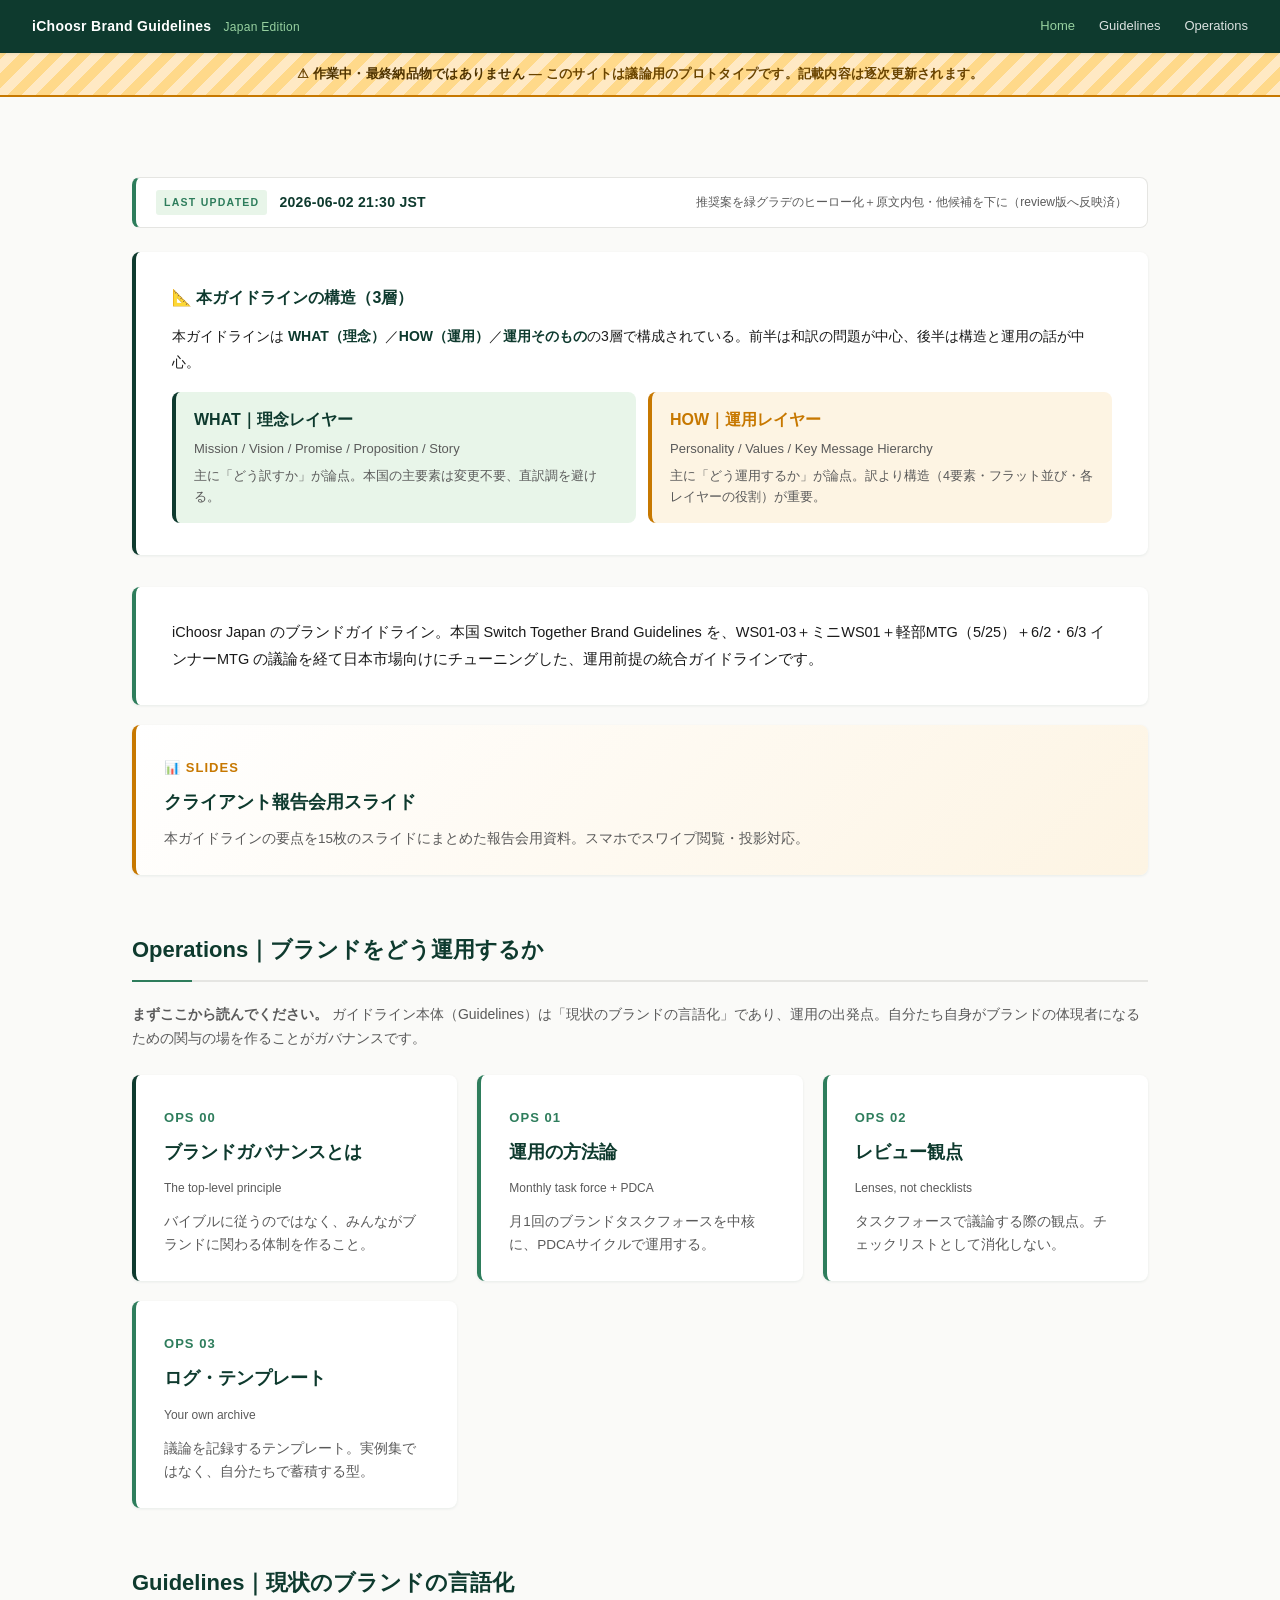
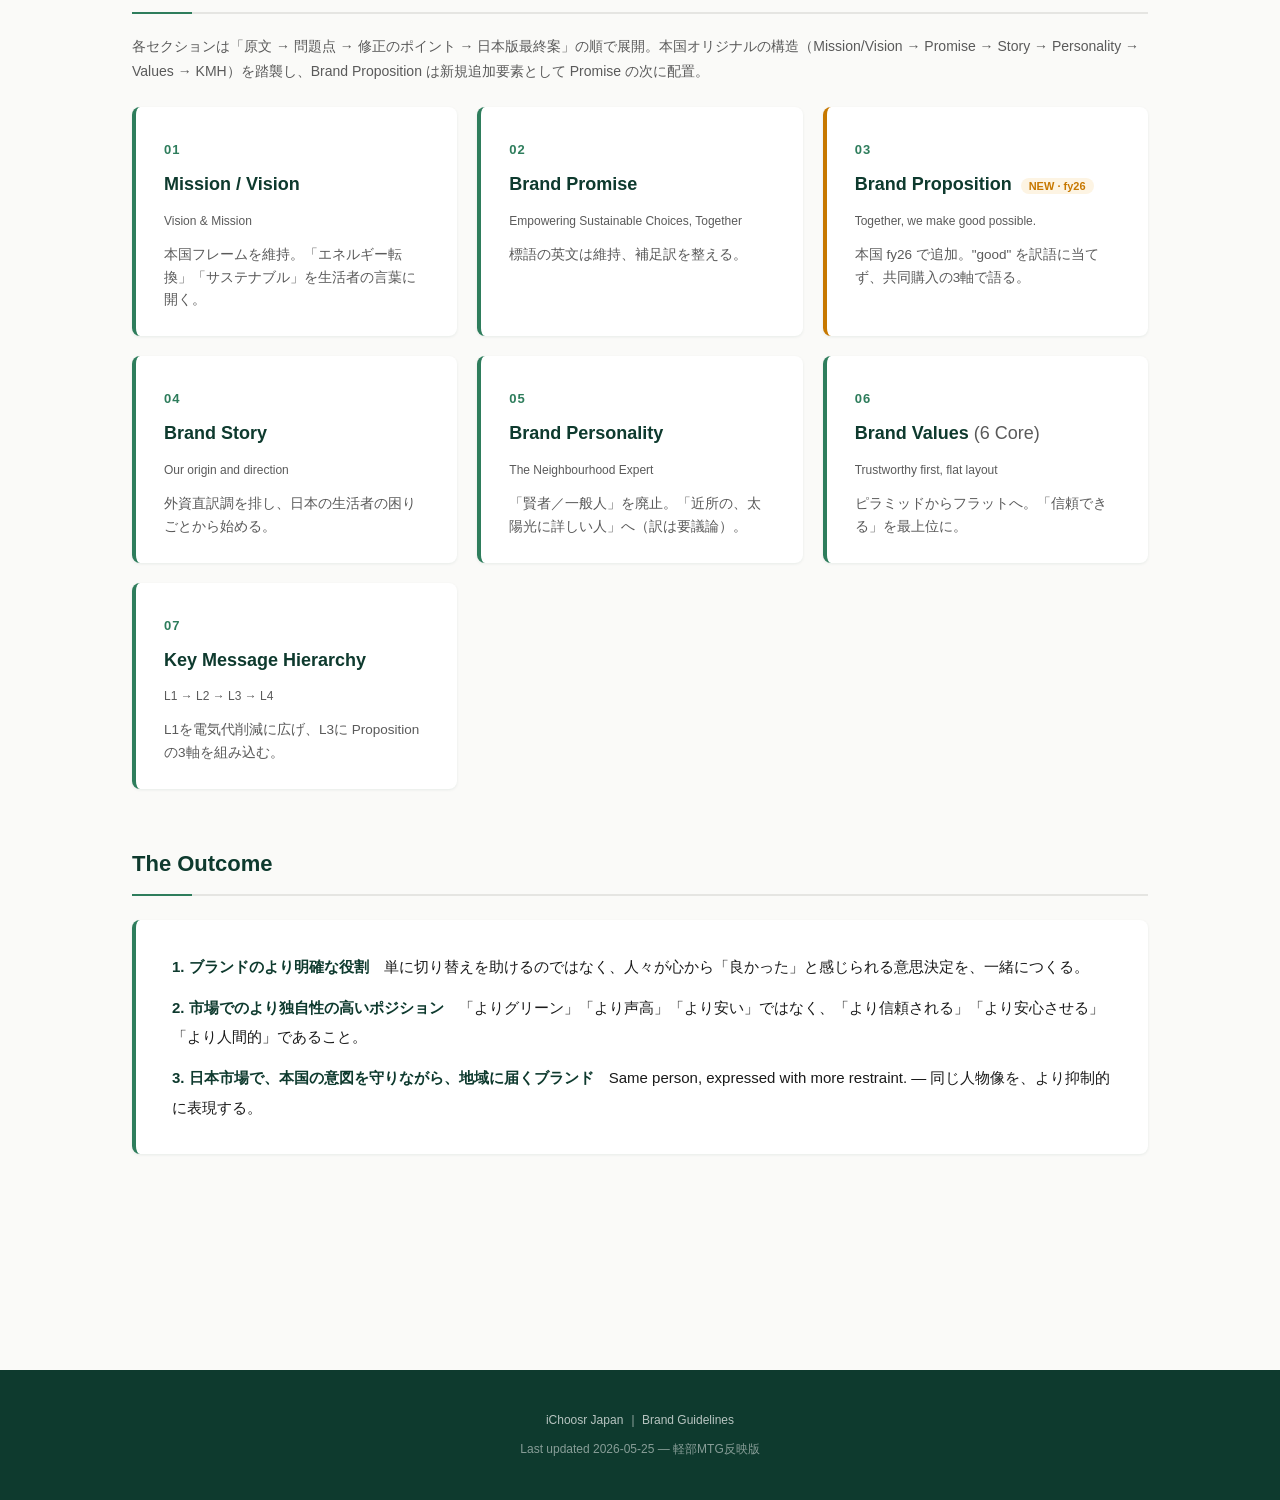
<file: index.html>
<!DOCTYPE html>
<html lang="ja">
<head>
<meta charset="UTF-8">
<meta name="viewport" content="width=device-width, initial-scale=1.0">
<title>iChoosr 日本版ブランドガイドライン</title>
<meta name="robots" content="noindex,nofollow">
<meta name="description" content="iChoosr 日本版ブランドガイドライン。本国 Switch Together Brand Guidelines を WS01-03＋ミニWS01 の議論を経て日本市場向けにチューニングした、運用前提の統合ガイドライン。">
<link rel="icon" type="image/svg+xml" href="favicon.svg">
<meta property="og:title" content="iChoosr 日本版ブランドガイドライン">
<meta property="og:description" content="運用前提の統合ブランドガイドライン。">
<meta property="og:type" content="website">
<meta property="og:image" content="og-image.svg">
<meta name="twitter:card" content="summary_large_image">
<link rel="stylesheet" href="assets/style.css">
</head>
<body>

<header class="site-header">
  <div class="brand">iChoosr Brand Guidelines <span>Japan Edition</span></div>
  <nav>
    <a href="index.html" class="active">Home</a>
    <a href="guidelines/01-mission-vision.html">Guidelines</a>
    <a href="operations/00-governance.html">Operations</a>
  </nav>
</header>

<div class="wip-banner">
  ⚠ <strong>作業中・最終納品物ではありません</strong> — このサイトは議論用のプロトタイプです。記載内容は逐次更新されます。
</div>

<main>
<div class="container">

  <div class="last-updated">
    <span class="lu-label">Last updated</span>
    <span class="lu-time">2026-06-02 21:30 JST</span>
    <span class="lu-note">推奨案を緑グラデのヒーロー化＋原文内包・他候補を下に（review版へ反映済）</span>
  </div>

  <section class="intro-block" style="margin: 24px 0 32px; border-left-color: var(--deep);">
    <h3 style="font-size: 16px; color: var(--deep); margin-bottom: 12px;">📐 本ガイドラインの構造（3層）</h3>
    <p style="font-size: 14px; line-height: 1.85;">本ガイドラインは <strong>WHAT（理念）</strong>／<strong>HOW（運用）</strong>／<strong>運用そのもの</strong>の3層で構成されている。前半は和訳の問題が中心、後半は構造と運用の話が中心。</p>
    <div style="display: grid; grid-template-columns: repeat(auto-fit, minmax(250px, 1fr)); gap: 12px; margin-top: 16px;">
      <div style="padding: 14px 18px; background: var(--tint); border-radius: 8px; border-left: 4px solid var(--deep);">
        <strong style="color: var(--deep);">WHAT｜理念レイヤー</strong><br>
        <span style="font-size: 13px; color: var(--gray);">Mission / Vision / Promise / Proposition / Story</span><br>
        <span style="font-size: 12.5px; color: var(--gray); margin-top: 4px; display: block;">主に「どう訳すか」が論点。本国の主要素は変更不要、直訳調を避ける。</span>
      </div>
      <div style="padding: 14px 18px; background: var(--amber-soft); border-radius: 8px; border-left: 4px solid var(--amber);">
        <strong style="color: var(--amber);">HOW｜運用レイヤー</strong><br>
        <span style="font-size: 13px; color: var(--gray);">Personality / Values / Key Message Hierarchy</span><br>
        <span style="font-size: 12.5px; color: var(--gray); margin-top: 4px; display: block;">主に「どう運用するか」が論点。訳より構造（4要素・フラット並び・各レイヤーの役割）が重要。</span>
      </div>
    </div>
  </section>

  <section class="intro-block" style="margin: 24px 0 0;">
    <p style="font-size: 14.5px; line-height: 1.85; color: var(--ink);">iChoosr Japan のブランドガイドライン。本国 Switch Together Brand Guidelines を、WS01-03＋ミニWS01＋軽部MTG（5/25）＋6/2・6/3 インナーMTG の議論を経て日本市場向けにチューニングした、運用前提の統合ガイドラインです。</p>
  </section>

  <a href="slides.html" class="section-card" style="display:block; margin-top:20px; border-left-color: var(--amber); background: linear-gradient(135deg, var(--paper) 0%, var(--amber-soft) 100%);">
    <span class="num" style="color: var(--amber);">📊 SLIDES</span>
    <h3>クライアント報告会用スライド</h3>
    <p class="desc">本ガイドラインの要点を15枚のスライドにまとめた報告会用資料。スマホでスワイプ閲覧・投影対応。</p>
  </a>

  <h2 class="section-h">Operations｜ブランドをどう運用するか</h2>
  <p style="color: var(--gray); margin-bottom: 8px; font-size: 14px;"><strong>まずここから読んでください。</strong> ガイドライン本体（Guidelines）は「現状のブランドの言語化」であり、運用の出発点。自分たち自身がブランドの体現者になるための関与の場を作ることがガバナンスです。</p>
  <div class="section-grid">
    <a href="operations/00-governance.html" class="section-card" style="border-left-color: var(--deep);">
      <span class="num">OPS 00</span>
      <h3>ブランドガバナンスとは</h3>
      <p class="en">The top-level principle</p>
      <p class="desc">バイブルに従うのではなく、みんながブランドに関わる体制を作ること。</p>
    </a>
    <a href="operations/01-methodology.html" class="section-card">
      <span class="num">OPS 01</span>
      <h3>運用の方法論</h3>
      <p class="en">Monthly task force + PDCA</p>
      <p class="desc">月1回のブランドタスクフォースを中核に、PDCAサイクルで運用する。</p>
    </a>
    <a href="operations/02-checklist.html" class="section-card">
      <span class="num">OPS 02</span>
      <h3>レビュー観点</h3>
      <p class="en">Lenses, not checklists</p>
      <p class="desc">タスクフォースで議論する際の観点。チェックリストとして消化しない。</p>
    </a>
    <a href="operations/03-templates.html" class="section-card">
      <span class="num">OPS 03</span>
      <h3>ログ・テンプレート</h3>
      <p class="en">Your own archive</p>
      <p class="desc">議論を記録するテンプレート。実例集ではなく、自分たちで蓄積する型。</p>
    </a>
  </div>

  <h2 class="section-h">Guidelines｜現状のブランドの言語化</h2>
  <p style="color: var(--gray); margin-bottom: 8px; font-size: 14px;">各セクションは「原文 → 問題点 → 修正のポイント → 日本版最終案」の順で展開。本国オリジナルの構造（Mission/Vision → Promise → Story → Personality → Values → KMH）を踏襲し、Brand Proposition は新規追加要素として Promise の次に配置。</p>
  <div class="section-grid">
    <a href="guidelines/01-mission-vision.html" class="section-card">
      <span class="num">01</span>
      <h3>Mission / Vision</h3>
      <p class="en">Vision &amp; Mission</p>
      <p class="desc">本国フレームを維持。「エネルギー転換」「サステナブル」を生活者の言葉に開く。</p>
    </a>
    <a href="guidelines/02-brand-promise.html" class="section-card">
      <span class="num">02</span>
      <h3>Brand Promise</h3>
      <p class="en">Empowering Sustainable Choices, Together</p>
      <p class="desc">標語の英文は維持、補足訳を整える。</p>
    </a>
    <a href="guidelines/03-brand-proposition.html" class="section-card" style="border-left-color: var(--amber);">
      <span class="num">03</span>
      <h3>Brand Proposition <span style="font-size: 11px; color: var(--amber); background: var(--amber-soft); padding: 2px 8px; border-radius: 999px; margin-left: 4px;">NEW · fy26</span></h3>
      <p class="en">Together, we make good possible.</p>
      <p class="desc">本国 fy26 で追加。"good" を訳語に当てず、共同購入の3軸で語る。</p>
    </a>
    <a href="guidelines/04-brand-story.html" class="section-card">
      <span class="num">04</span>
      <h3>Brand Story</h3>
      <p class="en">Our origin and direction</p>
      <p class="desc">外資直訳調を排し、日本の生活者の困りごとから始める。</p>
    </a>
    <a href="guidelines/05-brand-personality.html" class="section-card">
      <span class="num">05</span>
      <h3>Brand Personality</h3>
      <p class="en">The Neighbourhood Expert</p>
      <p class="desc">「賢者／一般人」を廃止。「近所の、太陽光に詳しい人」へ（訳は要議論）。</p>
    </a>
    <a href="guidelines/06-brand-values.html" class="section-card">
      <span class="num">06</span>
      <h3>Brand Values <span style="color: var(--gray); font-weight: 400;">(6 Core)</span></h3>
      <p class="en">Trustworthy first, flat layout</p>
      <p class="desc">ピラミッドからフラットへ。「信頼できる」を最上位に。</p>
    </a>
    <a href="guidelines/07-key-message-hierarchy.html" class="section-card">
      <span class="num">07</span>
      <h3>Key Message Hierarchy</h3>
      <p class="en">L1 → L2 → L3 → L4</p>
      <p class="desc">L1を電気代削減に広げ、L3に Proposition の3軸を組み込む。</p>
    </a>
  </div>

  <h2 class="section-h">The Outcome</h2>
  <div class="intro-block">
    <p><strong>1. ブランドのより明確な役割</strong>　単に切り替えを助けるのではなく、人々が心から「良かった」と感じられる意思決定を、一緒につくる。</p>
    <p><strong>2. 市場でのより独自性の高いポジション</strong>　「よりグリーン」「より声高」「より安い」ではなく、「より信頼される」「より安心させる」「より人間的」であること。</p>
    <p><strong>3. 日本市場で、本国の意図を守りながら、地域に届くブランド</strong>　Same person, expressed with more restraint. — 同じ人物像を、より抑制的に表現する。</p>
  </div>

</div>
</main>

<footer>
  <div>iChoosr Japan ｜ Brand Guidelines</div>
  <div class="meta">Last updated 2026-05-25 — 軽部MTG反映版</div>
</footer>

</body>
</html>
</file>
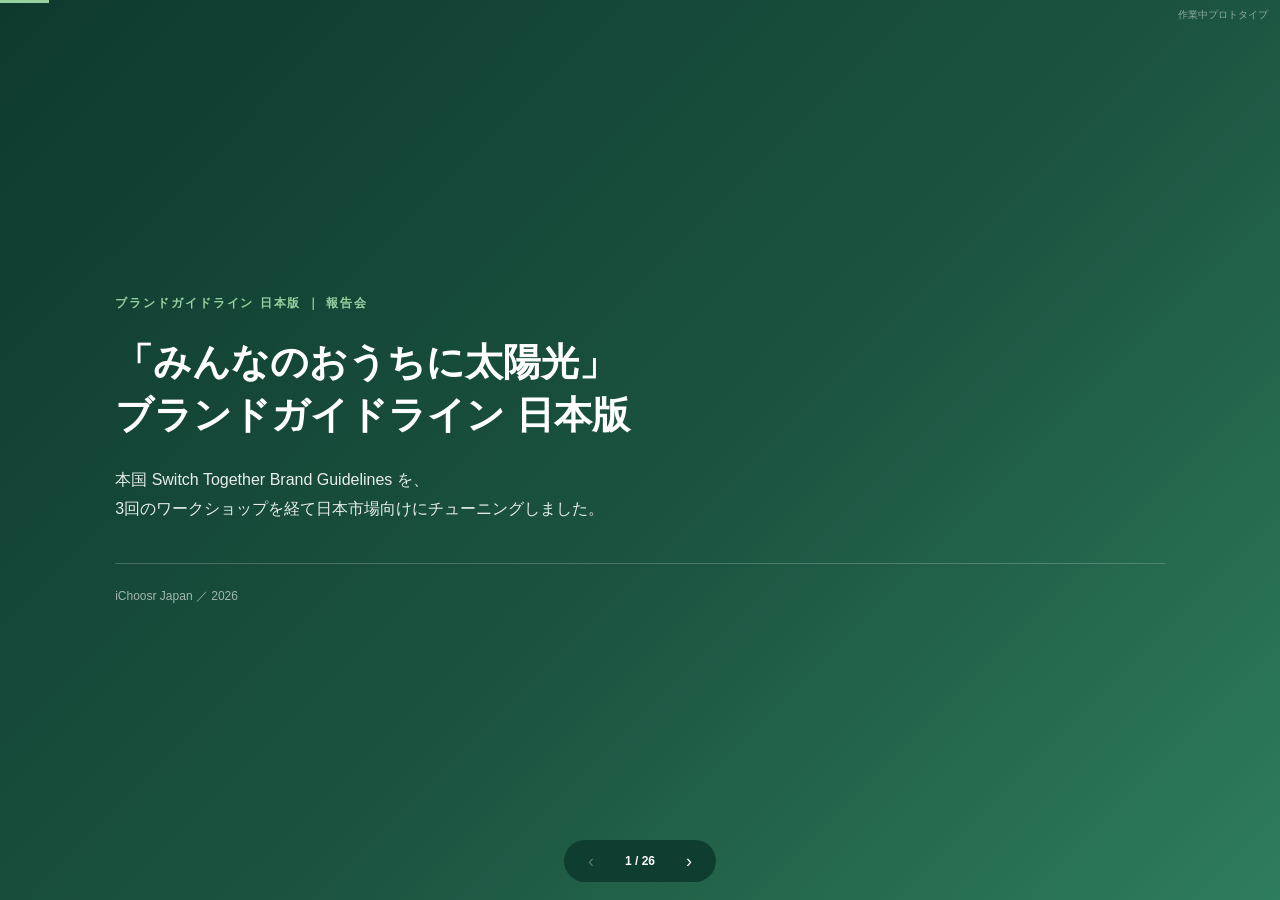
<file: slides.html>
<!DOCTYPE html>
<html lang="ja">
<head>
<meta charset="UTF-8">
<meta name="viewport" content="width=device-width, initial-scale=1.0, maximum-scale=1.0, user-scalable=no">
<title>iChoosr ブランドガイドライン 日本版 ｜ 報告会</title>
<meta name="robots" content="noindex,nofollow">
<link rel="icon" type="image/svg+xml" href="favicon.svg">
<style>
:root {
  --deep:#0E3A2E; --mid:#2E7D5C; --soft:#5BA68A; --pale:#97D1A0;
  --tint:#E8F5E9; --bg:#FAFAF8; --paper:#FFF; --ink:#1A1A1A;
  --gray:#5A5A5A; --line:#E5E5E2; --amber:#C77800; --amber-soft:#FDF4E3;
  --ng:#B0413E; --ng-soft:#FBEEEE;
  --font:"Hiragino Kaku Gothic ProN","Yu Gothic","Noto Sans JP",sans-serif;
  --font-en:"Inter","Helvetica Neue",Arial,sans-serif;
}
* { box-sizing:border-box; margin:0; padding:0; -webkit-tap-highlight-color:transparent; }
html,body { height:100%; }
body { font-family:var(--font); color:var(--ink); background:var(--deep); overflow:hidden; }

.deck {
  display:flex; flex-direction:row;
  width:100%; height:100vh; height:100dvh;
  overflow-x:auto; overflow-y:hidden;
  scroll-snap-type:x mandatory; scroll-behavior:smooth;
  -webkit-overflow-scrolling:touch;
}
.deck::-webkit-scrollbar { display:none; }
.slide {
  flex:0 0 100%; width:100vw; height:100vh; height:100dvh;
  scroll-snap-align:center; scroll-snap-stop:always;
  display:flex; align-items:center; justify-content:center;
  padding:0; background:var(--bg);
}
.slide-inner {
  width:100%; max-width:1000px; height:100%;
  padding:44px 56px; overflow-y:auto;
  display:flex; flex-direction:column; justify-content:center;
}
@media (max-width:680px) {
  .slide-inner { padding:58px 20px 40px; justify-content:flex-start; max-width:none; }
}

/* 見出し */
.s-head { margin-bottom:20px; border-left:5px solid var(--deep); padding-left:16px; }
.s-num { font-family:var(--font-en); font-size:13px; font-weight:700; color:var(--mid); letter-spacing:.1em; }
.s-cat { font-size:12px; font-weight:700; color:var(--amber); margin-left:10px; letter-spacing:.04em; }
.s-head h2 { font-size:28px; font-weight:800; color:var(--deep); line-height:1.3; margin-top:6px; }
@media (max-width:680px) { .s-head h2 { font-size:21px; } }
.lead { font-size:14.5px; line-height:1.8; color:var(--ink); margin-bottom:20px; }
.note-line { font-size:12px; color:var(--gray); margin-top:18px; line-height:1.7; }

/* 表紙 */
.s-cover, .s-closing {
  width:100%; min-height:100%; padding:64px 9vw;
  display:flex; flex-direction:column; justify-content:center;
  background:linear-gradient(135deg,var(--deep) 0%,#1B5340 55%,var(--mid) 100%);
  color:#fff;
}
.slide.is-cover { padding:0; }
.slide.is-cover .slide-inner { max-width:none; width:100%; padding:0; height:100%; }
.cover-label { font-family:var(--font-en); font-size:12px; font-weight:700; letter-spacing:.16em; color:var(--pale); margin-bottom:24px; }
.s-cover h1, .s-closing h1 { font-size:38px; font-weight:800; line-height:1.4; margin-bottom:24px; }
@media (max-width:680px) { .s-cover h1, .s-closing h1 { font-size:26px; } }
.cover-sub { font-size:16px; line-height:1.8; color:rgba(255,255,255,.9); margin-bottom:40px; }
@media (max-width:680px) { .cover-sub { font-size:14px; } }
.cover-foot { font-family:var(--font-en); font-size:12px; color:rgba(255,255,255,.6); padding-top:24px; border-top:1px solid rgba(255,255,255,.2); }

/* ゴール（バグ修正：本文を専用ラッパに） */
.goal-grid { display:flex; flex-direction:column; gap:14px; }
.goal-card { background:var(--paper); border-radius:10px; padding:18px 24px; border-left:4px solid var(--mid); box-shadow:0 1px 3px rgba(14,58,46,.08); display:flex; gap:18px; align-items:flex-start; }
.gnum { flex:0 0 auto; font-family:var(--font-en); font-size:26px; font-weight:800; color:var(--mid); line-height:1.1; width:34px; }
.gc-body { flex:1; min-width:0; }
.goal-card h3 { font-size:16px; color:var(--deep); margin-bottom:5px; }
.goal-card p { font-size:13.5px; line-height:1.7; color:var(--gray); }

/* フロー */
.flow-steps { display:flex; align-items:stretch; gap:8px; flex-wrap:wrap; }
.fstep { flex:1; min-width:140px; background:var(--paper); border-radius:10px; padding:18px; box-shadow:0 1px 3px rgba(14,58,46,.08); }
.fstep.accent { background:var(--deep); color:#fff; }
.fstep.accent h3, .fstep.accent .ft-tag { color:#fff; }
.fstep.accent p { color:rgba(255,255,255,.85); }
.ft-tag { font-family:var(--font-en); font-size:10px; font-weight:700; letter-spacing:.1em; color:var(--mid); display:block; margin-bottom:8px; }
.fstep h3 { font-size:15px; color:var(--deep); margin-bottom:6px; }
.fstep p { font-size:12px; line-height:1.6; color:var(--gray); }
.farrow { align-self:center; color:var(--gray); font-size:18px; }
@media (max-width:680px) { .farrow { display:none; } .flow-steps { flex-direction:column; } }

/* 基本方針 */
.principle-grid { display:flex; gap:16px; flex-wrap:wrap; }
.p-card { flex:1; min-width:200px; background:var(--paper); border-radius:10px; padding:24px 26px; border-top:4px solid var(--mid); box-shadow:0 1px 3px rgba(14,58,46,.08); }
.pk { font-family:var(--font-en); font-size:12px; font-weight:700; color:var(--mid); letter-spacing:.08em; margin-bottom:10px; }
.p-card h3 { font-size:19px; color:var(--deep); line-height:1.45; margin-bottom:12px; }
.p-card p { font-size:13.5px; line-height:1.75; color:var(--gray); }

/* 全体構造 */
.layer-grid { display:flex; flex-direction:column; gap:12px; }
.layer-box { border-radius:10px; padding:18px 24px; }
.layer-box.what { background:var(--tint); border-left:4px solid var(--deep); }
.layer-box.how { background:var(--amber-soft); border-left:4px solid var(--amber); }
.layer-box.ops { background:#EEF2F0; border-left:4px solid var(--soft); }
.lb-tag { font-family:var(--font-en); font-size:12px; font-weight:700; letter-spacing:.08em; display:block; margin-bottom:8px; }
.layer-box.what .lb-tag { color:var(--deep); }
.layer-box.how .lb-tag { color:var(--amber); }
.layer-box.ops .lb-tag { color:var(--mid); }
.lb-items { font-size:14.5px; font-weight:700; color:var(--deep); margin-bottom:6px; }
.lb-desc { font-size:13px; line-height:1.65; color:var(--gray); }

/* ===== 推奨案（左大・緑グラデ） ===== */
.reco-grid { display:flex; gap:22px; align-items:stretch; }
@media (max-width:680px) { .reco-grid { flex-direction:column; gap:14px; } }
.reco-main { flex:1.45; display:flex; flex-direction:column; gap:14px; }
.reco-side { flex:1; display:flex; flex-direction:column; gap:11px; min-width:0; }
.rec-box { background:linear-gradient(135deg,var(--deep) 0%,var(--mid) 100%); color:#fff; border-radius:12px; padding:22px 24px; box-shadow:0 6px 22px rgba(14,58,46,.22); }
.rec-lbl { display:inline-block; font-family:var(--font-en); font-size:10.5px; font-weight:700; letter-spacing:.06em; color:var(--deep); background:var(--pale); padding:3px 11px; border-radius:999px; margin-bottom:12px; }
.rec-main { font-weight:700; line-height:1.6; }
.rec-box.lg .rec-main { font-size:21px; }
.rec-box.md .rec-main { font-size:16.5px; }
.rec-box.sm .rec-main { font-size:13.5px; font-weight:600; }
.rec-box.sm .rec-main p { margin-bottom:8px; }
@media (max-width:680px) {
  .rec-box.lg .rec-main { font-size:18px; }
  .rec-box.md .rec-main { font-size:15.5px; }
}
.rec-aim { font-size:12px; line-height:1.7; color:rgba(255,255,255,.9); padding-top:11px; margin-top:12px; border-top:1px solid rgba(255,255,255,.22); }
.rec-sub { background:rgba(255,255,255,.13); border-radius:8px; padding:12px 16px; margin-top:12px; }
.rs-label { display:block; font-size:11.5px; font-weight:700; color:var(--pale); margin-bottom:7px; }
.rec-sub ul { list-style:none; }
.rec-sub li { font-size:13px; line-height:1.75; color:#fff; }
.rec-sub li b { color:var(--pale); }
.rec-sub li.arrow { color:rgba(255,255,255,.7); font-size:11.5px; padding:2px 0; }

/* 右カラム：原文・方針・他候補 */
.src-box { background:#F2F3EF; border-radius:8px; padding:13px 16px; }
.src-lbl { font-size:10px; font-weight:700; letter-spacing:.04em; color:var(--gray); display:block; margin-bottom:7px; }
.src-en { font-family:var(--font-en); font-size:11px; line-height:1.55; color:var(--gray); margin-bottom:5px; }
.src-jp { font-size:11.5px; line-height:1.65; color:var(--gray); }
.policy-line { font-size:13px; line-height:1.7; color:var(--ink); }
.pl-lbl { display:inline-block; font-size:11px; font-weight:700; color:#fff; background:var(--mid); padding:2px 8px; border-radius:4px; margin-right:7px; }
.other-box { background:var(--paper); border:1px solid var(--line); border-radius:8px; padding:12px 16px; }
.ob-label { font-size:11px; font-weight:700; color:var(--gray); display:block; margin-bottom:6px; }
.opt-card { padding:7px 0; border-top:1px dashed var(--line); }
.opt-card:first-of-type { border-top:none; padding-top:2px; }
.opt-num { font-size:11px; font-weight:700; color:var(--mid); display:block; margin-bottom:2px; }
.opt-body { font-size:12px; line-height:1.6; color:var(--ink); }

/* 考え方（論点＋WSメモ） */
.ronten-grid { display:flex; gap:14px; margin-bottom:16px; }
@media (max-width:680px) { .ronten-grid { flex-direction:column; } }
.ronten-card { flex:1; background:var(--paper); border-radius:10px; padding:16px 18px; border-top:3px solid var(--mid); box-shadow:0 1px 3px rgba(14,58,46,.08); }
.rt-tag { font-size:11px; font-weight:700; color:var(--mid); display:block; margin-bottom:6px; }
.ronten-card h4 { font-size:14px; color:var(--deep); line-height:1.45; margin-bottom:8px; }
.ronten-card p { font-size:12px; line-height:1.65; color:var(--gray); }
.think-bottom { display:flex; gap:14px; align-items:stretch; }
@media (max-width:680px) { .think-bottom { flex-direction:column; } }
.ws-box { flex:1.4; background:var(--tint); border-radius:10px; padding:16px 20px; }
.ws-label { font-size:11.5px; font-weight:700; color:var(--deep); display:block; margin-bottom:8px; }
.ws-box ul { list-style:none; }
.ws-box li { font-size:12.5px; line-height:1.75; color:var(--ink); padding-left:14px; position:relative; }
.ws-box li::before { content:""; position:absolute; left:2px; top:11px; width:5px; height:5px; border-radius:50%; background:var(--soft); }
.ask-box { flex:1; background:var(--amber-soft); border-left:4px solid var(--amber); border-radius:6px; padding:14px 18px; font-size:12.5px; line-height:1.7; color:var(--ink); }
.ask-label { font-size:11px; font-weight:700; color:var(--amber); display:block; margin-bottom:6px; }

/* KMH */
.kmh-rows { display:flex; flex-direction:column; gap:10px; }
.kr { display:grid; grid-template-columns:54px 1fr; gap:16px; background:var(--paper); border-radius:8px; padding:14px 20px; box-shadow:0 1px 3px rgba(14,58,46,.08); border-left:4px solid var(--soft); align-items:start; }
.kr-lv { font-family:var(--font-en); font-size:20px; font-weight:800; color:var(--deep); }
.kr strong { font-size:14px; color:var(--deep); }
.kr p { font-size:12.5px; line-height:1.6; color:var(--ink); margin-top:4px; }
.kr-note { display:block; font-size:11.5px; color:var(--amber); margin-top:4px; }

/* ガバナンス */
.gov-hero { background:linear-gradient(135deg,var(--deep) 0%,var(--mid) 100%); color:#fff; border-radius:12px; padding:22px 28px; margin-bottom:16px; }
.gov-lead { font-size:18px; line-height:1.65; }
.gov-sub { font-size:12.5px; line-height:1.7; color:rgba(255,255,255,.85); margin-top:10px; }
@media (max-width:680px) { .gov-lead { font-size:15px; } }
.gov-grid { display:flex; gap:12px; flex-wrap:wrap; }
.gov-card { flex:1; min-width:160px; background:var(--paper); border-radius:10px; padding:16px 18px; border-top:4px solid var(--mid); box-shadow:0 1px 3px rgba(14,58,46,.08); }
.gov-card h3 { font-size:14px; color:var(--deep); margin-bottom:6px; }
.gov-card p { font-size:12px; line-height:1.65; color:var(--gray); }

/* NOT/THIS 比較 */
.cmp-grid { display:flex; gap:14px; margin-bottom:16px; }
@media (max-width:680px) { .cmp-grid { flex-direction:column; } }
.cmp-card { flex:1; border-radius:10px; padding:16px 20px; }
.cmp-card.no { background:var(--ng-soft); border-left:4px solid var(--ng); }
.cmp-card.yes { background:var(--tint); border-left:4px solid var(--mid); }
.cmp-label { font-family:var(--font-en); font-size:10px; font-weight:700; letter-spacing:.06em; display:block; margin-bottom:7px; }
.cmp-card.no .cmp-label { color:var(--ng); }
.cmp-card.yes .cmp-label { color:var(--mid); }
.cmp-card h4 { font-size:15px; color:var(--deep); margin-bottom:7px; }
.cmp-card p { font-size:12.5px; line-height:1.7; color:var(--gray); }

/* オペレーション 2カラム */
.ops-2col { display:flex; gap:20px; }
@media (max-width:680px) { .ops-2col { flex-direction:column; } }
.ops-col { flex:1; }
.ops-col-label { font-size:12px; font-weight:700; color:var(--mid); display:block; margin-bottom:10px; letter-spacing:.02em; }
.ag-rows { display:flex; flex-direction:column; gap:8px; }
.ag-row { display:flex; gap:12px; background:var(--paper); border-radius:8px; padding:10px 14px; box-shadow:0 1px 3px rgba(14,58,46,.07); align-items:flex-start; }
.ag-step { flex:0 0 auto; width:22px; height:22px; border-radius:50%; background:var(--mid); color:#fff; font-family:var(--font-en); font-size:12px; font-weight:700; display:flex; align-items:center; justify-content:center; margin-top:2px; }
.ag-row b { font-size:13px; color:var(--deep); }
.ag-row p { font-size:11.5px; line-height:1.55; color:var(--gray); margin-top:2px; }
.pdca-grid { display:flex; flex-direction:column; gap:8px; }
.pdca-card { background:var(--paper); border-radius:8px; padding:11px 16px; box-shadow:0 1px 3px rgba(14,58,46,.07); border-left:3px solid var(--soft); }
.pdca-card.act { border-left-color:var(--amber); }
.pd-k { font-family:var(--font-en); font-size:11px; font-weight:700; color:var(--mid); letter-spacing:.06em; margin-right:8px; }
.pdca-card.act .pd-k { color:var(--amber); }
.pdca-card b { font-size:13px; color:var(--deep); }
.pdca-card p { font-size:11.5px; line-height:1.55; color:var(--gray); margin-top:3px; }

/* CASE 4分類 */
.case-grid { display:flex; gap:12px; flex-wrap:wrap; }
.case-card { flex:1; min-width:200px; background:var(--paper); border-radius:10px; padding:16px 18px; box-shadow:0 1px 3px rgba(14,58,46,.08); border-top:3px solid var(--line); }
.case-card.on { border-top-color:var(--mid); }
.case-card.hot { background:var(--tint); border-top-color:var(--amber); }
.case-num { font-family:var(--font-en); font-size:11px; font-weight:700; color:var(--gray); display:block; margin-bottom:6px; }
.case-card.hot .case-num { color:var(--amber); }
.case-card h4 { font-size:14px; color:var(--deep); margin-bottom:6px; }
.case-card p { font-size:12px; line-height:1.65; color:var(--gray); }
.case-card b { color:var(--deep); }

/* レビュー観点 lens */
.lens-grid { display:flex; gap:12px; flex-wrap:wrap; margin-top:10px; }
.lens-card { flex:1; min-width:200px; background:var(--paper); border-radius:10px; padding:14px 18px; box-shadow:0 1px 3px rgba(14,58,46,.08); border-left:4px solid var(--soft); }
.lens-k { font-family:var(--font-en); font-size:11px; font-weight:700; color:var(--mid); letter-spacing:.04em; display:block; margin-bottom:6px; }
.lens-card p { font-size:12px; line-height:1.65; color:var(--gray); }

/* ログテーブル */
.log-wrap { border:1px solid var(--line); border-radius:8px; overflow:hidden; margin-bottom:14px; }
.log-bar { background:var(--tint); font-size:11.5px; font-weight:700; color:var(--deep); padding:8px 14px; }
.log-table { width:100%; border-collapse:collapse; }
.log-table th, .log-table td { border:1px solid var(--line); padding:7px 9px; font-size:11px; line-height:1.5; text-align:left; vertical-align:top; }
.log-table th { background:#F2F3EF; color:var(--gray); font-weight:700; font-size:10.5px; }
.log-table th.hot { background:var(--amber-soft); color:var(--amber); }
.log-table td { color:var(--ink); }
.log-note { background:var(--amber-soft); border-left:4px solid var(--amber); border-radius:6px; padding:13px 18px; font-size:12.5px; line-height:1.75; color:var(--ink); }
.ln-tag { font-size:11px; font-weight:700; color:var(--amber); display:block; margin-bottom:5px; }

/* 論点まとめ */
.ask-list { display:flex; flex-direction:column; gap:9px; }
.al-row { display:grid; grid-template-columns:180px 1fr; gap:16px; background:var(--paper); border-radius:8px; padding:13px 20px; box-shadow:0 1px 3px rgba(14,58,46,.08); border-left:4px solid var(--amber); align-items:center; }
@media (max-width:680px) { .al-row { grid-template-columns:1fr; gap:4px; } }
.al-sec { font-size:13px; font-weight:700; color:var(--deep); }
.al-row p { font-size:12.5px; line-height:1.6; color:var(--ink); }

/* ナビ */
.nav { position:fixed; bottom:18px; left:50%; transform:translateX(-50%); display:flex; align-items:center; gap:14px; background:rgba(14,58,46,.9); padding:8px 16px; border-radius:999px; z-index:50; }
.nav button { background:none; border:none; color:#fff; font-size:18px; cursor:pointer; padding:4px 8px; line-height:1; }
.nav button:disabled { opacity:.3; }
.nav .pageno { font-family:var(--font-en); font-size:12px; color:#fff; font-weight:600; min-width:48px; text-align:center; }
.progress { position:fixed; top:0; left:0; height:3px; background:var(--pale); z-index:51; transition:width .2s; }
.wip { position:fixed; top:8px; right:12px; font-size:10px; color:rgba(255,255,255,.5); z-index:50; font-family:var(--font-en); }

/* ===== 印刷／PDF（各スライド1ページ・16:9横） ===== */
@media print {
  html, body { height:auto; overflow:visible; background:#fff; }
  .deck { display:block; width:auto; height:auto; overflow:visible; scroll-snap-type:none; }
  .slide { width:1280px; height:720px; page-break-after:always; break-after:page; overflow:hidden; }
  .slide-inner { width:1280px; max-width:1280px; height:720px; padding:42px 64px; justify-content:center; overflow:hidden; }
  .nav, .progress, .wip { display:none !important; }
  @page { size:1280px 720px; margin:0; }
  .rec-box, .rec-sub, .gov-hero, .fstep.accent, .s-cover, .s-closing,
  .layer-box.what, .layer-box.how, .layer-box.ops, .ask-box, .src-box,
  .cmp-card.no, .cmp-card.yes, .case-card.hot, .log-bar, .log-note,
  .ws-box, .pdca-card.act, .ag-step, .log-table th.hot {
    -webkit-print-color-adjust:exact; print-color-adjust:exact;
  }
}
</style>
</head>
<body>
<div class="progress" id="progress"></div>
<div class="wip">作業中プロトタイプ</div>
<div class="deck" id="deck">
<section class="slide is-cover" id="slide-1"><div class="slide-inner">
<div class="s-cover">
  <div class="cover-label">ブランドガイドライン 日本版 ｜ 報告会</div>
  <h1>「みんなのおうちに太陽光」<br>ブランドガイドライン 日本版</h1>
  <p class="cover-sub">本国 Switch Together Brand Guidelines を、<br>3回のワークショップを経て日本市場向けにチューニングしました。</p>
  <div class="cover-foot">iChoosr Japan ／ 2026</div>
</div>
</div></section>
<section class="slide" id="slide-2"><div class="slide-inner">
<div class="s-head"><span class="s-num">01</span><h2>本日のゴール</h2></div>
<div class="goal-grid">
  <div class="goal-card"><div class="gnum">1</div><div class="gc-body"><h3>日本版の方向性を共有する</h3><p>本国ブックを日本市場向けにどう変えたか、その考え方と各要素の案をご覧いただきます。</p></div></div>
  <div class="goal-card"><div class="gnum">2</div><div class="gc-body"><h3>いくつかの論点にご意見をいただく</h3><p>まだ決め切れていない点について、皆さまの感覚をお聞かせください。</p></div></div>
  <div class="goal-card"><div class="gnum">3</div><div class="gc-body"><h3>運用の進め方を確認する</h3><p>このガイドラインを「作って終わり」にせず、どう使い続けるかを共有します。</p></div></div>
</div>
<p class="note-line">※ 完成版ではなく、議論のたたき台です。本日の意見を踏まえて仕上げていきます。</p>
</div></section>
<section class="slide" id="slide-3"><div class="slide-inner">
<div class="s-head"><span class="s-num">02</span><h2>プロジェクトの全体像</h2></div>
<p class="lead">本国のブランドブックを起点に、3回のワークショップで日本市場の実態と現場の声を反映し、日本版に落とし込みました。</p>
<div class="flow-steps">
  <div class="fstep"><span class="ft-tag">INPUT</span><h3>本国ブランドブック</h3><p>Switch Together Brand Guidelines ＋ fy26追加資料</p></div>
  <div class="farrow">→</div>
  <div class="fstep"><span class="ft-tag">WS 01-03</span><h3>3回のワークショップ</h3><p>内部分析 / 外部分析 / ユーザー分析</p></div>
  <div class="farrow">→</div>
  <div class="fstep"><span class="ft-tag">ミニWS</span><h3>方向性の確認</h3><p>各要素をどう変えるかを合意（5/18）</p></div>
  <div class="farrow">→</div>
  <div class="fstep accent"><span class="ft-tag">OUTPUT</span><h3>日本版ガイドライン</h3><p>本日ご報告する成果物</p></div>
</div>
</div></section>
<section class="slide" id="slide-4"><div class="slide-inner">
<div class="s-head"><span class="s-num">03</span><h2>日本版チューニングの 3つの基本方針</h2></div>
<div class="principle-grid">
  <div class="p-card"><div class="pk">方針 1</div><h3>本国の主要素は<br>変えない</h3><p>ミッション・ビジョンなどブランドの幹は本国のまま。日本が独自に作り変えるものではない、という前提を守ります。</p></div>
  <div class="p-card"><div class="pk">方針 2</div><h3>直訳調を<br>避ける</h3><p>「いかにも外資」「漢字が多い」「長すぎる」というワークショップの声を受け、生活者に届く日本語に整えます。</p></div>
  <div class="p-card"><div class="pk">方針 3</div><h3>社会性を<br>上から押し付けない</h3><p>「サステナブル」は訳の問題ではなく態度の問題。理念を上から掲げるのではなく、暮らしの実利から語りかけます。</p></div>
</div>
</div></section>
<section class="slide" id="slide-5"><div class="slide-inner">
<div class="s-head"><span class="s-num">04</span><h2>ガイドラインの全体構造</h2></div>
<p class="lead">ブランド要素は、性質によって「考え方を訳す層」と「運用で活かす層」に分かれ、さらにそれを支える「運用そのもの」の層があります。</p>
<div class="layer-grid">
  <div class="layer-box what">
    <span class="lb-tag">WHAT ｜ 理念の層</span>
    <p class="lb-items">Mission・Vision ／ Brand Promise ／ Brand Proposition ／ Brand Story</p>
    <p class="lb-desc">主に「どう訳すか」が論点。本国の主要素は変えず、日本語の伝わり方を整える。</p>
  </div>
  <div class="layer-box how">
    <span class="lb-tag">HOW ｜ 運用の層</span>
    <p class="lb-items">Brand Personality ／ Brand Values ／ Key Message Hierarchy</p>
    <p class="lb-desc">主に「どう運用するか」が論点。訳より、構造の理解と現場での使い方が重要。</p>
  </div>
  <div class="layer-box ops">
    <span class="lb-tag">OPERATIONS ｜ 運用そのもの</span>
    <p class="lb-items">ガバナンス ／ 月1タスクフォース ／ レビュー観点 ／ ログ</p>
    <p class="lb-desc">作って終わりにせず、ブランドを運用しながら育て続けるための体制。</p>
  </div>
</div>
</div></section>
<section class="slide" id="slide-6"><div class="slide-inner">
<div class="s-head"><span class="s-num">05</span><span class="s-cat">WHAT ｜ 理念</span><h2>Mission / Vision</h2></div>
<div class="reco-grid">
  <div class="reco-main"><div class="rec-box md"><span class="rec-lbl">Vision（推奨）</span><div class="rec-main">誰もが、暮らしのエネルギー選びに、自然と関われるようにする。</div><p class="rec-aim">本国フレーム維持（誰もが／easy／関わる）。「エネルギー転換」を「暮らしのエネルギー選び」に開き、社会性は前に出さず「自然と関われる」と日常化。</p></div><div class="rec-box md"><span class="rec-lbl">Mission（推奨）</span><div class="rec-main">家庭と事業者をデジタルサービスで結ぶことで、暮らしのエネルギーの選択を、誰もが納得して進められるようにする。</div><p class="rec-aim">曖昧な「プログラム」を「デジタルサービスで結ぶ」に置換し、何をする会社かを具体化。結語「納得して進める」が Brand Proposition と接続。</p></div></div>
  <div class="reco-side">
    <div class="src-box"><span class="src-lbl">原文（本国オリジナル）</span><p class="src-en">[Vision] To make it easy for everyone to contribute to the energy transition.</p><p class="src-jp">誰もが、エネルギー転換に貢献することを容易にする。</p><p class="src-en" style="margin-top:8px;">[Mission] We accelerate the energy transition. … We bring together consumers and suppliers on a large scale.</p><p class="src-jp">私たちはエネルギー転換を加速させ、消費者と供給者を大規模に結びつける。</p></div>
    <div class="policy-line"><span class="pl-lbl">方針</span>本国フレームは維持。「エネルギー転換」を生活者の言葉に開き、社会性を上から出さない。</div>
    <div class="other-box"><span class="ob-label">他の候補</span><div class="opt-card"><span class="opt-num">Vision｜安心軸</span><div class="opt-body">暮らしのエネルギーの選択を、安心して決められる社会をつくる。</div></div><div class="opt-card"><span class="opt-num">Vision｜社会貢献軸</span><div class="opt-body">エネルギー転換を加速させ、誰もがその一歩を踏み出せる社会をつくる。</div></div><div class="opt-card"><span class="opt-num">Mission｜中間</span><div class="opt-body">本国の「プログラム」を残し、事業構造により忠実な版。</div></div></div>
    
  </div>
</div>
</div></section>
<section class="slide" id="slide-7"><div class="slide-inner">
<div class="s-head"><span class="s-num">06</span><span class="s-cat">WHAT ｜ 理念</span><h2>Mission / Vision ― この案に至った考え方</h2></div>
<div class="ronten-grid"><div class="ronten-card"><span class="rt-tag">論点 1｜構造</span><h4>本国フレームは変更しない</h4><p>Vision・Mission の2層構造、本国の主要素はそのまま維持する（5/18 ミニWS合意）。</p></div><div class="ronten-card"><span class="rt-tag">論点 2｜翻訳</span><h4>直訳調を避ける</h4><p>「エンパワリングなカスタマージャーニー」など、日本市場で使われない／意味が伝わらない用語を平易に言い換える。</p></div><div class="ronten-card"><span class="rt-tag">論点 3｜固有</span><h4>「サステナブル」は態度の問題</h4><p>訳をどうするかではなく、社会課題を上から目線で生活者に押し付けないという態度の問題。社会性を上から振りかざさない。</p></div></div>
<div class="think-bottom"><div class="ws-box"><span class="ws-label">ワークショップでの声（WS01 ポストイットより）</span><ul><li>Vision がピンとこない（伝わりどころが弱い）</li><li>そもそもエネルギー転換が社会課題として認識されているか疑問</li><li>いかにも外資 ／ 漢字が多い ／ 長すぎて頭に入ってこない</li><li>かわいそうな選択をさせたくない ／ 生活者に寄り添いたい</li><li>社会問題を背負う気概は、そこまでない</li></ul></div><div class="ask-box"><span class="ask-label">ご意見をいただきたい点</span>「エネルギー転換」の言い換え方（脱炭素など）と、社会性をどこまで前に出すか。</div></div>
</div></section>
<section class="slide" id="slide-8"><div class="slide-inner">
<div class="s-head"><span class="s-num">07</span><span class="s-cat">WHAT ｜ 理念</span><h2>Brand Promise</h2></div>
<div class="reco-grid">
  <div class="reco-main"><div class="rec-box md"><span class="rec-lbl">本文（推奨）</span><div class="rec-main">「みんなのおうちに太陽光」は、専門のガイドと共同購入の力で、暮らしを良くする選択を、誰もが納得して進められるものにします。</div><p class="rec-aim">「みんなで集まる力」→「共同購入」に置換。社会貢献ニュアンスは弱めだが、ちょうど良い塩梅。アクション軸（納得して進める）と Personality（押し付けない）が一体に。</p></div><div class="rec-box lg"><span class="rec-lbl">標語（推奨）</span><div class="rec-main">暮らしのエネルギー選びを、みんなで。</div><p class="rec-aim">対象を「エネルギー選び」に絞り、日本の事業実態（太陽光中心）にフィット。英文 Empowering Sustainable Choices, Together. は標語として残す。</p></div></div>
  <div class="reco-side">
    <div class="src-box"><span class="src-lbl">原文（本国オリジナル）</span><p class="src-en">At Switch Together, we use our expert guidance and the power of group buying to make sustainable choices accessible and straightforward for everyone. — Empowering Sustainable Choices, Together.</p><p class="src-jp">専門的なガイダンスと共同購入の力で、誰もが持続可能な選択を簡単にできるようにします。（本国版日本語訳）</p></div>
    <div class="policy-line"><span class="pl-lbl">方針</span>「共同購入」はそのまま使用。社会貢献ニュアンスは弱め、暮らしの実利を軸に。</div>
    <div class="other-box"><span class="ob-label">他の候補</span><div class="opt-card"><span class="opt-num">本文｜社会貢献軸</span><div class="opt-body">サステナブルな選択を、誰にとっても可能にします。（社会性を最も残す）</div></div><div class="opt-card"><span class="opt-num">本文｜直訳寄り</span><div class="opt-body">サステナブルな選択を、アクセスしやすく分かりやすいものにします。（本国整合最重視）</div></div><div class="opt-card"><span class="opt-num">標語｜広め</span><div class="opt-body">暮らしを良くする選択を、みんなで。</div></div><div class="opt-card"><span class="opt-num">標語｜本国訳</span><div class="opt-body">持続可能な選択を、共に後押しする。</div></div></div>
    
  </div>
</div>
</div></section>
<section class="slide" id="slide-9"><div class="slide-inner">
<div class="s-head"><span class="s-num">08</span><span class="s-cat">WHAT ｜ 理念</span><h2>Brand Promise ― この案に至った考え方</h2></div>
<div class="ronten-grid"><div class="ronten-card"><span class="rt-tag">論点 1｜構造</span><h4>本国Promiseのフレームを維持</h4><p>「専門のガイド」＋「共同購入の力」＝「選択を身近に」の3要素構造は変更しない。</p></div><div class="ronten-card"><span class="rt-tag">論点 2｜翻訳</span><h4>直訳調・カタカナ熟語を避ける</h4><p>「専門的なガイダンス」「アクセスしやすい」「ポジティブな影響」など、カタカナと直訳調の連続を平易な日本語に。</p></div><div class="ronten-card"><span class="rt-tag">論点 3｜固有</span><h4>「サステナブル」は態度の問題</h4><p>社会課題を生活者に押し付けない。実利に寄せるためではなく、社会性を上から振りかざさないというスタンス。</p></div></div>
<div class="think-bottom"><div class="ws-box"><span class="ws-label">ワークショップでの声 ／ 議論で出た論点</span><ul><li>いかにも外資 ／ 言葉の調子が固い ／ 漢字が多い（WS01）</li><li>Mission と Brand Promise が被ってない？（WS01）</li><li>インナーが見るブランドブックなので「共同購入」「Switch Together」はそのまま使ってよい</li><li>「誰もが納得して決められる」が良い軸 ／ 社会貢献はやんわり残す方向もある</li></ul></div><div class="ask-box"><span class="ask-label">ご意見をいただきたい点</span>社会貢献のニュアンスをどこまで残すか。標語の方向性。</div></div>
</div></section>
<section class="slide" id="slide-10"><div class="slide-inner">
<div class="s-head"><span class="s-num">09</span><span class="s-cat">WHAT ｜ 理念</span><h2>Brand Proposition（"good"）</h2></div>
<div class="reco-grid">
  <div class="reco-main"><div class="rec-box lg"><span class="rec-lbl">推奨案</span><div class="rec-main">Together, we make good possible.<br>共に、納得できる選択を可能にする。<div class="rec-sub"><span class="rs-label">「good」の中身 ＝ 共同購入の3軸で具体化</span><ul><li><b>① 適正な価格</b>　最安ではなく、信頼できる価格</li><li><b>② 審査済みの施工業者</b>　あらかじめ審査をパスした業者のみ</li><li><b>③ 専門のガイダンス</b>　急かさず、わかる言葉で、確かな情報だけ</li></ul></div></div><p class="rec-aim">英文を主、日本語を補足で残す。「good」を一語に閉じず、共同購入の3軸で中身を語る（5/18 合意）。</p></div></div>
  <div class="reco-side">
    <div class="src-box"><span class="src-lbl">原文（本国オリジナル）</span><p class="src-en">Together, we make good possible. — Good as in: practical, emotional, collective. No hard-sell, no hype.</p><p class="src-jp">共に、私たちは「good」を可能にする。実用的で、感情的で、集団的な「良い」。強引な売り込みなし。（本国訳）</p></div>
    <div class="policy-line"><span class="pl-lbl">方針</span>「good」は一語に訳さず、共同購入の3つの軸で中身を語る（本国の意図を尊重）。</div>
    <div class="other-box"><span class="ob-label">他の候補</span><div class="opt-card"><span class="opt-num">ガイダンス補足｜推奨</span><div class="opt-body">急かさず、わかる言葉で、確かな情報だけ。</div></div><div class="opt-card"><span class="opt-num">ガイダンス補足｜直訳寄り</span><div class="opt-body">無理に進めない、難しいことは言わない、自信ないことは言わない。</div></div></div>
    
  </div>
</div>
</div></section>
<section class="slide" id="slide-11"><div class="slide-inner">
<div class="s-head"><span class="s-num">10</span><span class="s-cat">WHAT ｜ 理念</span><h2>Brand Proposition ― この案に至った考え方</h2></div>
<div class="ronten-grid"><div class="ronten-card"><span class="rt-tag">論点 1｜固有</span><h4>ガイダンスの性質をどう定義するか</h4><p>共同購入3軸のうち「専門のガイダンス」だけは WS で議論し尽くせていない。日本語でどう約束として言い切るかが論点。</p></div><div class="ronten-card"><span class="rt-tag">論点 2｜翻訳</span><h4>「good」は細かく訳さない</h4><p>「英語の good は日本語にできない」と確認済み。good をそのまま英語で残し、日本語は補足訳で方向性を示す。</p></div><div class="ronten-card"><span class="rt-tag">論点 3｜固有</span><h4>補足訳「納得」でよいか</h4><p>中心語を「納得（good）」としているが、これで良いかは内部で1周検討する。候補：信頼・安心・確かさ など。</p></div></div>
<div class="think-bottom"><div class="ws-box"><span class="ws-label">ワークショップでの声（ミニWS01 ― 共同購入の3軸）</span><ul><li>① 価格：複数事業者が競合した上での適正な価格・適正な価値</li><li>② 施工業者：安心できる事業者のみ参加／財務状況などチェック済み</li><li>③ ガイダンス：エキスパート × ガイダンス。ここが最も大切だが、一番自信がない（☆2.3）</li></ul></div><div class="ask-box"><span class="ask-label">ご意見をいただきたい点</span>「専門のガイダンス」をどう言い表すか（ここはWSで議論し切れていません）。「納得」という言葉でよいか。</div></div>
</div></section>
<section class="slide" id="slide-12"><div class="slide-inner">
<div class="s-head"><span class="s-num">11</span><span class="s-cat">WHAT ｜ 理念</span><h2>Brand Story</h2></div>
<div class="reco-grid">
  <div class="reco-main"><div class="rec-box sm"><span class="rec-lbl">推奨案 ｜ 中間（本国構造＋共同購入3要素を開く・8段落→4段落）</span><div class="rec-main"><p>暮らしを良くする選択が時に負担に感じられ、より良い未来に備える選択が難しく感じられる世の中で、「みんなのおうちに太陽光」は、シンプルでありながら力強いアイデアから生まれました。</p><p>創業者たちは、多くの人がより良い暮らしを望む一方で、正しい選択の複雑さや不確かさが、しばしばその実現を阻んでいることに気づきました。</p><p>「みんなのおうちに太陽光」では、地域の家庭をまとめて一つの購買力にすることで適正な価格を引き出し、審査した信頼できる業者だけが参加し、押し付けないガイドであなたの判断を支えます。</p><p>結果として、一人では届かなかった価格と保証で、急かされることなく、納得して決められる。あなたは地域の中で、一人ではありません。</p></div><p class="rec-aim">①「持続可能／環境」を「暮らしを良くする／より良い未来」に置換 ②本国Storyの創業者主語構造は保持 ③本国8段落→4段落に圧縮。中段に共同購入の3要素（価格・業者・ガイド）を開く段落を組み込み。</p></div></div>
  <div class="reco-side">
    <div class="src-box"><span class="src-lbl">原文（本国オリジナル）</span><p class="src-en">In a world where making sustainable choices often feels overwhelming, Switch Together was born from a simple yet powerful idea… With Switch Together, you are not alone.</p><p class="src-jp">持続可能な選択が負担に感じられる世の中で「みんなのおうちに太陽光」は生まれました…あなたは一人ではありません。（本国版・全8段落）</p></div>
    <div class="policy-line"><span class="pl-lbl">方針</span>本国の物語構造は保ちつつ、中心語を生活者の言葉に。共同購入の中身を具体的に開く。</div>
    <div class="other-box"><span class="ob-label">他の候補</span><div class="opt-card"><span class="opt-num">案B｜直訳寄り</span><div class="opt-body">本国版の8段落をそのまま、直訳調だけ整えた版（本国整合最重視）。</div></div><div class="opt-card"><span class="opt-num">案C｜大幅意訳</span><div class="opt-body">「太陽光をつけたい」「電気代を見直したい」— 生活者の困りごとから始める3段落版（LP・パンフ導入文向け）。</div></div></div>
    
  </div>
</div>
</div></section>
<section class="slide" id="slide-13"><div class="slide-inner">
<div class="s-head"><span class="s-num">12</span><span class="s-cat">WHAT ｜ 理念</span><h2>Brand Story ― この案に至った考え方</h2></div>
<div class="ronten-grid"><div class="ronten-card"><span class="rt-tag">論点 1｜固有</span><h4>「環境配慮」が中心語だと生活者から遠い</h4><p>本国原文の中心語（持続可能・環境・緑豊かな未来）が生活者から遠く、Story として語る場面で接続しない。</p></div><div class="ronten-card"><span class="rt-tag">論点 2｜固有</span><h4>ブランド主語で始まると生活者が主体にならない</h4><p>本国Storyは創業者主体で始まる。日本版では生活者がぶつかる困りごとから始めると接続しやすい。</p></div><div class="ronten-card"><span class="rt-tag">論点 3｜翻訳</span><h4>長すぎる・直訳調を避ける</h4><p>本国原文は長尺で繰り返しが多い。構造と中核メッセージを保ちつつ、文章量を削る。</p></div></div>
<div class="think-bottom"><div class="ws-box"><span class="ws-label">ワークショップでの声 ／ 議論で出た論点</span><ul><li>面倒を丸投げできたらOK ／ 生活者に寄り添いたい（WS01）</li><li>具体例がないのにビジョンだけ言った感が大きい（WS01）</li><li>本国構造（論点1・2のガッチャンコ）＋ 共同購入を開く構造（価格の話）を入れた版を中心に</li></ul></div><div class="ask-box"><span class="ask-label">ご意見をいただきたい点</span>社会性のニュアンスをどこまで残すか。</div></div>
</div></section>
<section class="slide" id="slide-14"><div class="slide-inner">
<div class="s-head"><span class="s-num">13</span><span class="s-cat">HOW ｜ 運用</span><h2>Brand Personality</h2></div>
<div class="reco-grid">
  <div class="reco-main"><div class="rec-box lg"><span class="rec-lbl">推奨案</span><div class="rec-main">地域の、暮らしのエネルギーの相談役<div class="rec-sub"><span class="rs-label">運用上の最重要構造：4要素の関係性</span><ul><li><b>親しみ</b>（地域の人として、温かく）</li><li><b>専門性</b>（暮らしのエネルギーを、きちんと知っている）</li><li><b>明快さ</b>（難しいことを、わかりやすく）</li><li class="arrow">↓ この3つが揃うと、自然に立ち上がる</li><li><b>安心感</b>（相手の中に結果として生まれるもの）</li></ul></div></div><p class="rec-aim">「相談役」でロールを明確に定義。「地域」「暮らしのエネルギー」で Vision/Mission と用語統一。順位ではなく構造で運用する。</p></div></div>
  <div class="reco-side">
    <div class="src-box"><span class="src-lbl">原文（本国オリジナル）</span><p class="src-en">The Neighbourhood Expert. Trusted at every level. Approachable, smart, reassuring and honest. — Same person, expressed with more restraint.</p><p class="src-jp">ご近所のエキスパート。あらゆるレベルで信頼される。親しみやすく、賢く、安心感があり、誠実。（日本は、より控えめに）</p></div>
    <div class="policy-line"><span class="pl-lbl">方針</span>「賢者／一般人」を廃止し本国の新人格に統合。4要素の関係性で運用する（日本語は控えめに）。</div>
    <div class="other-box"><span class="ob-label">他の候補</span><div class="opt-card"><span class="opt-num">案B｜詳しい人</span><div class="opt-body">地域の、暮らしのエネルギーに詳しい人（専門性を前面に）</div></div><div class="opt-card"><span class="opt-num">案C｜事業特化</span><div class="opt-body">地域の、エネルギーに詳しい人（シンプル＆短い）</div></div></div>
    
  </div>
</div>
</div></section>
<section class="slide" id="slide-15"><div class="slide-inner">
<div class="s-head"><span class="s-num">14</span><span class="s-cat">HOW ｜ 運用</span><h2>Brand Personality ― この案に至った考え方</h2></div>
<div class="ronten-grid"><div class="ronten-card"><span class="rt-tag">論点 1｜構造</span><h4>Neighbourhood Expert に変更（合意済み）</h4><p>「賢者」「一般人」の2パーソナリティを廃止し、fy26 追加資料の Neighbourhood Expert に統合（5/18 合意）。</p></div><div class="ronten-card"><span class="rt-tag">論点 2｜運用</span><h4>4要素の関係性を大切にする</h4><p>親しみ・専門性・明快さの3要素を備えた人物になることが運用の本質。すると4つ目の安心感が結果として立ち上がる。</p></div><div class="ronten-card"><span class="rt-tag">論点 3｜固有</span><h4>日本語は控えめに（本国指令）</h4><p>Same person, expressed with more restraint. 親しみ・地域色を抑えめに、明快さと安心感を前面に出す控えめなトーン。</p></div></div>
<div class="think-bottom"><div class="ws-box"><span class="ws-label">ワークショップでの声（WS01 ポストイットより）</span><ul><li>賢者って何？ ／「賢者であり一般人です」とは？</li><li>「賢者」と自分で言うべきじゃない</li><li>経験があって、やさしくて、教えてくれる ／ 生活の知恵をもつ近所の人</li><li>「近所」「町」が混在して気持ち悪い →「地域」に統一（事業領域とも合う）</li></ul></div><div class="ask-box"><span class="ask-label">ご意見をいただきたい点</span>「地域の、暮らしのエネルギーの相談役」という人物像でしっくりくるか。</div></div>
</div></section>
<section class="slide" id="slide-16"><div class="slide-inner">
<div class="s-head"><span class="s-num">15</span><span class="s-cat">HOW ｜ 運用</span><h2>Brand Values（6 Core Values）</h2></div>
<div class="reco-grid">
  <div class="reco-main"><div class="rec-box md"><span class="rec-lbl">推奨案 ｜ フラット並び ＋「信頼できる」を最優先軸に</span><div class="rec-main"><div class="rec-sub"><ul><li><b>最優先</b>　信頼できる（Trustworthy）</li><li><b>ブランド固有（仮）</b>　協力的・献身的 ＝ 自治体接点で前面に</li><li><b>事業価値（仮）</b>　共感的・支援的・豊富な知識 ＝ 対消費者で前面に</li></ul></div><p style='font-size:12.5px;margin-top:10px;'>6項目を毎回すべて出さず、場面ごとに2-3項目を選んで前面に出す運用。</p></div><p class="rec-aim">6項目は維持。本国のピラミッドをフラット並びに変え、「信頼できる」を筆頭に。場面別の組み合わせはタスクフォースで運用ログを蓄積しながら確定。</p></div></div>
  <div class="reco-side">
    <div class="src-box"><span class="src-lbl">原文（本国オリジナル）</span><p class="src-en">Sympathetic / Dedicated / Supportive / Knowledgeable / Trustworthy / Collaborative（本国はピラミッド構造：Sympathetic が頂点）</p><p class="src-jp">共感的／献身的／支援的／豊富な知識／信頼できる／協力的</p></div>
    <div class="policy-line"><span class="pl-lbl">方針</span>本国上位の Sympathetic は日本の事業実態と合致しないため、フラット並びに変更（5/18 合意）。</div>
    
    <div class="ask-box"><span class="ask-label">ご意見をいただきたい点</span>ブランド固有（2・6）と共同購入（1・3・4・5）の区分け、自治体／消費者の場面別の重み付けでよいか。</div>
  </div>
</div>
</div></section>
<section class="slide" id="slide-17"><div class="slide-inner">
<div class="s-head"><span class="s-num">16</span><span class="s-cat">HOW ｜ 運用</span><h2>Brand Values ― この案に至った考え方</h2></div>
<div class="ronten-grid"><div class="ronten-card"><span class="rt-tag">論点 1｜構造</span><h4>ピラミッドからフラット並びへ（合意済み）</h4><p>本国ピラミッド上位の Sympathetic が日本市場の事業実態と合致しないため、フラットに変更。「信頼できる」を最優先軸に（5/18 合意）。</p></div><div class="ronten-card"><span class="rt-tag">論点 2｜固有</span><h4>ブランド固有は対自治体時に意識する</h4><p>2（献身的）と6（協力的）は iChoosr のブランド固有。対自治体の場面で意識する。それ以外（1・3・4・5）は対顧客向け。</p></div><div class="ronten-card"><span class="rt-tag">論点 3｜提案</span><h4>相手によって使い分ける（提案）</h4><p>ブランド固有と共同購入で優先度を変え、相手によって使い分けるべきという提案を含む。WSで明示議論はしておらず、報告会で問う。</p></div></div>
<div class="think-bottom"><div class="ws-box"><span class="ws-label">ワークショップでの声（WS01 ／ ミニWS01 ポストイットより）</span><ul><li>たしかに6つで多い ／ 使われていない ／ 実装されていない</li><li>信頼できる入り口を、この6つで作ってあげたい</li><li>信頼（1）を最上位に ／ 2 と 6 は iChoosr の話</li><li>それ以外（1・3・4・5）は共同購入の話</li></ul></div></div>
</div></section>
<section class="slide" id="slide-18"><div class="slide-inner">
<div class="s-head"><span class="s-num">17</span><span class="s-cat">HOW ｜ 運用</span><h2>Key Message Hierarchy（日本版 運用形）</h2></div>
<p class="lead">関心を引いてから行動につなげる、メッセージの4段階。各レイヤーの<b>役割</b>を確定し、その役割を果たすために何を言うかを決めるのが運用の要です。</p>
<div class="kmh-rows">
  <div class="kr"><span class="kr-lv">L1</span><div><strong>関心喚起</strong><p>電気代、見直しませんか。災害への備えにもなります。<span class="kr-note">＝間口を「災害」から「電気代」に広げる。煽り表現には踏み込まない。</span></p></div></div>
  <div class="kr"><span class="kr-lv">L2</span><div><strong>プロダクトメリット</strong><p>地域の家庭が一緒に申し込むことで、適正な価格と確かな業者で太陽光を設置できる仕組みです。<span class="kr-note">＝共同購入の仕組みを素直に語る（「お得」「最安」は言わない）。</span></p></div></div>
  <div class="kr"><span class="kr-lv">L3</span><div><strong>不安払拭</strong><p>全国50以上の自治体と一緒に、9万世帯が参加。適正な価格・審査済みの業者・専門のガイダンスで、抜け漏れなく。<span class="kr-note">＝実績数値＋Propositionの3軸を組み込む（ミニWS01合意）。</span></p></div></div>
  <div class="kr"><span class="kr-lv">L4</span><div><strong>行動促進</strong><p>まずは、概算見積もりだけでも。参加登録は、決定ではありません。<span class="kr-note">＝契約を急がせない。「まず知る」入口を残す。</span></p></div></div>
</div>
</div></section>
<section class="slide" id="slide-19"><div class="slide-inner">
<div class="s-head"><span class="s-num">18</span><span class="s-cat">HOW ｜ 運用</span><h2>Key Message Hierarchy ― この案に至った考え方</h2></div>
<div class="ronten-grid"><div class="ronten-card"><span class="rt-tag">論点 1｜運用</span><h4>各レイヤーの役割を確定する</h4><p>L1=関心喚起（間口を広める）／L2=プロダクトメリット（共同購入を語る）／L3=不安払拭／L4=行動促進。まず役割を確定して伝える。</p></div><div class="ronten-card"><span class="rt-tag">論点 2｜固有</span><h4>L1の窓口を広げる</h4><p>「災害に備える」は窓口が狭い。「電気代を見直しませんか」を主軸に、「災害への備え」は補足で残す。煽り表現には踏み込まない。</p></div><div class="ronten-card"><span class="rt-tag">論点 3｜固有</span><h4>「契約は急がない」を反映</h4><p>L4 で「契約は急がない」を貫く。WSで KMH を直接議論したわけではないが、これまでの議論（CVを急がない 等）からこのスタンスを採用。</p></div></div>
<div class="think-bottom"><div class="ws-box"><span class="ws-label">整理し直した中核ポイント</span><ul><li>本国版は L2（Product Pitch）と L2（実績）の役割が混在していた</li><li>日本版は L2＝プロダクトの仕組み説明 ／ L3＝実績＋3軸＝不安払拭 として整理し直し</li><li>重みづけ（価格・施工業者は高め／ガイダンスは伸長中）は社内共有、外向けは正直に語る</li></ul></div></div>
</div></section>
<section class="slide" id="slide-20"><div class="slide-inner">
<div class="s-head"><span class="s-num">19</span><span class="s-cat">OPERATIONS ｜ 運用</span><h2>ブランドをどう運用するか</h2></div>
<div class="gov-hero">
  <p class="gov-lead">ガイドラインにただ従うのではなく、<br><strong>自分たち自身がブランドそのものとしての意識で運用する。</strong></p>
  <p class="gov-sub">ガイドラインは出発点であってゴールではない。みんながブランドに関わり、運用しながらガイドライン自体も更新していく体制づくりが、ここでのガバナンスの本質。</p>
</div>
<div class="cmp-grid">
  <div class="cmp-card no"><span class="cmp-label">NOT THIS ｜ 大企業型</span><h4>マニュアルに従わせる</h4><p>ガイドラインを作って全員に従わせ、逸脱はNG。チェックリストで管理する。→ 思考停止に陥り、現場の判断力が育たない。</p></div>
  <div class="cmp-card yes"><span class="cmp-label">THIS ｜ 関与型（iChoosr Japan）</span><h4>みんなで持ち寄り、育てる</h4><p>ガイドラインは出発点。定期的に集まり自分のアウトプットを持ち寄って議論し、ガイドライン自体も更新していく。→ 一人ひとりがブランドの体現者になる。</p></div>
</div>
<div class="gov-grid">
  <div class="gov-card"><h3>判断軸は自分の中に</h3><p>項目を物差しにせず「自分が iChoosr そのものなら」というオーナーシップで判断する。</p></div>
  <div class="gov-card"><h3>議論のログを残す</h3><p>「なぜそう判断したか」を記録し、ブランドの解像度と判断の再現性を高める。</p></div>
  <div class="gov-card"><h3>変える主体は自分たち</h3><p>本国の意図を尊重しつつ、日本市場の実情に合わせて変える権限は自分たちにある。</p></div>
</div>
</div></section>
<section class="slide" id="slide-21"><div class="slide-inner">
<div class="s-head"><span class="s-num">20</span><span class="s-cat">OPERATIONS ｜ 運用</span><h2>月1回のブランドタスクフォース ＋ PDCA</h2></div>
<div class="ops-2col">
  <div class="ops-col">
    <span class="ops-col-label">月次アジェンダ（標準60-90分）</span>
    <div class="ag-rows">
      <div class="ag-row"><span class="ag-step">1</span><div><b>持ち寄り発表</b><p>その月の対外アウトプットから「迷っている」1〜2点を共有。</p></div></div>
      <div class="ag-row"><span class="ag-step">2</span><div><b>ブランドかマーケかジャッジ</b><p>課題が「ブランド観点」か「マーケ観点」かを最初に切り分ける。</p></div></div>
      <div class="ag-row"><span class="ag-step">3</span><div><b>ブランド観点でレビュー</b><p>Personality / 6 Core Values と照らし、自分ならどう書くかで議論。</p></div></div>
      <div class="ag-row"><span class="ag-step">4</span><div><b>ガイドライン更新点を抽出</b><p>「書き加えた方がよい」「定義が曖昧」な点を抽出。</p></div></div>
      <div class="ag-row"><span class="ag-step">5</span><div><b>ログの記録</b><p>対象・変更前後・理由・担当・宿題を記録する。</p></div></div>
    </div>
  </div>
  <div class="ops-col">
    <span class="ops-col-label">PDCAサイクル</span>
    <div class="pdca-grid">
      <div class="pdca-card"><span class="pd-k">Plan</span><b>月次の準備</b><p>各担当が議論したい1-2点を選んで持ち込む。</p></div>
      <div class="pdca-card"><span class="pd-k">Do</span><b>タスクフォース実施</b><p>上記アジェンダ ①〜⑤ を月1回まわす。</p></div>
      <div class="pdca-card"><span class="pd-k">Check</span><b>四半期レビュー</b><p>3ヶ月分のログを俯瞰し、繰り返す論点を整理。</p></div>
      <div class="pdca-card act"><span class="pd-k">Act</span><b>ガイドライン改訂</b><p>合意点を本体に反映。年次（毎年5月）に本国と整合確認。</p></div>
    </div>
  </div>
</div>
</div></section>
<section class="slide" id="slide-22"><div class="slide-inner">
<div class="s-head"><span class="s-num">21</span><span class="s-cat">OPERATIONS ｜ 運用</span><h2>最初のジャッジ ― ブランドか、マーケティングか</h2></div>
<p class="lead">持ち寄った課題は、まず4つに分類する。これをしないと議論が分かりやすいマーケの話に流れ、「ブランドの会議だったのに」となってしまう。</p>
<div class="case-grid">
  <div class="case-card"><span class="case-num">CASE 01</span><h4>マーケティングの課題</h4><p>クリック率改善・動線設計など、成果を上げる施策。<b>ここでは扱わず別の場で。</b></p></div>
  <div class="case-card on"><span class="case-num">CASE 02</span><h4>ブランドの課題</h4><p>「この言い回しは iChoosr らしいか」など、らしさ・人格に関わる判断。<b>ここで扱う。</b></p></div>
  <div class="case-card on hot"><span class="case-num">CASE 03</span><h4>中間（マーケ × ブランド）</h4><p>マーケ施策でも、やりすぎるとブランドを毀損する。<b>最も精度を高めたい議論。</b></p></div>
  <div class="case-card"><span class="case-num">CASE 04</span><h4>どちらでもない</h4><p>「図が分かりにくい」等。実績ベースのファクトで返す or 別途対応。</p></div>
</div>
<p class="note-line">※ CASE 03（中間）こそ核心。ダメな案を弾くだけでなく「ここまでなら iChoosr らしい」のラインを共通理解にしていく作業がブランディング。</p>
</div></section>
<section class="slide" id="slide-23"><div class="slide-inner">
<div class="s-head"><span class="s-num">22</span><span class="s-cat">OPERATIONS ｜ 運用</span><h2>レビュー観点 ― チェックリストではなく、補助線</h2></div>
<div class="cmp-grid" style="margin-bottom:18px;">
  <div class="cmp-card no"><span class="cmp-label">NOT THIS</span><h4>NGリストで OK/NG を判定する</h4><p>禁止用語が入っているかをチェックする。リストに依存し、書かれていない論点を見逃す。</p></div>
  <div class="cmp-card yes"><span class="cmp-label">THIS</span><h4>主観的にジャッジする</h4><p>ブランドパーソナリティを依代にしつつ、人格として違和感がないか・生活者に届くかで主体的に判断する。</p></div>
</div>
<span class="ops-col-label">議論の出発点となる4つの整合観点（補助線）</span>
<div class="lens-grid">
  <div class="lens-card"><span class="lens-k">PERSONALITY</span><p>4要素（親しみ・専門性・明快さ・安心感）の関係性で見る。順位ではなく構造。</p></div>
  <div class="lens-card"><span class="lens-k">PROPOSITION</span><p>"good" を一方向に閉じていないか。共同購入の3軸と矛盾していないか。</p></div>
  <div class="lens-card"><span class="lens-k">VALUES</span><p>「信頼できる」が最優先軸として守られているか。場面に合った重みづけか。</p></div>
  <div class="lens-card"><span class="lens-k">TONE OF VOICE</span><p>既存の Tone of Voice ガイドライン（Word版）に従う。本書では重複して扱わない。</p></div>
</div>
<p class="note-line">※ 全体俯瞰のNGリストを作らないのは、思考停止を避けるための意図的な設計。</p>
</div></section>
<section class="slide" id="slide-24"><div class="slide-inner">
<div class="s-head"><span class="s-num">23</span><span class="s-cat">OPERATIONS ｜ 運用</span><h2>ログ・テンプレート ― 差分を記録し続ける</h2></div>
<p class="lead">目的は「ブランドレビュアーとして、どこに違和感（差分）を感じたか」を記録し続けること。差分が一定たまったら、それを一般化したものが次のガイドライン改訂の中身になる。</p>
<div class="log-wrap">
  <div class="log-bar">iChoosr ブランド議論ログ — Google Sheets（6列・自由に足し引き可）</div>
  <table class="log-table">
    <thead><tr><th>A タイプ</th><th>B 起票日</th><th>C 起票者</th><th>D before</th><th>E after</th><th class="hot">F 理由（最重要）</th></tr></thead>
    <tbody>
      <tr><td>LP</td><td>06-03</td><td>〇〇</td><td>今すぐ登録！期間限定！</td><td>まずは概算見積もりだけでも。登録は決定ではありません。</td><td>「今すぐ」「お見逃しなく」が煽り。CVを急がない。</td></tr>
      <tr><td>メール</td><td>06-10</td><td>□□</td><td>年間4,000kWhの発電。</td><td>パネル10枚ほどで年間約4,000kWh（電気代で月々8,000円分ほど）。</td><td>kWh は生活者の感覚から遠い。枚数・電気代換算を併記。</td></tr>
    </tbody>
  </table>
</div>
<div class="log-note">
  <span class="ln-tag">一番伝えたいこと</span>
  テンプレート自体は、いまの時代AIに頼めば誰でも作れる。重要なのは<b>「なぜこの項目にしたか」という意図</b>。とりわけ F（理由）に<b style="color:#B0413E;">「バイブルにそう書いてあったから」と書くのはNG</b>。「自分が iChoosr なら、なぜこう判断するか」を自分の言葉で書く。
</div>
</div></section>
<section class="slide" id="slide-25"><div class="slide-inner">
<div class="s-head"><span class="s-num">24</span><h2>本日ご意見をいただきたい論点</h2></div>
<div class="ask-list">
  <div class="al-row"><span class="al-sec">Mission / Vision</span><p>「エネルギー転換」の言い換え方／社会性をどこまで前に出すか</p></div>
  <div class="al-row"><span class="al-sec">Brand Promise</span><p>社会貢献のニュアンスをどこまで残すか／標語の方向性</p></div>
  <div class="al-row"><span class="al-sec">Brand Proposition</span><p>「専門のガイダンス」の言い表し方／「納得」という言葉でよいか</p></div>
  <div class="al-row"><span class="al-sec">Brand Story</span><p>社会性のニュアンスをどこまで残すか</p></div>
  <div class="al-row"><span class="al-sec">Brand Personality</span><p>「地域の、暮らしのエネルギーの相談役」でしっくりくるか</p></div>
  <div class="al-row"><span class="al-sec">Brand Values</span><p>ブランド固有／共同購入 の区分けと場面別の重み付けでよいか</p></div>
</div>
</div></section>
<section class="slide is-cover" id="slide-26"><div class="slide-inner">
<div class="s-closing">
  <div class="cover-label">今後の進め方</div>
  <h1>本日のご意見を反映し、<br>最終版に仕上げていきます。</h1>
  <p class="cover-sub">確定後は、このガイドラインを起点に、月1回のタスクフォースで<br>チラシ・LP・各種ツールのブランドレビューを運用に乗せていきます。</p>
  <div class="cover-foot">iChoosr Japan ／ ブランドガイドライン 日本版</div>
</div>
</div></section>
</div>
<div class="nav">
  <button id="prev" aria-label="前へ">‹</button>
  <span class="pageno"><span id="cur">1</span> / 26</span>
  <button id="next" aria-label="次へ">›</button>
</div>
<script>
var deck=document.getElementById('deck');
var total=26;
function curIndex(){ return Math.round(deck.scrollLeft/deck.clientWidth); }
function go(i){ i=Math.max(0,Math.min(total-1,i)); deck.scrollTo({left:i*deck.clientWidth,behavior:'smooth'}); }
function update(){
  var i=curIndex();
  document.getElementById('cur').textContent=i+1;
  document.getElementById('prev').disabled=(i===0);
  document.getElementById('next').disabled=(i===total-1);
  document.getElementById('progress').style.width=((i+1)/total*100)+'%';
}
document.getElementById('prev').onclick=function(){go(curIndex()-1);};
document.getElementById('next').onclick=function(){go(curIndex()+1);};
deck.addEventListener('scroll',function(){ window.requestAnimationFrame(update); });
document.addEventListener('keydown',function(e){
  if(e.key==='ArrowRight'||e.key==='PageDown'){ go(curIndex()+1); e.preventDefault(); }
  if(e.key==='ArrowLeft'||e.key==='PageUp'){ go(curIndex()-1); e.preventDefault(); }
});
window.addEventListener('resize',update);
update();
</script>
</body>
</html>
</file>
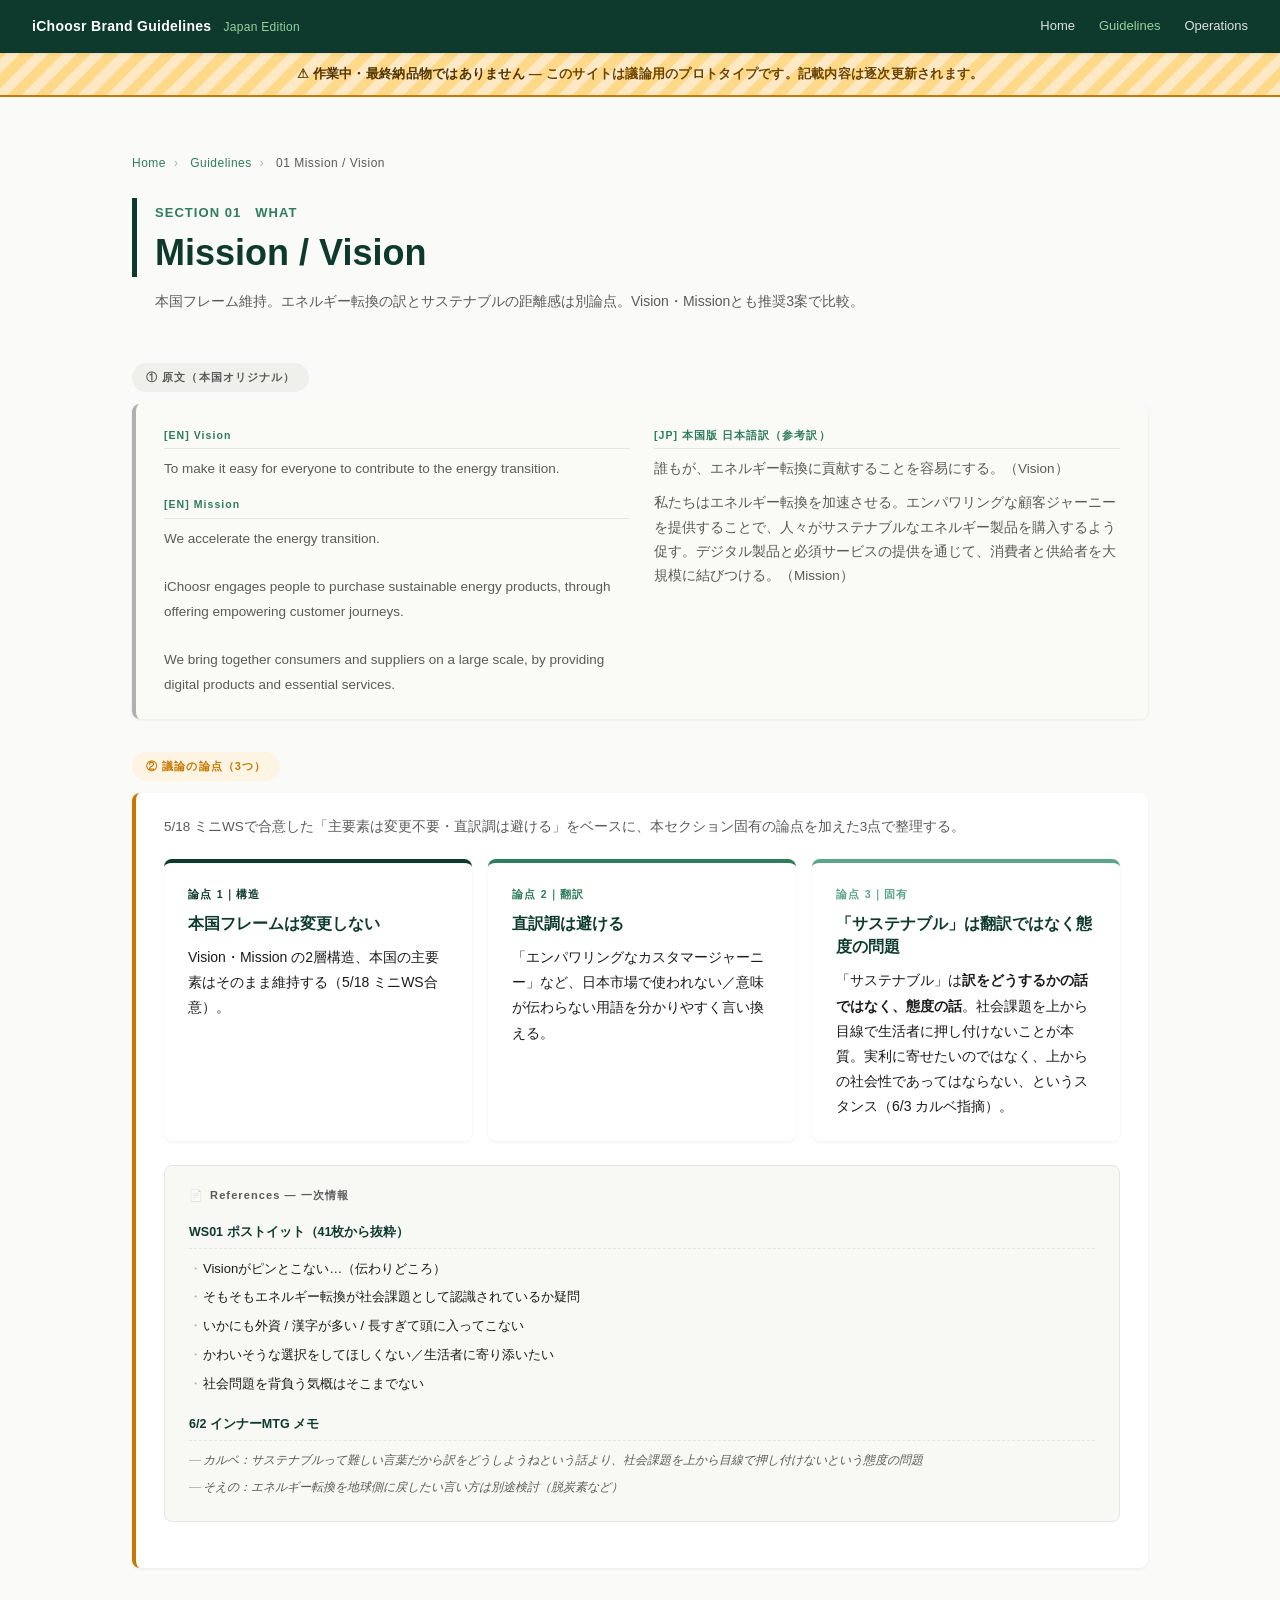
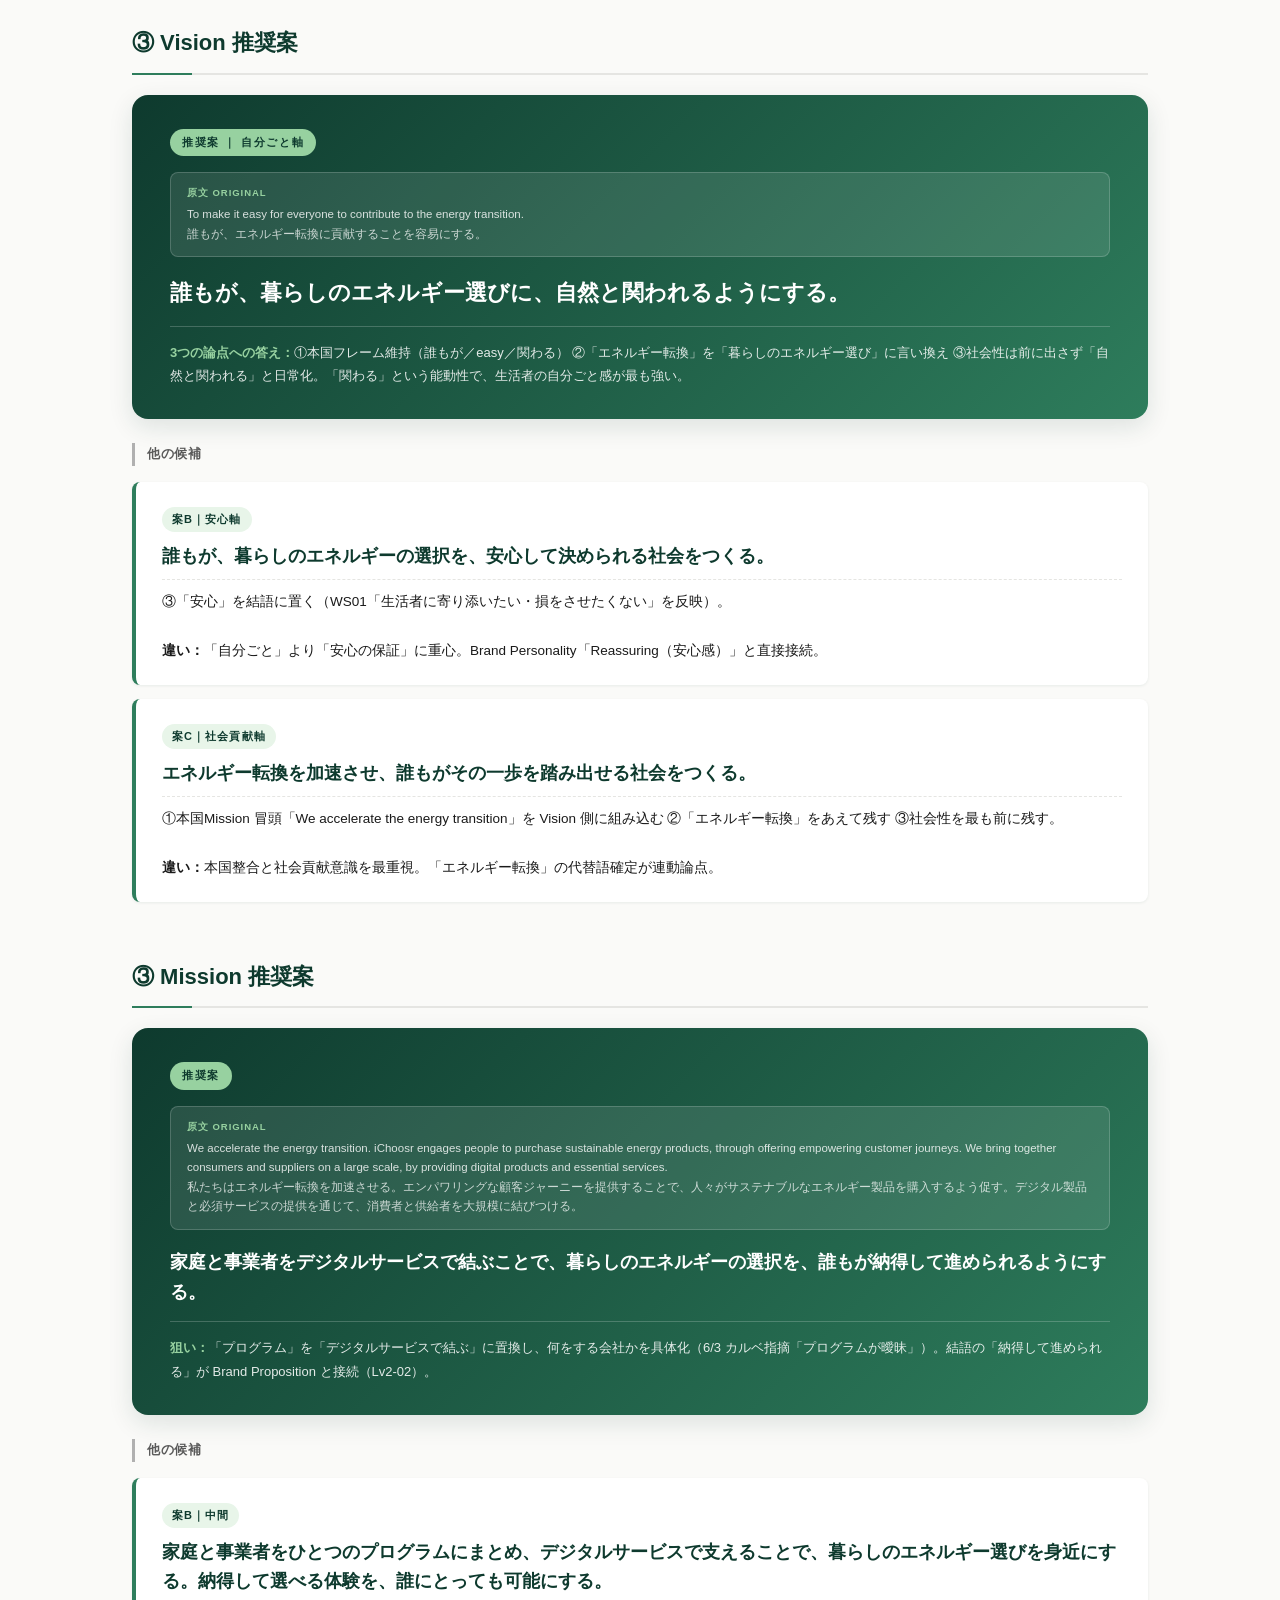
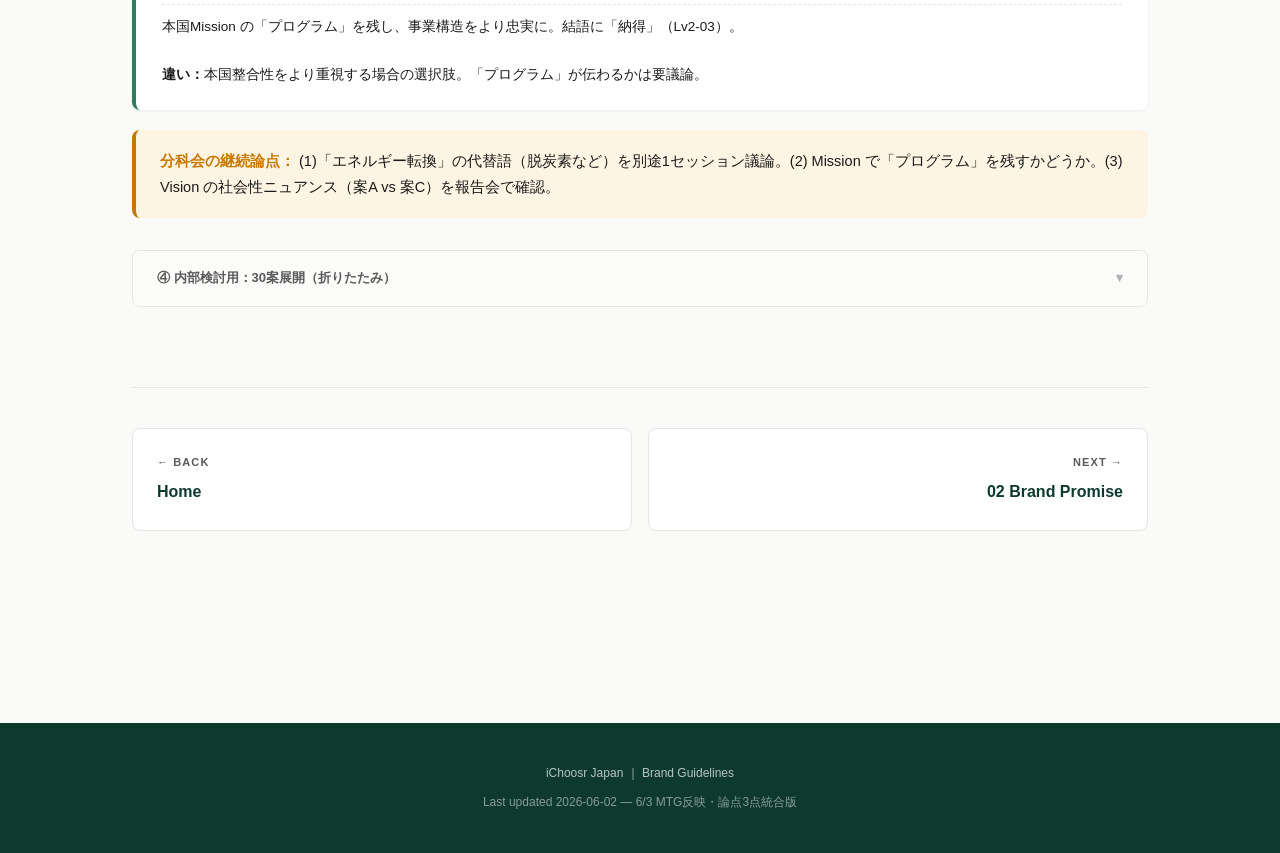
<file: guidelines/01-mission-vision.html>
<!DOCTYPE html>
<html lang="ja">
<head>
<meta charset="UTF-8">
<meta name="viewport" content="width=device-width, initial-scale=1.0">
<title>01 Mission / Vision ｜ iChoosr 日本版ブランドガイドライン</title>
<meta name="robots" content="noindex,nofollow">
<meta name="description" content="本国フレーム維持。エネルギー転換の訳とサステナブルの距離感は別論点。Vision・Missionとも推奨3案で比較。">
<link rel="icon" type="image/svg+xml" href="../favicon.svg">
<meta property="og:title" content="01 Mission / Vision ｜ iChoosr">
<meta property="og:description" content="本国フレーム維持。エネルギー転換の訳とサステナブルの距離感は別論点。Vision・Missionとも推奨3案で比較。">
<meta property="og:type" content="website">
<meta property="og:image" content="../og-image.svg">
<meta name="twitter:card" content="summary_large_image">
<link rel="stylesheet" href="../assets/style.css">
</head>
<body>

<header class="site-header">
  <div class="brand">iChoosr Brand Guidelines <span>Japan Edition</span></div>
  <nav>
    <a href="../index.html">Home</a>
    <a href="01-mission-vision.html" class="active">Guidelines</a>
    <a href="../operations/00-governance.html">Operations</a>
  </nav>
</header>

<div class="wip-banner">
  ⚠ <strong>作業中・最終納品物ではありません</strong> — このサイトは議論用のプロトタイプです。記載内容は逐次更新されます。
</div>

<main>
<div class="container">

  <div class="breadcrumb">
    <a href="../index.html">Home</a><span class="sep">›</span>
    <a href="../index.html">Guidelines</a><span class="sep">›</span>
    01 Mission / Vision
  </div>

  <div class="page-title">
    <span class="label-en">Section 01　WHAT</span>
    <h1>Mission / Vision</h1>
  </div>
  <p class="page-subtitle">本国フレーム維持。エネルギー転換の訳とサステナブルの距離感は別論点。Vision・Missionとも推奨3案で比較。</p>


  <!-- ① 原文 -->
  <div class="flow-block source">
    <span class="flow-label">① 原文（本国オリジナル）</span>
    <div class="flow-body">
      <div class="split">
        <div>
          <h5>[EN] Vision</h5>
          <p class="en">To make it easy for everyone to contribute to the energy transition.</p>
          <h5 style="margin-top: 14px;">[EN] Mission</h5>
          <p class="en">We accelerate the energy transition.<br><br>
          iChoosr engages people to purchase sustainable energy products, through offering empowering customer journeys.<br><br>
          We bring together consumers and suppliers on a large scale, by providing digital products and essential services.</p>
        </div>
        <div>
          <h5>[JP] 本国版 日本語訳（参考訳）</h5>
          <p>誰もが、エネルギー転換に貢献することを容易にする。（Vision）</p>
          <p style="margin-top: 10px;">私たちはエネルギー転換を加速させる。エンパワリングな顧客ジャーニーを提供することで、人々がサステナブルなエネルギー製品を購入するよう促す。デジタル製品と必須サービスの提供を通じて、消費者と供給者を大規模に結びつける。（Mission）</p>
        </div>
      </div>
    </div>
  </div>

  
  <!-- ② 論点（3つに統合） -->
  <div class="flow-block rationale">
    <span class="flow-label">② 議論の論点（3つ）</span>
    <div class="flow-body">
      <p style="color: var(--gray); margin-bottom: 14px; font-size: 13.5px;">5/18 ミニWSで合意した「主要素は変更不要・直訳調は避ける」をベースに、本セクション固有の論点を加えた3点で整理する。</p>
      <div class="policy-grid">
        <div class="policy-card structure">
          <span class="axis">論点 1｜構造</span>
          <h4>本国フレームは変更しない</h4>
          <p>Vision・Mission の2層構造、本国の主要素はそのまま維持する（5/18 ミニWS合意）。</p>
        </div>
        <div class="policy-card translation">
          <span class="axis">論点 2｜翻訳</span>
          <h4>直訳調は避ける</h4>
          <p>「エンパワリングなカスタマージャーニー」など、日本市場で使われない／意味が伝わらない用語を分かりやすく言い換える。</p>
        </div>
        <div class="policy-card operation">
          <span class="axis">論点 3｜固有</span>
          <h4>「サステナブル」は翻訳ではなく態度の問題</h4>
          <p>「サステナブル」は<strong>訳をどうするかの話ではなく、態度の話</strong>。社会課題を上から目線で生活者に押し付けないことが本質。実利に寄せたいのではなく、上からの社会性であってはならない、というスタンス（6/3 カルベ指摘）。</p>
        </div>
      </div>
      
      <div class="refs">
        <div class="refs-title">References — 一次情報</div>
        <div class="ref-group">
          <div class="group-head">WS01 ポストイット（41枚から抜粋）</div>
          <ul>
            <li>Visionがピンとこない…（伝わりどころ）</li>
            <li>そもそもエネルギー転換が社会課題として認識されているか疑問</li>
            <li>いかにも外資 / 漢字が多い / 長すぎて頭に入ってこない</li>
            <li>かわいそうな選択をしてほしくない／生活者に寄り添いたい</li>
            <li>社会問題を背負う気概はそこまでない</li>
          </ul>
        </div>
        <div class="ref-group">
          <div class="group-head">6/2 インナーMTG メモ</div>
          <ul>
            <li class="attr">カルベ：サステナブルって難しい言葉だから訳をどうしようねという話より、社会課題を上から目線で押し付けないという態度の問題</li>
            <li class="attr">そえの：エネルギー転換を地球側に戻したい言い方は別途検討（脱炭素など）</li>
          </ul>
        </div>
      </div>
    </div>
  </div>

  
  <h2 class="section-h">③ Vision 推奨案</h2>
  <div class="recommend-hero">
    <span class="rec-tag">推奨案 ｜ 自分ごと軸</span>
    <div class="rec-source">
      <span class="src-label">原文 ORIGINAL</span>
      <span class="en">To make it easy for everyone to contribute to the energy transition.</span><br>
      <span class="jp">誰もが、エネルギー転換に貢献することを容易にする。</span>
    </div>
    <div class="rec-title">誰もが、暮らしのエネルギー選びに、自然と関われるようにする。</div>
    <div class="rec-aim"><strong>3つの論点への答え：</strong>①本国フレーム維持（誰もが／easy／関わる） ②「エネルギー転換」を「暮らしのエネルギー選び」に言い換え ③社会性は前に出さず「自然と関われる」と日常化。「関わる」という能動性で、生活者の自分ごと感が最も強い。</div>
  </div>

  <p class="other-options-head">他の候補</p>
  <div class="options-grid other-options">
      <div class="option-card">
        <span class="opt-num">案B｜安心軸</span>
        <div class="opt-title">誰もが、暮らしのエネルギーの選択を、安心して決められる社会をつくる。</div>
        <div class="opt-desc">③「安心」を結語に置く（WS01「生活者に寄り添いたい・損をさせたくない」を反映）。<br><br><strong>違い：</strong>「自分ごと」より「安心の保証」に重心。Brand Personality「Reassuring（安心感）」と直接接続。</div>
      </div>
      <div class="option-card">
        <span class="opt-num">案C｜社会貢献軸</span>
        <div class="opt-title">エネルギー転換を加速させ、誰もがその一歩を踏み出せる社会をつくる。</div>
        <div class="opt-desc">①本国Mission 冒頭「We accelerate the energy transition」を Vision 側に組み込む ②「エネルギー転換」をあえて残す ③社会性を最も前に残す。<br><br><strong>違い：</strong>本国整合と社会貢献意識を最重視。「エネルギー転換」の代替語確定が連動論点。</div>
      </div>
  </div>

  <h2 class="section-h">③ Mission 推奨案</h2>
  <div class="recommend-hero">
    <span class="rec-tag">推奨案</span>
    <div class="rec-source">
      <span class="src-label">原文 ORIGINAL</span>
      <span class="en">We accelerate the energy transition. iChoosr engages people to purchase sustainable energy products, through offering empowering customer journeys. We bring together consumers and suppliers on a large scale, by providing digital products and essential services.</span><br>
      <span class="jp">私たちはエネルギー転換を加速させる。エンパワリングな顧客ジャーニーを提供することで、人々がサステナブルなエネルギー製品を購入するよう促す。デジタル製品と必須サービスの提供を通じて、消費者と供給者を大規模に結びつける。</span>
    </div>
    <div class="rec-title small">家庭と事業者をデジタルサービスで結ぶことで、暮らしのエネルギーの選択を、誰もが納得して進められるようにする。</div>
    <div class="rec-aim"><strong>狙い：</strong>「プログラム」を「デジタルサービスで結ぶ」に置換し、何をする会社かを具体化（6/3 カルベ指摘「プログラムが曖昧」）。結語の「納得して進められる」が Brand Proposition と接続（Lv2-02）。</div>
  </div>

  <p class="other-options-head">他の候補</p>
  <div class="options-grid other-options">
      <div class="option-card">
        <span class="opt-num">案B｜中間</span>
        <div class="opt-title">家庭と事業者をひとつのプログラムにまとめ、デジタルサービスで支えることで、暮らしのエネルギー選びを身近にする。納得して選べる体験を、誰にとっても可能にする。</div>
        <div class="opt-desc">本国Mission の「プログラム」を残し、事業構造をより忠実に。結語に「納得」（Lv2-03）。<br><br><strong>違い：</strong>本国整合性をより重視する場合の選択肢。「プログラム」が伝わるかは要議論。</div>
      </div>
  </div>

  <div class="callout">
    <strong>分科会の継続論点：</strong> (1)「エネルギー転換」の代替語（脱炭素など）を別途1セッション議論。(2) Mission で「プログラム」を残すかどうか。(3) Vision の社会性ニュアンス（案A vs 案C）を報告会で確認。
  </div>

  
  <details class="reference" style="margin-top: 32px;">
    <summary>④ 内部検討用：30案展開（折りたたみ）</summary>
    <div class="body">
      <p style="color: var(--gray); margin-bottom: 14px; font-size: 13px;">Vision/Mission の翻訳代案30案ずつを内部検討用に保持。レベル1（直訳整え）／レベル2（議論反映）／レベル3（意訳強化）の3段階。最終的にこの中から推奨3案を組み合わせて作成した。</p>
      30案の詳細はリポジトリ内 build_pages_v3_alts.py に保存。報告書では推奨3案のみ提示する。
    </div>
  </details>


  <nav class="page-nav">
    <a href="../index.html" class="prev">
      <div class="dir">← BACK</div>
      <div class="title">Home</div>
    </a>
    <a href="02-brand-promise.html" class="next">
      <div class="dir">NEXT →</div>
      <div class="title">02 Brand Promise</div>
    </a>
  </nav>

</div>
</main>

<footer>
  <div>iChoosr Japan ｜ Brand Guidelines</div>
  <div class="meta">Last updated 2026-06-02 — 6/3 MTG反映・論点3点統合版</div>
</footer>

</body>
</html>
</file>
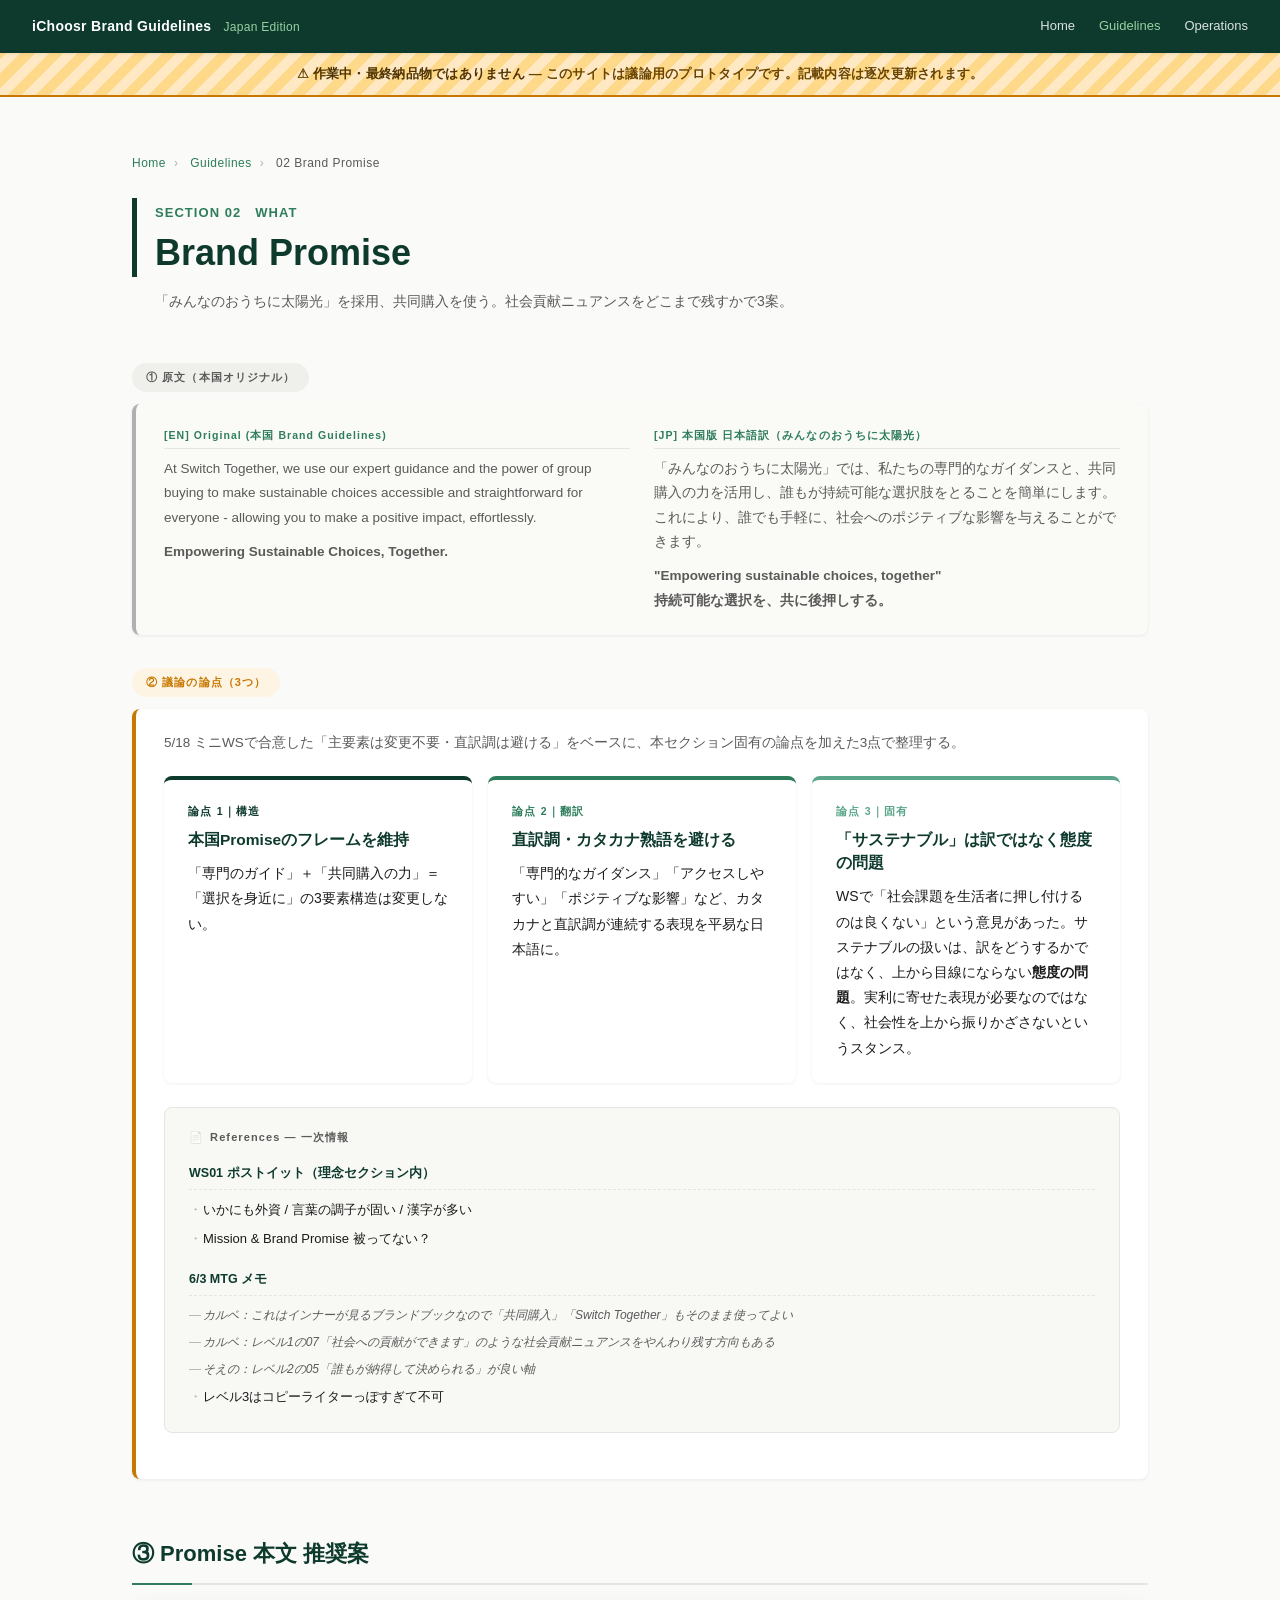
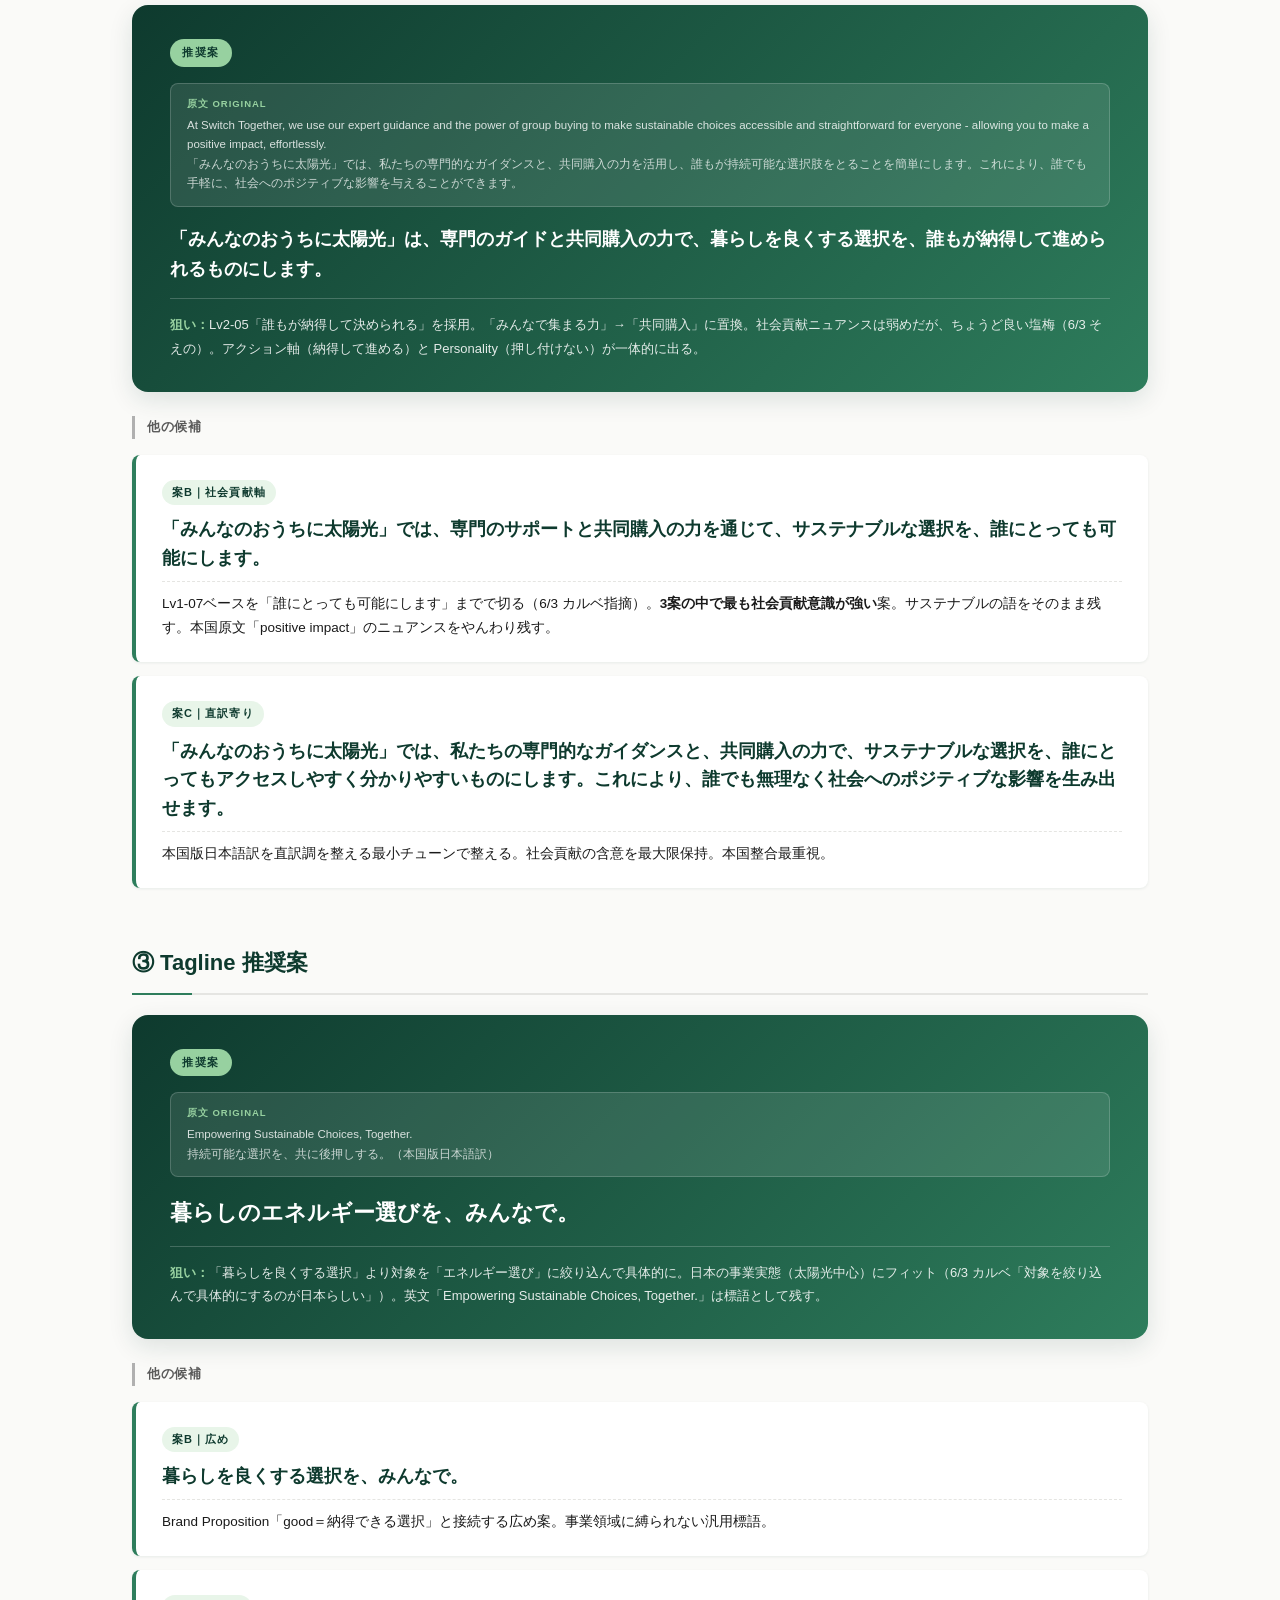
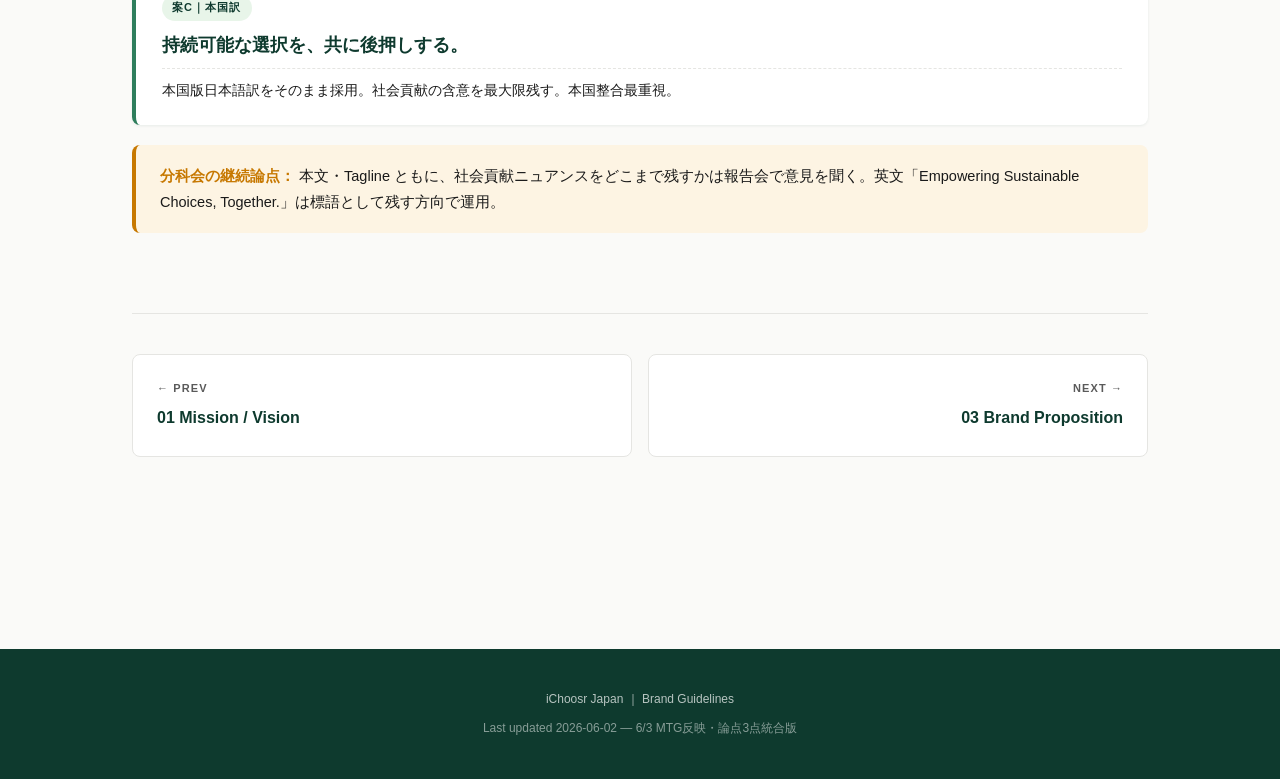
<file: guidelines/02-brand-promise.html>
<!DOCTYPE html>
<html lang="ja">
<head>
<meta charset="UTF-8">
<meta name="viewport" content="width=device-width, initial-scale=1.0">
<title>02 Brand Promise ｜ iChoosr 日本版ブランドガイドライン</title>
<meta name="robots" content="noindex,nofollow">
<meta name="description" content="「みんなのおうちに太陽光」を採用、共同購入を使う。社会貢献ニュアンスをどこまで残すかで3案。">
<link rel="icon" type="image/svg+xml" href="../favicon.svg">
<meta property="og:title" content="02 Brand Promise ｜ iChoosr">
<meta property="og:description" content="「みんなのおうちに太陽光」を採用、共同購入を使う。社会貢献ニュアンスをどこまで残すかで3案。">
<meta property="og:type" content="website">
<meta property="og:image" content="../og-image.svg">
<meta name="twitter:card" content="summary_large_image">
<link rel="stylesheet" href="../assets/style.css">
</head>
<body>

<header class="site-header">
  <div class="brand">iChoosr Brand Guidelines <span>Japan Edition</span></div>
  <nav>
    <a href="../index.html">Home</a>
    <a href="01-mission-vision.html" class="active">Guidelines</a>
    <a href="../operations/00-governance.html">Operations</a>
  </nav>
</header>

<div class="wip-banner">
  ⚠ <strong>作業中・最終納品物ではありません</strong> — このサイトは議論用のプロトタイプです。記載内容は逐次更新されます。
</div>

<main>
<div class="container">

  <div class="breadcrumb">
    <a href="../index.html">Home</a><span class="sep">›</span>
    <a href="../index.html">Guidelines</a><span class="sep">›</span>
    02 Brand Promise
  </div>

  <div class="page-title">
    <span class="label-en">Section 02　WHAT</span>
    <h1>Brand Promise</h1>
  </div>
  <p class="page-subtitle">「みんなのおうちに太陽光」を採用、共同購入を使う。社会貢献ニュアンスをどこまで残すかで3案。</p>


  <!-- ① 原文 -->
  <div class="flow-block source">
    <span class="flow-label">① 原文（本国オリジナル）</span>
    <div class="flow-body">
      <div class="split">
        <div>
          <h5>[EN] Original (本国 Brand Guidelines)</h5>
          <p class="en">At Switch Together, we use our expert guidance and the power of group buying to make sustainable choices accessible and straightforward for everyone - allowing you to make a positive impact, effortlessly.</p>
          <p class="en" style="margin-top: 10px; font-weight: 600;">Empowering Sustainable Choices, Together.</p>
        </div>
        <div>
          <h5>[JP] 本国版 日本語訳（みんなのおうちに太陽光）</h5>
          <p>「みんなのおうちに太陽光」では、私たちの専門的なガイダンスと、共同購入の力を活用し、誰もが持続可能な選択肢をとることを簡単にします。これにより、誰でも手軽に、社会へのポジティブな影響を与えることができます。</p>
          <p style="margin-top: 10px; font-weight: 600;">"Empowering sustainable choices, together"<br>持続可能な選択を、共に後押しする。</p>
        </div>
      </div>
    </div>
  </div>

  
  <!-- ② 論点（3つに統合） -->
  <div class="flow-block rationale">
    <span class="flow-label">② 議論の論点（3つ）</span>
    <div class="flow-body">
      <p style="color: var(--gray); margin-bottom: 14px; font-size: 13.5px;">5/18 ミニWSで合意した「主要素は変更不要・直訳調は避ける」をベースに、本セクション固有の論点を加えた3点で整理する。</p>
      <div class="policy-grid">
        <div class="policy-card structure">
          <span class="axis">論点 1｜構造</span>
          <h4>本国Promiseのフレームを維持</h4>
          <p>「専門のガイド」＋「共同購入の力」＝「選択を身近に」の3要素構造は変更しない。</p>
        </div>
        <div class="policy-card translation">
          <span class="axis">論点 2｜翻訳</span>
          <h4>直訳調・カタカナ熟語を避ける</h4>
          <p>「専門的なガイダンス」「アクセスしやすい」「ポジティブな影響」など、カタカナと直訳調が連続する表現を平易な日本語に。</p>
        </div>
        <div class="policy-card operation">
          <span class="axis">論点 3｜固有</span>
          <h4>「サステナブル」は訳ではなく態度の問題</h4>
          <p>WSで「社会課題を生活者に押し付けるのは良くない」という意見があった。サステナブルの扱いは、訳をどうするかではなく、上から目線にならない<strong>態度の問題</strong>。実利に寄せた表現が必要なのではなく、社会性を上から振りかざさないというスタンス。</p>
        </div>
      </div>
      
      <div class="refs">
        <div class="refs-title">References — 一次情報</div>
        <div class="ref-group">
          <div class="group-head">WS01 ポストイット（理念セクション内）</div>
          <ul>
            <li>いかにも外資 / 言葉の調子が固い / 漢字が多い</li>
            <li>Mission &amp; Brand Promise 被ってない？</li>
          </ul>
        </div>
        <div class="ref-group">
          <div class="group-head">6/3 MTG メモ</div>
          <ul>
            <li class="attr">カルベ：これはインナーが見るブランドブックなので「共同購入」「Switch Together」もそのまま使ってよい</li>
            <li class="attr">カルベ：レベル1の07「社会への貢献ができます」のような社会貢献ニュアンスをやんわり残す方向もある</li>
            <li class="attr">そえの：レベル2の05「誰もが納得して決められる」が良い軸</li>
            <li>レベル3はコピーライターっぽすぎて不可</li>
          </ul>
        </div>
      </div>
    </div>
  </div>

  
  <h2 class="section-h">③ Promise 本文 推奨案</h2>
  <div class="recommend-hero">
    <span class="rec-tag">推奨案</span>
    <div class="rec-source">
      <span class="src-label">原文 ORIGINAL</span>
      <span class="en">At Switch Together, we use our expert guidance and the power of group buying to make sustainable choices accessible and straightforward for everyone - allowing you to make a positive impact, effortlessly.</span><br>
      <span class="jp">「みんなのおうちに太陽光」では、私たちの専門的なガイダンスと、共同購入の力を活用し、誰もが持続可能な選択肢をとることを簡単にします。これにより、誰でも手軽に、社会へのポジティブな影響を与えることができます。</span>
    </div>
    <div class="rec-title small">「みんなのおうちに太陽光」は、専門のガイドと共同購入の力で、暮らしを良くする選択を、誰もが納得して進められるものにします。</div>
    <div class="rec-aim"><strong>狙い：</strong>Lv2-05「誰もが納得して決められる」を採用。「みんなで集まる力」→「共同購入」に置換。社会貢献ニュアンスは弱めだが、ちょうど良い塩梅（6/3 そえの）。アクション軸（納得して進める）と Personality（押し付けない）が一体的に出る。</div>
  </div>

  <p class="other-options-head">他の候補</p>
  <div class="options-grid other-options">
      <div class="option-card">
        <span class="opt-num">案B｜社会貢献軸</span>
        <div class="opt-title">「みんなのおうちに太陽光」では、専門のサポートと共同購入の力を通じて、サステナブルな選択を、誰にとっても可能にします。</div>
        <div class="opt-desc">Lv1-07ベースを「誰にとっても可能にします」までで切る（6/3 カルベ指摘）。<strong>3案の中で最も社会貢献意識が強い</strong>案。サステナブルの語をそのまま残す。本国原文「positive impact」のニュアンスをやんわり残す。</div>
      </div>
      <div class="option-card">
        <span class="opt-num">案C｜直訳寄り</span>
        <div class="opt-title">「みんなのおうちに太陽光」では、私たちの専門的なガイダンスと、共同購入の力で、サステナブルな選択を、誰にとってもアクセスしやすく分かりやすいものにします。これにより、誰でも無理なく社会へのポジティブな影響を生み出せます。</div>
        <div class="opt-desc">本国版日本語訳を直訳調を整える最小チューンで整える。社会貢献の含意を最大限保持。本国整合最重視。</div>
      </div>
  </div>

  <h2 class="section-h">③ Tagline 推奨案</h2>
  <div class="recommend-hero">
    <span class="rec-tag">推奨案</span>
    <div class="rec-source">
      <span class="src-label">原文 ORIGINAL</span>
      <span class="en">Empowering Sustainable Choices, Together.</span><br>
      <span class="jp">持続可能な選択を、共に後押しする。（本国版日本語訳）</span>
    </div>
    <div class="rec-title">暮らしのエネルギー選びを、みんなで。</div>
    <div class="rec-aim"><strong>狙い：</strong>「暮らしを良くする選択」より対象を「エネルギー選び」に絞り込んで具体的に。日本の事業実態（太陽光中心）にフィット（6/3 カルベ「対象を絞り込んで具体的にするのが日本らしい」）。英文「Empowering Sustainable Choices, Together.」は標語として残す。</div>
  </div>

  <p class="other-options-head">他の候補</p>
  <div class="options-grid other-options">
      <div class="option-card">
        <span class="opt-num">案B｜広め</span>
        <div class="opt-title">暮らしを良くする選択を、みんなで。</div>
        <div class="opt-desc">Brand Proposition「good＝納得できる選択」と接続する広め案。事業領域に縛られない汎用標語。</div>
      </div>
      <div class="option-card">
        <span class="opt-num">案C｜本国訳</span>
        <div class="opt-title">持続可能な選択を、共に後押しする。</div>
        <div class="opt-desc">本国版日本語訳をそのまま採用。社会貢献の含意を最大限残す。本国整合最重視。</div>
      </div>
  </div>

  <div class="callout">
    <strong>分科会の継続論点：</strong> 本文・Tagline ともに、社会貢献ニュアンスをどこまで残すかは報告会で意見を聞く。英文「Empowering Sustainable Choices, Together.」は標語として残す方向で運用。
  </div>


  <nav class="page-nav">
    <a href="01-mission-vision.html" class="prev">
      <div class="dir">← PREV</div>
      <div class="title">01 Mission / Vision</div>
    </a>
    <a href="03-brand-proposition.html" class="next">
      <div class="dir">NEXT →</div>
      <div class="title">03 Brand Proposition</div>
    </a>
  </nav>

</div>
</main>

<footer>
  <div>iChoosr Japan ｜ Brand Guidelines</div>
  <div class="meta">Last updated 2026-06-02 — 6/3 MTG反映・論点3点統合版</div>
</footer>

</body>
</html>
</file>
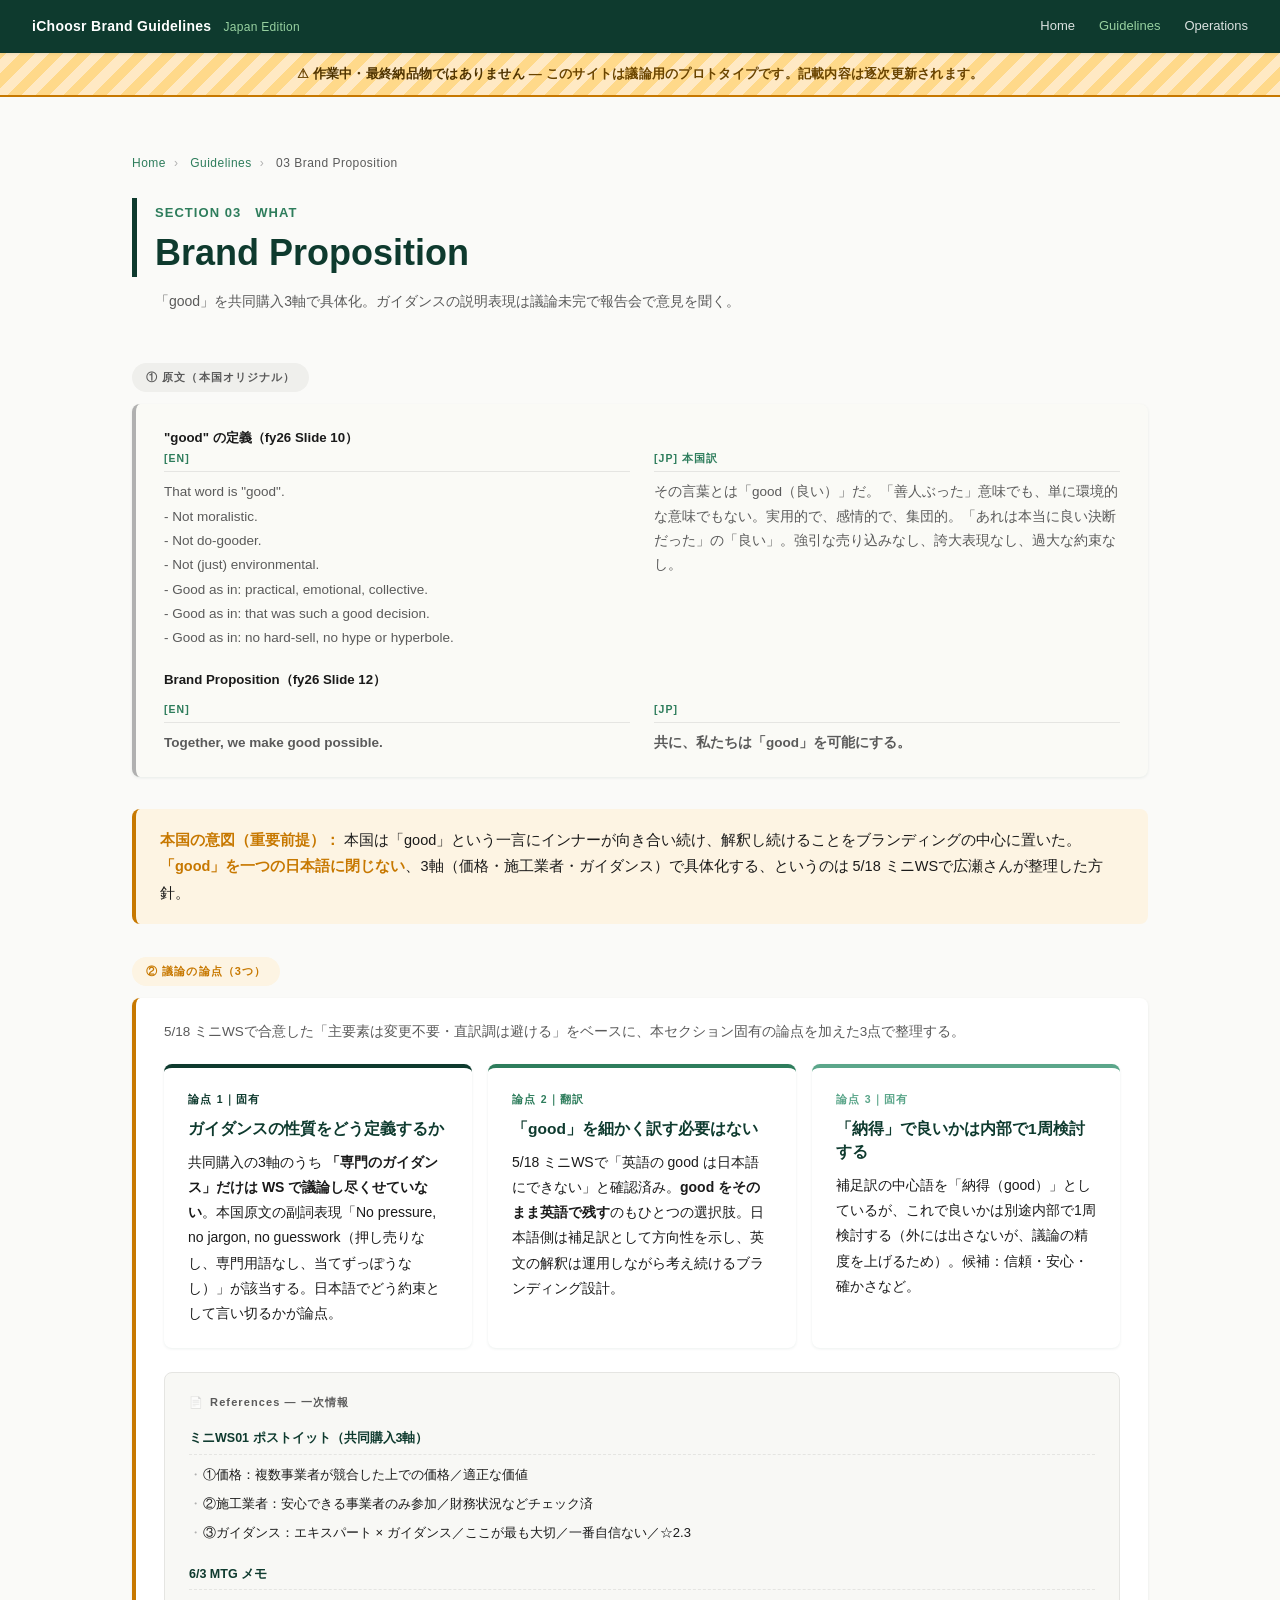
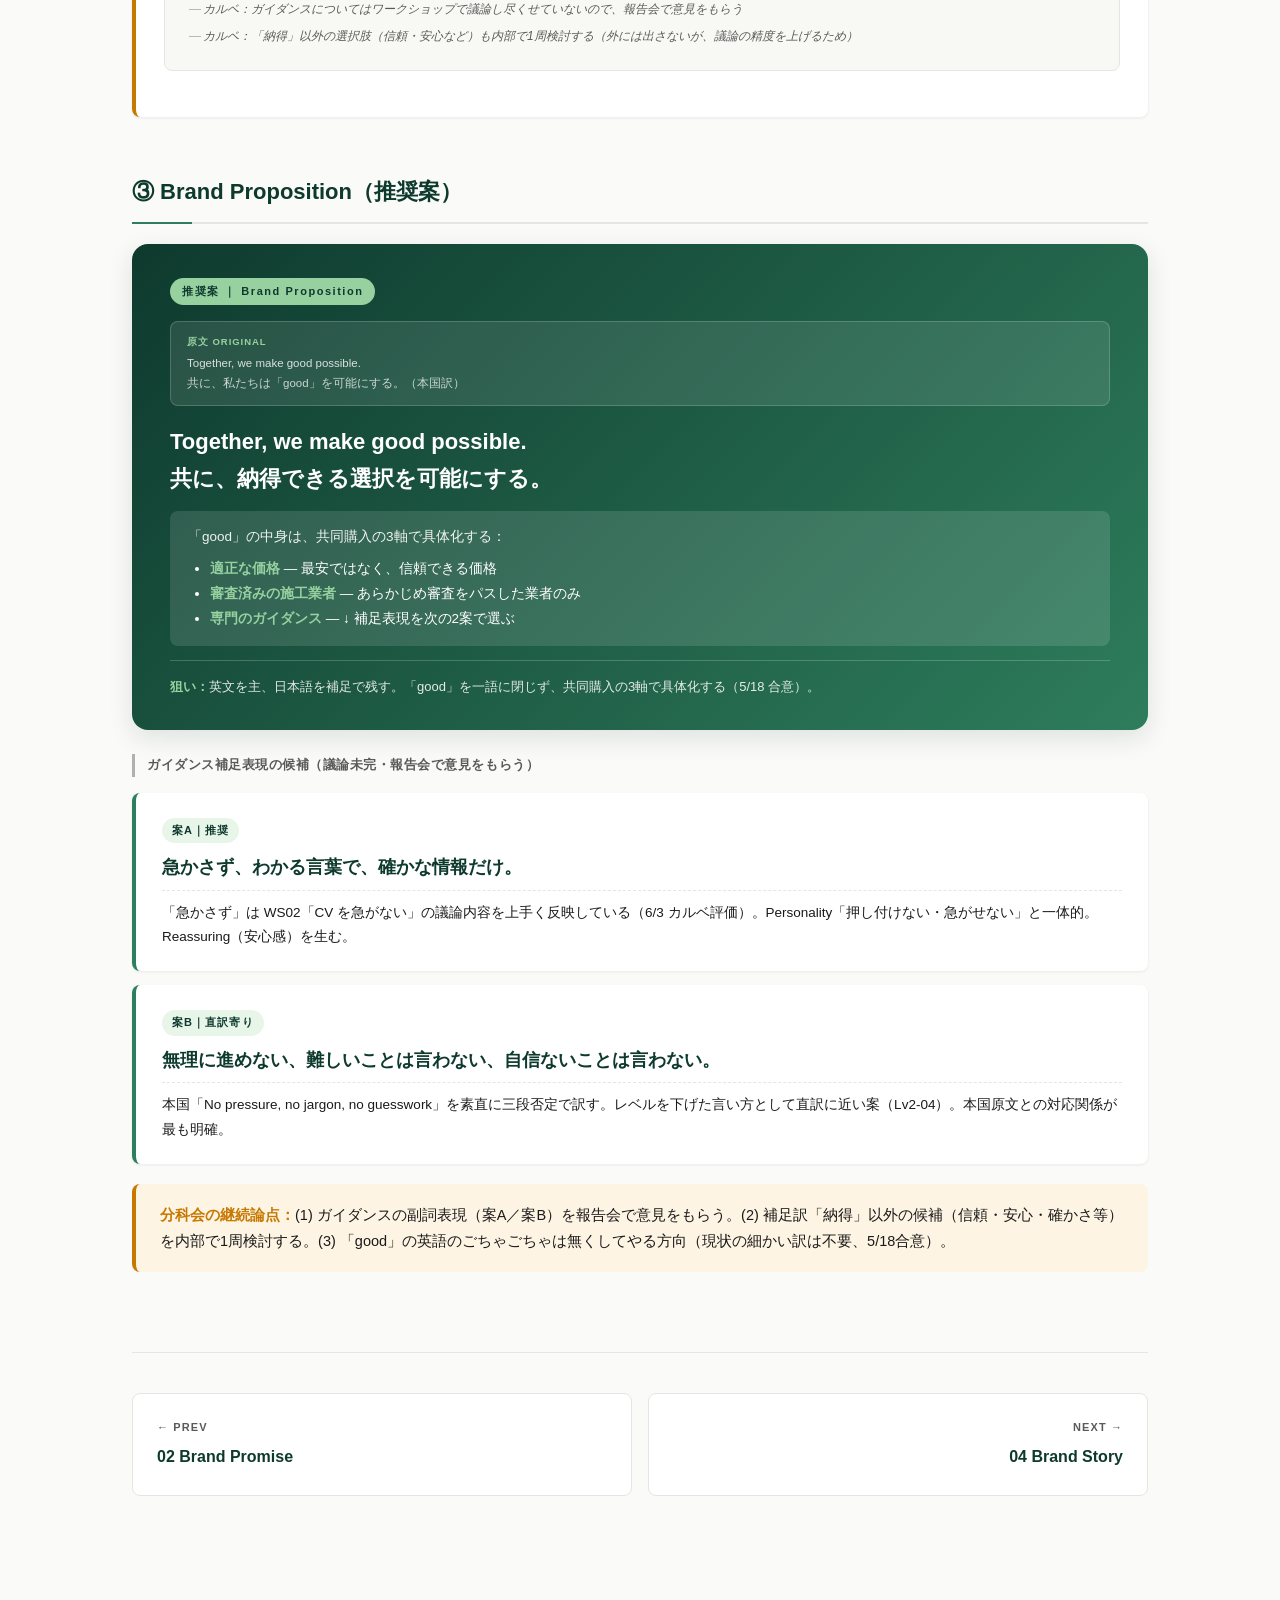
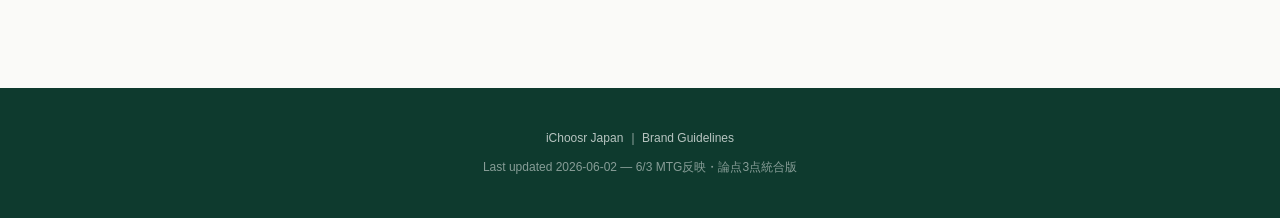
<file: guidelines/03-brand-proposition.html>
<!DOCTYPE html>
<html lang="ja">
<head>
<meta charset="UTF-8">
<meta name="viewport" content="width=device-width, initial-scale=1.0">
<title>03 Brand Proposition ｜ iChoosr 日本版ブランドガイドライン</title>
<meta name="robots" content="noindex,nofollow">
<meta name="description" content="「good」を共同購入3軸で具体化。ガイダンスの説明表現は議論未完で報告会で意見を聞く。">
<link rel="icon" type="image/svg+xml" href="../favicon.svg">
<meta property="og:title" content="03 Brand Proposition ｜ iChoosr">
<meta property="og:description" content="「good」を共同購入3軸で具体化。ガイダンスの説明表現は議論未完で報告会で意見を聞く。">
<meta property="og:type" content="website">
<meta property="og:image" content="../og-image.svg">
<meta name="twitter:card" content="summary_large_image">
<link rel="stylesheet" href="../assets/style.css">
</head>
<body>

<header class="site-header">
  <div class="brand">iChoosr Brand Guidelines <span>Japan Edition</span></div>
  <nav>
    <a href="../index.html">Home</a>
    <a href="01-mission-vision.html" class="active">Guidelines</a>
    <a href="../operations/00-governance.html">Operations</a>
  </nav>
</header>

<div class="wip-banner">
  ⚠ <strong>作業中・最終納品物ではありません</strong> — このサイトは議論用のプロトタイプです。記載内容は逐次更新されます。
</div>

<main>
<div class="container">

  <div class="breadcrumb">
    <a href="../index.html">Home</a><span class="sep">›</span>
    <a href="../index.html">Guidelines</a><span class="sep">›</span>
    03 Brand Proposition
  </div>

  <div class="page-title">
    <span class="label-en">Section 03　WHAT</span>
    <h1>Brand Proposition</h1>
  </div>
  <p class="page-subtitle">「good」を共同購入3軸で具体化。ガイダンスの説明表現は議論未完で報告会で意見を聞く。</p>


  <!-- ① 原文 -->
  <div class="flow-block source">
    <span class="flow-label">① 原文（本国オリジナル）</span>
    <div class="flow-body">
      <h5>"good" の定義（fy26 Slide 10）</h5>
      <div class="split">
        <div>
          <h5>[EN]</h5>
          <p class="en">That word is "good".<br>
          - Not moralistic.<br>
          - Not do-gooder.<br>
          - Not (just) environmental.<br>
          - Good as in: practical, emotional, collective.<br>
          - Good as in: that was such a good decision.<br>
          - Good as in: no hard-sell, no hype or hyperbole.</p>
        </div>
        <div>
          <h5>[JP] 本国訳</h5>
          <p>その言葉とは「good（良い）」だ。「善人ぶった」意味でも、単に環境的な意味でもない。実用的で、感情的で、集団的。「あれは本当に良い決断だった」の「良い」。強引な売り込みなし、誇大表現なし、過大な約束なし。</p>
        </div>
      </div>
      <h5 style="margin: 18px 0 8px;">Brand Proposition（fy26 Slide 12）</h5>
      <div class="split">
        <div><h5>[EN]</h5><p class="en" style="font-weight: 600;">Together, we make good possible.</p></div>
        <div><h5>[JP]</h5><p style="font-weight: 600;">共に、私たちは「good」を可能にする。</p></div>
      </div>
    </div>
  </div>

  <div class="callout" style="margin: 24px 0;">
    <strong>本国の意図（重要前提）：</strong> 本国は「good」という一言にインナーが向き合い続け、解釈し続けることをブランディングの中心に置いた。<strong>「good」を一つの日本語に閉じない</strong>、3軸（価格・施工業者・ガイダンス）で具体化する、というのは 5/18 ミニWSで広瀬さんが整理した方針。
  </div>

  
  <!-- ② 論点（3つに統合） -->
  <div class="flow-block rationale">
    <span class="flow-label">② 議論の論点（3つ）</span>
    <div class="flow-body">
      <p style="color: var(--gray); margin-bottom: 14px; font-size: 13.5px;">5/18 ミニWSで合意した「主要素は変更不要・直訳調は避ける」をベースに、本セクション固有の論点を加えた3点で整理する。</p>
      <div class="policy-grid">
        <div class="policy-card structure">
          <span class="axis">論点 1｜固有</span>
          <h4>ガイダンスの性質をどう定義するか</h4>
          <p>共同購入の3軸のうち <strong>「専門のガイダンス」だけは WS で議論し尽くせていない</strong>。本国原文の副詞表現「No pressure, no jargon, no guesswork（押し売りなし、専門用語なし、当てずっぽうなし）」が該当する。日本語でどう約束として言い切るかが論点。</p>
        </div>
        <div class="policy-card translation">
          <span class="axis">論点 2｜翻訳</span>
          <h4>「good」を細かく訳す必要はない</h4>
          <p>5/18 ミニWSで「英語の good は日本語にできない」と確認済み。<strong>good をそのまま英語で残す</strong>のもひとつの選択肢。日本語側は補足訳として方向性を示し、英文の解釈は運用しながら考え続けるブランディング設計。</p>
        </div>
        <div class="policy-card operation">
          <span class="axis">論点 3｜固有</span>
          <h4>「納得」で良いかは内部で1周検討する</h4>
          <p>補足訳の中心語を「納得（good）」としているが、これで良いかは別途内部で1周検討する（外には出さないが、議論の精度を上げるため）。候補：信頼・安心・確かさなど。</p>
        </div>
      </div>
      
      <div class="refs">
        <div class="refs-title">References — 一次情報</div>
        <div class="ref-group">
          <div class="group-head">ミニWS01 ポストイット（共同購入3軸）</div>
          <ul>
            <li>①価格：複数事業者が競合した上での価格／適正な価値</li>
            <li>②施工業者：安心できる事業者のみ参加／財務状況などチェック済</li>
            <li>③ガイダンス：エキスパート × ガイダンス／ここが最も大切／一番自信ない／☆2.3</li>
          </ul>
        </div>
        <div class="ref-group">
          <div class="group-head">6/3 MTG メモ</div>
          <ul>
            <li class="attr">カルベ：ガイダンスについてはワークショップで議論し尽くせていないので、報告会で意見をもらう</li>
            <li class="attr">カルベ：「納得」以外の選択肢（信頼・安心など）も内部で1周検討する（外には出さないが、議論の精度を上げるため）</li>
          </ul>
        </div>
      </div>
    </div>
  </div>

  
  <h2 class="section-h">③ Brand Proposition（推奨案）</h2>
  <div class="recommend-hero">
    <span class="rec-tag">推奨案 ｜ Brand Proposition</span>
    <div class="rec-source">
      <span class="src-label">原文 ORIGINAL</span>
      <span class="en">Together, we make good possible.</span><br>
      <span class="jp">共に、私たちは「good」を可能にする。（本国訳）</span>
    </div>
    <div class="rec-title">Together, we make good possible.<br>共に、納得できる選択を可能にする。</div>
    <div style="background: rgba(255,255,255,0.12); border-radius: var(--radius); padding: 14px 18px; margin-top: 4px;">
      <p style="font-size: 13.5px; color: rgba(255,255,255,0.92); margin-bottom: 8px;">「good」の中身は、共同購入の3軸で具体化する：</p>
      <ul style="padding-left: 22px; font-size: 13.5px; line-height: 1.85; color: #fff;">
        <li><strong style="color: var(--pale);">適正な価格</strong> — 最安ではなく、信頼できる価格</li>
        <li><strong style="color: var(--pale);">審査済みの施工業者</strong> — あらかじめ審査をパスした業者のみ</li>
        <li><strong style="color: var(--pale);">専門のガイダンス</strong> — ↓ 補足表現を次の2案で選ぶ</li>
      </ul>
    </div>
    <div class="rec-aim" style="margin-top: 14px;"><strong>狙い：</strong>英文を主、日本語を補足で残す。「good」を一語に閉じず、共同購入の3軸で具体化する（5/18 合意）。</div>
  </div>

  <p class="other-options-head">ガイダンス補足表現の候補（議論未完・報告会で意見をもらう）</p>
  <div class="options-grid other-options">
      <div class="option-card recommended">
        <span class="opt-num">案A｜推奨</span>
        <div class="opt-title">急かさず、わかる言葉で、確かな情報だけ。</div>
        <div class="opt-desc">「急かさず」は WS02「CV を急がない」の議論内容を上手く反映している（6/3 カルベ評価）。Personality「押し付けない・急がせない」と一体的。Reassuring（安心感）を生む。</div>
      </div>
      <div class="option-card">
        <span class="opt-num">案B｜直訳寄り</span>
        <div class="opt-title">無理に進めない、難しいことは言わない、自信ないことは言わない。</div>
        <div class="opt-desc">本国「No pressure, no jargon, no guesswork」を素直に三段否定で訳す。レベルを下げた言い方として直訳に近い案（Lv2-04）。本国原文との対応関係が最も明確。</div>
      </div>
  </div>

  <div class="callout">
    <strong>分科会の継続論点：</strong>(1) ガイダンスの副詞表現（案A／案B）を報告会で意見をもらう。(2) 補足訳「納得」以外の候補（信頼・安心・確かさ等）を内部で1周検討する。(3) 「good」の英語のごちゃごちゃは無くしてやる方向（現状の細かい訳は不要、5/18合意）。
  </div>


  <nav class="page-nav">
    <a href="02-brand-promise.html" class="prev">
      <div class="dir">← PREV</div>
      <div class="title">02 Brand Promise</div>
    </a>
    <a href="04-brand-story.html" class="next">
      <div class="dir">NEXT →</div>
      <div class="title">04 Brand Story</div>
    </a>
  </nav>

</div>
</main>

<footer>
  <div>iChoosr Japan ｜ Brand Guidelines</div>
  <div class="meta">Last updated 2026-06-02 — 6/3 MTG反映・論点3点統合版</div>
</footer>

</body>
</html>
</file>
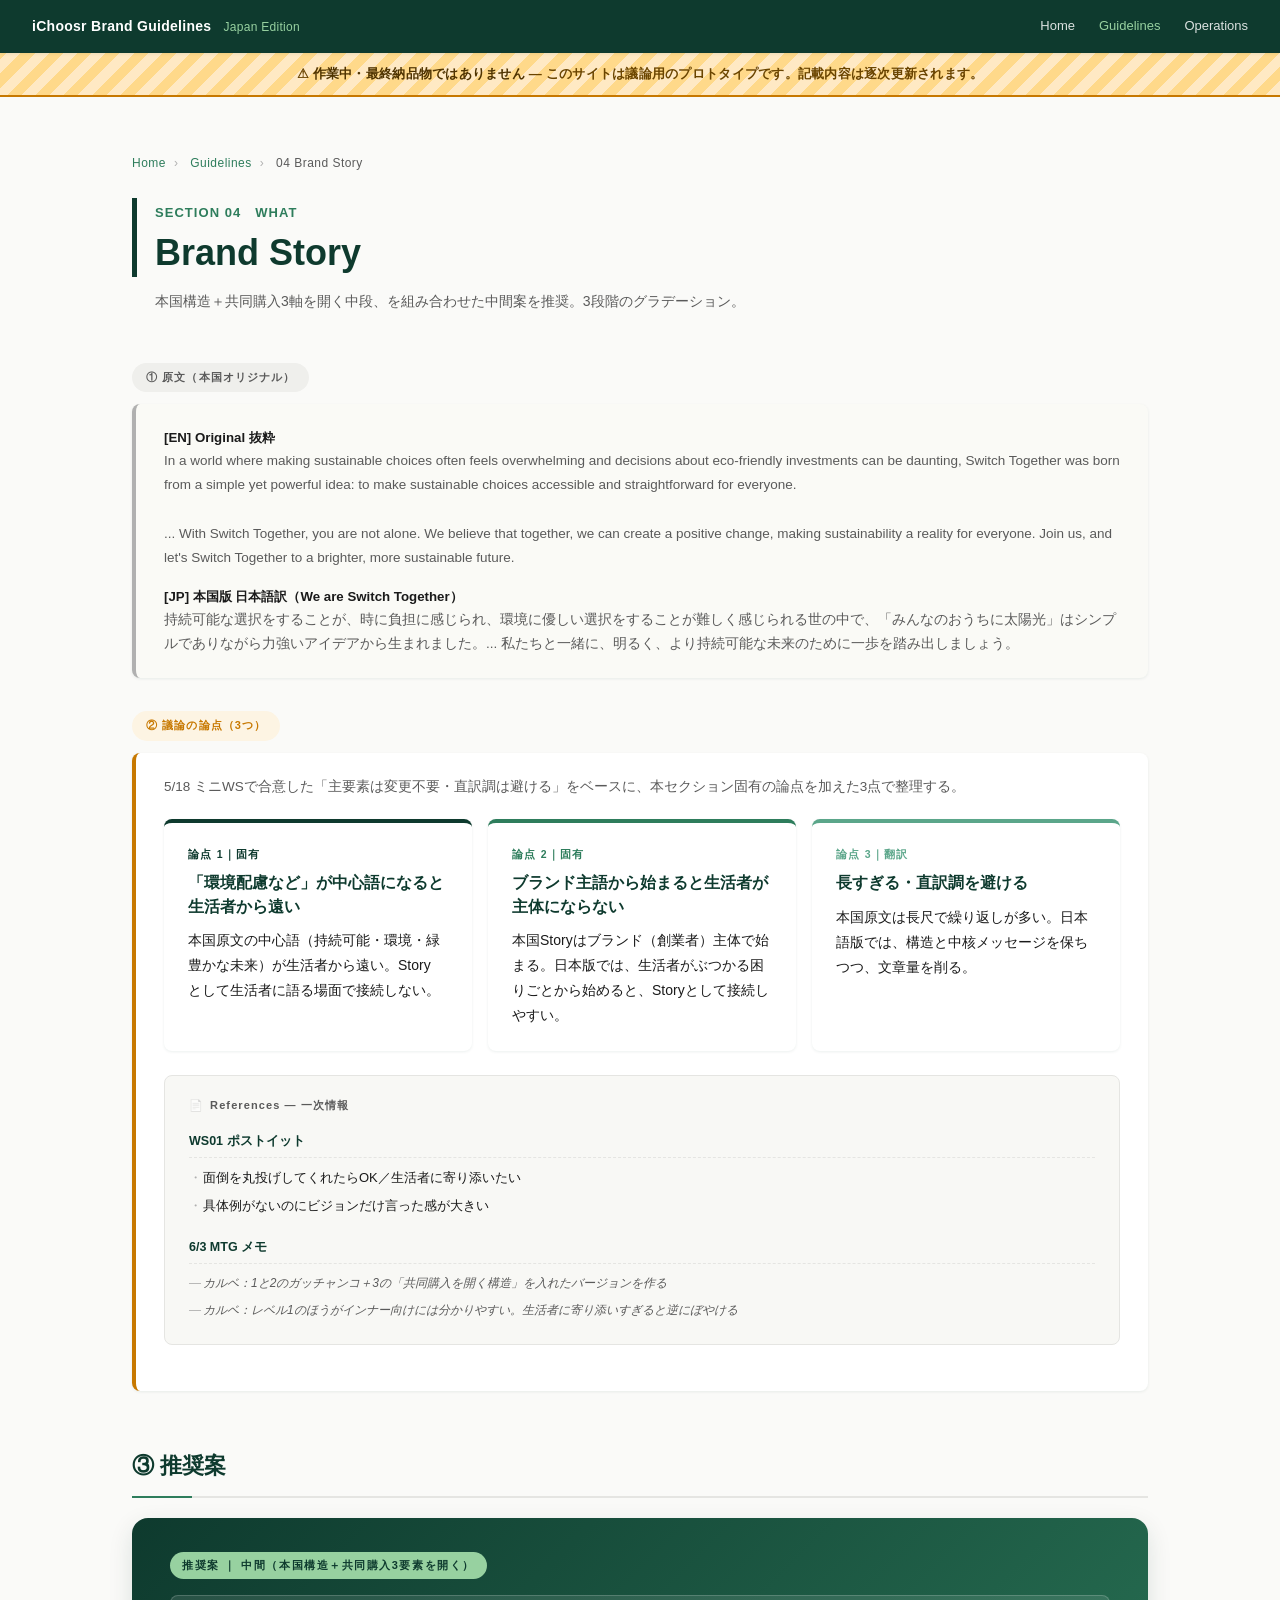
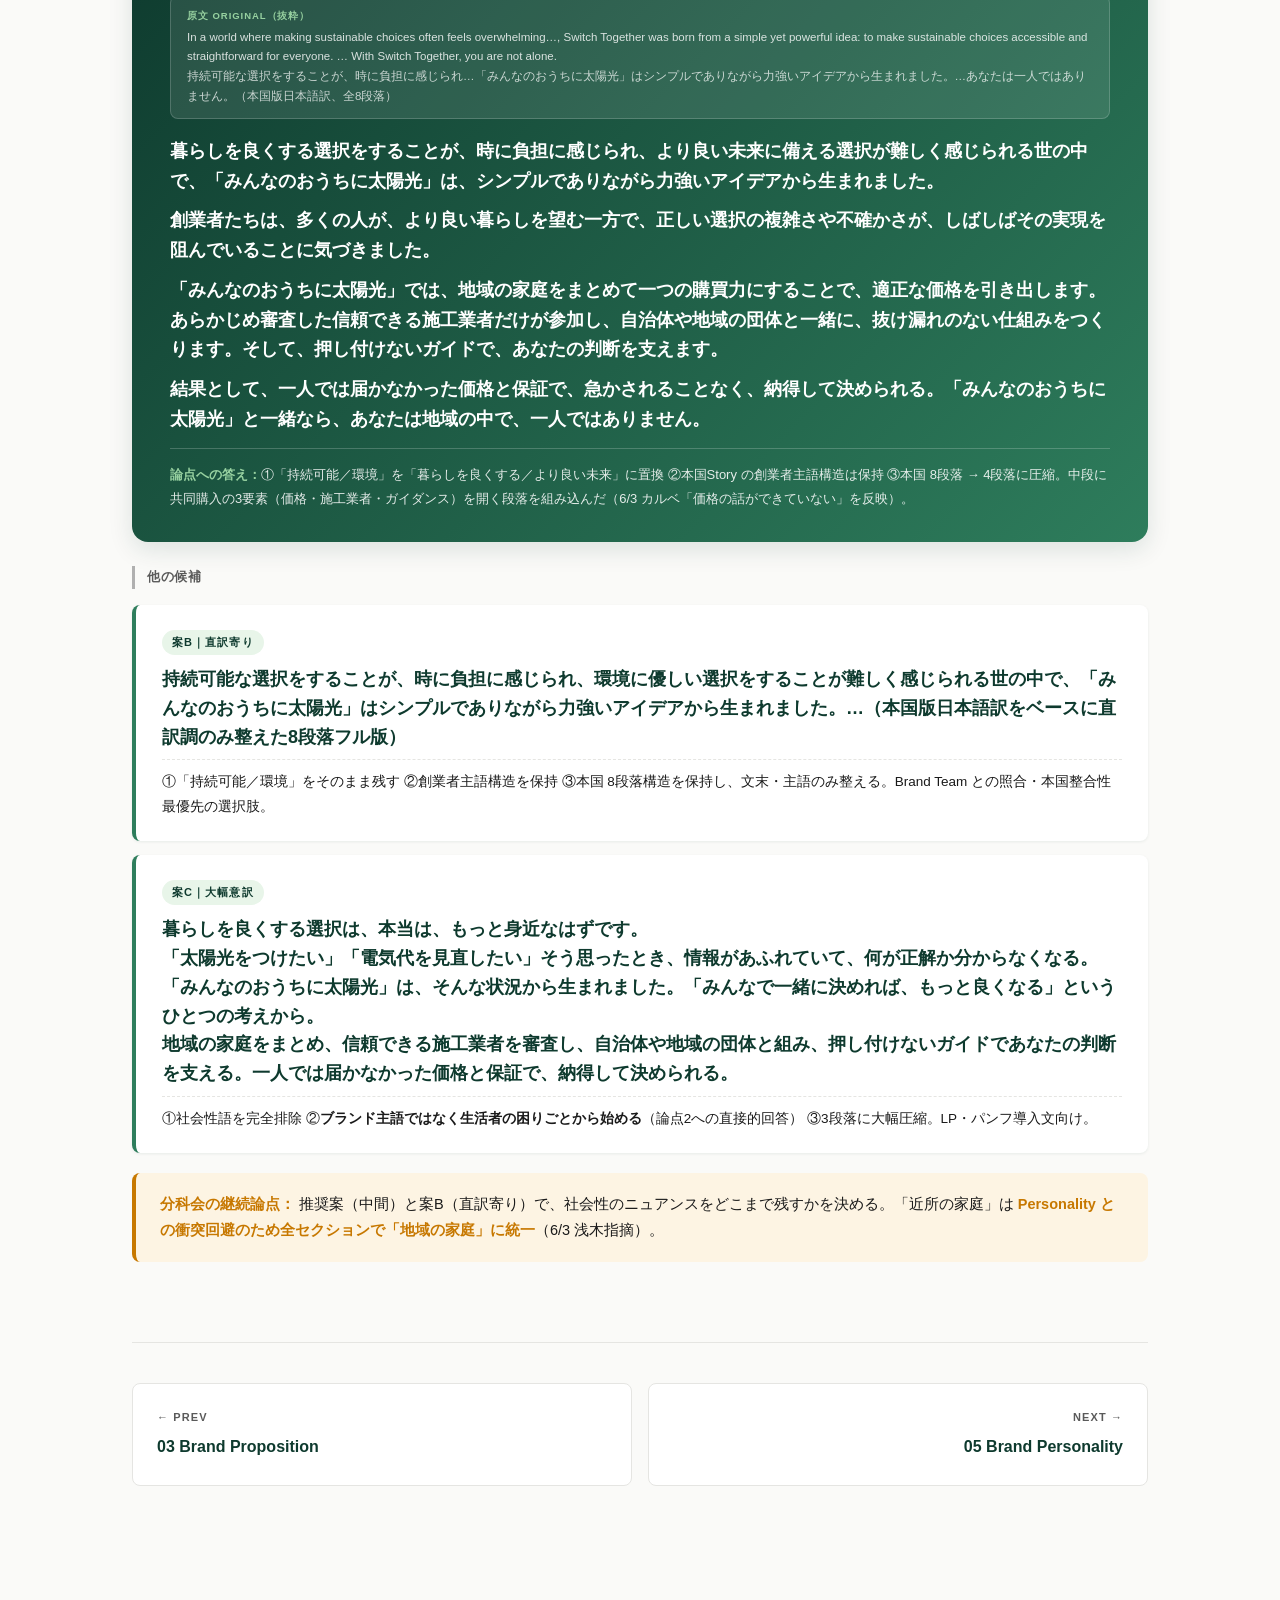
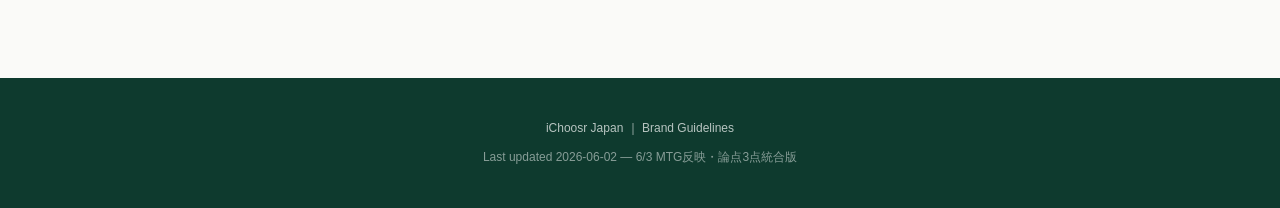
<file: guidelines/04-brand-story.html>
<!DOCTYPE html>
<html lang="ja">
<head>
<meta charset="UTF-8">
<meta name="viewport" content="width=device-width, initial-scale=1.0">
<title>04 Brand Story ｜ iChoosr 日本版ブランドガイドライン</title>
<meta name="robots" content="noindex,nofollow">
<meta name="description" content="本国構造＋共同購入3軸を開く中段、を組み合わせた中間案を推奨。3段階のグラデーション。">
<link rel="icon" type="image/svg+xml" href="../favicon.svg">
<meta property="og:title" content="04 Brand Story ｜ iChoosr">
<meta property="og:description" content="本国構造＋共同購入3軸を開く中段、を組み合わせた中間案を推奨。3段階のグラデーション。">
<meta property="og:type" content="website">
<meta property="og:image" content="../og-image.svg">
<meta name="twitter:card" content="summary_large_image">
<link rel="stylesheet" href="../assets/style.css">
</head>
<body>

<header class="site-header">
  <div class="brand">iChoosr Brand Guidelines <span>Japan Edition</span></div>
  <nav>
    <a href="../index.html">Home</a>
    <a href="01-mission-vision.html" class="active">Guidelines</a>
    <a href="../operations/00-governance.html">Operations</a>
  </nav>
</header>

<div class="wip-banner">
  ⚠ <strong>作業中・最終納品物ではありません</strong> — このサイトは議論用のプロトタイプです。記載内容は逐次更新されます。
</div>

<main>
<div class="container">

  <div class="breadcrumb">
    <a href="../index.html">Home</a><span class="sep">›</span>
    <a href="../index.html">Guidelines</a><span class="sep">›</span>
    04 Brand Story
  </div>

  <div class="page-title">
    <span class="label-en">Section 04　WHAT</span>
    <h1>Brand Story</h1>
  </div>
  <p class="page-subtitle">本国構造＋共同購入3軸を開く中段、を組み合わせた中間案を推奨。3段階のグラデーション。</p>


  <!-- ① 原文 -->
  <div class="flow-block source">
    <span class="flow-label">① 原文（本国オリジナル）</span>
    <div class="flow-body">
      <h5>[EN] Original 抜粋</h5>
      <p class="en">In a world where making sustainable choices often feels overwhelming and decisions about eco-friendly investments can be daunting, Switch Together was born from a simple yet powerful idea: to make sustainable choices accessible and straightforward for everyone.<br><br>
      ... With Switch Together, you are not alone. We believe that together, we can create a positive change, making sustainability a reality for everyone. Join us, and let's Switch Together to a brighter, more sustainable future.</p>
      <h5 style="margin-top: 14px;">[JP] 本国版 日本語訳（We are Switch Together）</h5>
      <p>持続可能な選択をすることが、時に負担に感じられ、環境に優しい選択をすることが難しく感じられる世の中で、「みんなのおうちに太陽光」はシンプルでありながら力強いアイデアから生まれました。... 私たちと一緒に、明るく、より持続可能な未来のために一歩を踏み出しましょう。</p>
    </div>
  </div>

  
  <!-- ② 論点（3つに統合） -->
  <div class="flow-block rationale">
    <span class="flow-label">② 議論の論点（3つ）</span>
    <div class="flow-body">
      <p style="color: var(--gray); margin-bottom: 14px; font-size: 13.5px;">5/18 ミニWSで合意した「主要素は変更不要・直訳調は避ける」をベースに、本セクション固有の論点を加えた3点で整理する。</p>
      <div class="policy-grid">
        <div class="policy-card structure">
          <span class="axis">論点 1｜固有</span>
          <h4>「環境配慮など」が中心語になると生活者から遠い</h4>
          <p>本国原文の中心語（持続可能・環境・緑豊かな未来）が生活者から遠い。Story として生活者に語る場面で接続しない。</p>
        </div>
        <div class="policy-card translation">
          <span class="axis">論点 2｜固有</span>
          <h4>ブランド主語から始まると生活者が主体にならない</h4>
          <p>本国Storyはブランド（創業者）主体で始まる。日本版では、生活者がぶつかる困りごとから始めると、Storyとして接続しやすい。</p>
        </div>
        <div class="policy-card operation">
          <span class="axis">論点 3｜翻訳</span>
          <h4>長すぎる・直訳調を避ける</h4>
          <p>本国原文は長尺で繰り返しが多い。日本語版では、構造と中核メッセージを保ちつつ、文章量を削る。</p>
        </div>
      </div>
      
      <div class="refs">
        <div class="refs-title">References — 一次情報</div>
        <div class="ref-group">
          <div class="group-head">WS01 ポストイット</div>
          <ul>
            <li>面倒を丸投げしてくれたらOK／生活者に寄り添いたい</li>
            <li>具体例がないのにビジョンだけ言った感が大きい</li>
          </ul>
        </div>
        <div class="ref-group">
          <div class="group-head">6/3 MTG メモ</div>
          <ul>
            <li class="attr">カルベ：1と2のガッチャンコ＋3の「共同購入を開く構造」を入れたバージョンを作る</li>
            <li class="attr">カルベ：レベル1のほうがインナー向けには分かりやすい。生活者に寄り添いすぎると逆にぼやける</li>
          </ul>
        </div>
      </div>
    </div>
  </div>

  
  <h2 class="section-h">③ 推奨案</h2>
  <div class="recommend-hero">
    <span class="rec-tag">推奨案 ｜ 中間（本国構造＋共同購入3要素を開く）</span>
    <div class="rec-source">
      <span class="src-label">原文 ORIGINAL（抜粋）</span>
      <span class="en">In a world where making sustainable choices often feels overwhelming…, Switch Together was born from a simple yet powerful idea: to make sustainable choices accessible and straightforward for everyone. … With Switch Together, you are not alone.</span><br>
      <span class="jp">持続可能な選択をすることが、時に負担に感じられ…「みんなのおうちに太陽光」はシンプルでありながら力強いアイデアから生まれました。…あなたは一人ではありません。（本国版日本語訳、全8段落）</span>
    </div>
    <div class="rec-title small" style="font-weight: 600;">
      <p style="margin-bottom: 10px;">暮らしを良くする選択をすることが、時に負担に感じられ、より良い未来に備える選択が難しく感じられる世の中で、「みんなのおうちに太陽光」は、シンプルでありながら力強いアイデアから生まれました。</p>
      <p style="margin-bottom: 10px;">創業者たちは、多くの人が、より良い暮らしを望む一方で、正しい選択の複雑さや不確かさが、しばしばその実現を阻んでいることに気づきました。</p>
      <p style="margin-bottom: 10px;">「みんなのおうちに太陽光」では、地域の家庭をまとめて一つの購買力にすることで、適正な価格を引き出します。あらかじめ審査した信頼できる施工業者だけが参加し、自治体や地域の団体と一緒に、抜け漏れのない仕組みをつくります。そして、押し付けないガイドで、あなたの判断を支えます。</p>
      <p>結果として、一人では届かなかった価格と保証で、急かされることなく、納得して決められる。「みんなのおうちに太陽光」と一緒なら、あなたは地域の中で、一人ではありません。</p>
    </div>
    <div class="rec-aim"><strong>論点への答え：</strong>①「持続可能／環境」を「暮らしを良くする／より良い未来」に置換 ②本国Story の創業者主語構造は保持 ③本国 8段落 → 4段落に圧縮。中段に共同購入の3要素（価格・施工業者・ガイダンス）を開く段落を組み込んだ（6/3 カルベ「価格の話ができていない」を反映）。</div>
  </div>

  <p class="other-options-head">他の候補</p>
  <div class="options-grid other-options">
      <div class="option-card">
        <span class="opt-num">案B｜直訳寄り</span>
        <div class="opt-title">持続可能な選択をすることが、時に負担に感じられ、環境に優しい選択をすることが難しく感じられる世の中で、「みんなのおうちに太陽光」はシンプルでありながら力強いアイデアから生まれました。…（本国版日本語訳をベースに直訳調のみ整えた8段落フル版）</div>
        <div class="opt-desc">①「持続可能／環境」をそのまま残す ②創業者主語構造を保持 ③本国 8段落構造を保持し、文末・主語のみ整える。Brand Team との照合・本国整合性最優先の選択肢。</div>
      </div>
      <div class="option-card">
        <span class="opt-num">案C｜大幅意訳</span>
        <div class="opt-title"><p>暮らしを良くする選択は、本当は、もっと身近なはずです。<br>「太陽光をつけたい」「電気代を見直したい」そう思ったとき、情報があふれていて、何が正解か分からなくなる。</p><p>「みんなのおうちに太陽光」は、そんな状況から生まれました。「みんなで一緒に決めれば、もっと良くなる」というひとつの考えから。</p><p>地域の家庭をまとめ、信頼できる施工業者を審査し、自治体や地域の団体と組み、押し付けないガイドであなたの判断を支える。一人では届かなかった価格と保証で、納得して決められる。</p></div>
        <div class="opt-desc">①社会性語を完全排除 ②<strong>ブランド主語ではなく生活者の困りごとから始める</strong>（論点2への直接的回答） ③3段落に大幅圧縮。LP・パンフ導入文向け。</div>
      </div>
  </div>

  <div class="callout">
    <strong>分科会の継続論点：</strong> 推奨案（中間）と案B（直訳寄り）で、社会性のニュアンスをどこまで残すかを決める。「近所の家庭」は <strong>Personality との衝突回避のため全セクションで「地域の家庭」に統一</strong>（6/3 浅木指摘）。
  </div>


  <nav class="page-nav">
    <a href="03-brand-proposition.html" class="prev">
      <div class="dir">← PREV</div>
      <div class="title">03 Brand Proposition</div>
    </a>
    <a href="05-brand-personality.html" class="next">
      <div class="dir">NEXT →</div>
      <div class="title">05 Brand Personality</div>
    </a>
  </nav>

</div>
</main>

<footer>
  <div>iChoosr Japan ｜ Brand Guidelines</div>
  <div class="meta">Last updated 2026-06-02 — 6/3 MTG反映・論点3点統合版</div>
</footer>

</body>
</html>
</file>
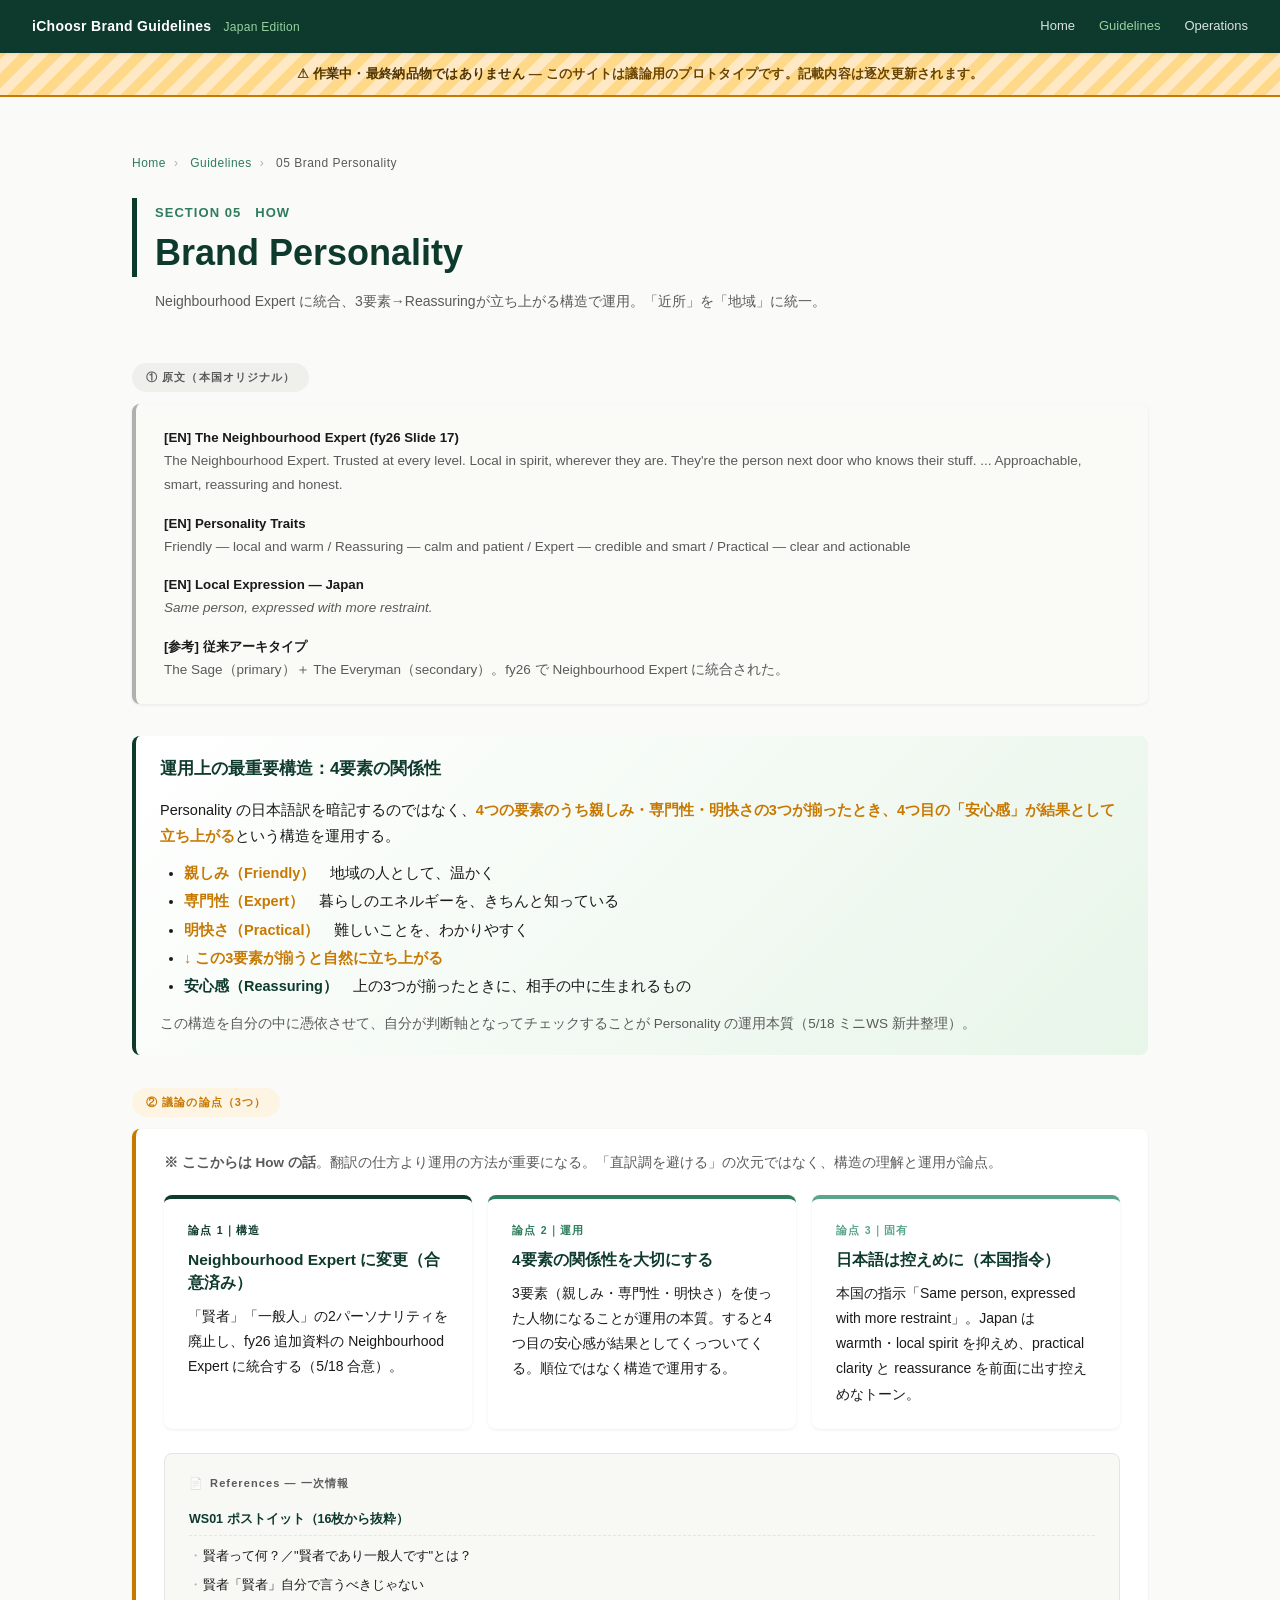
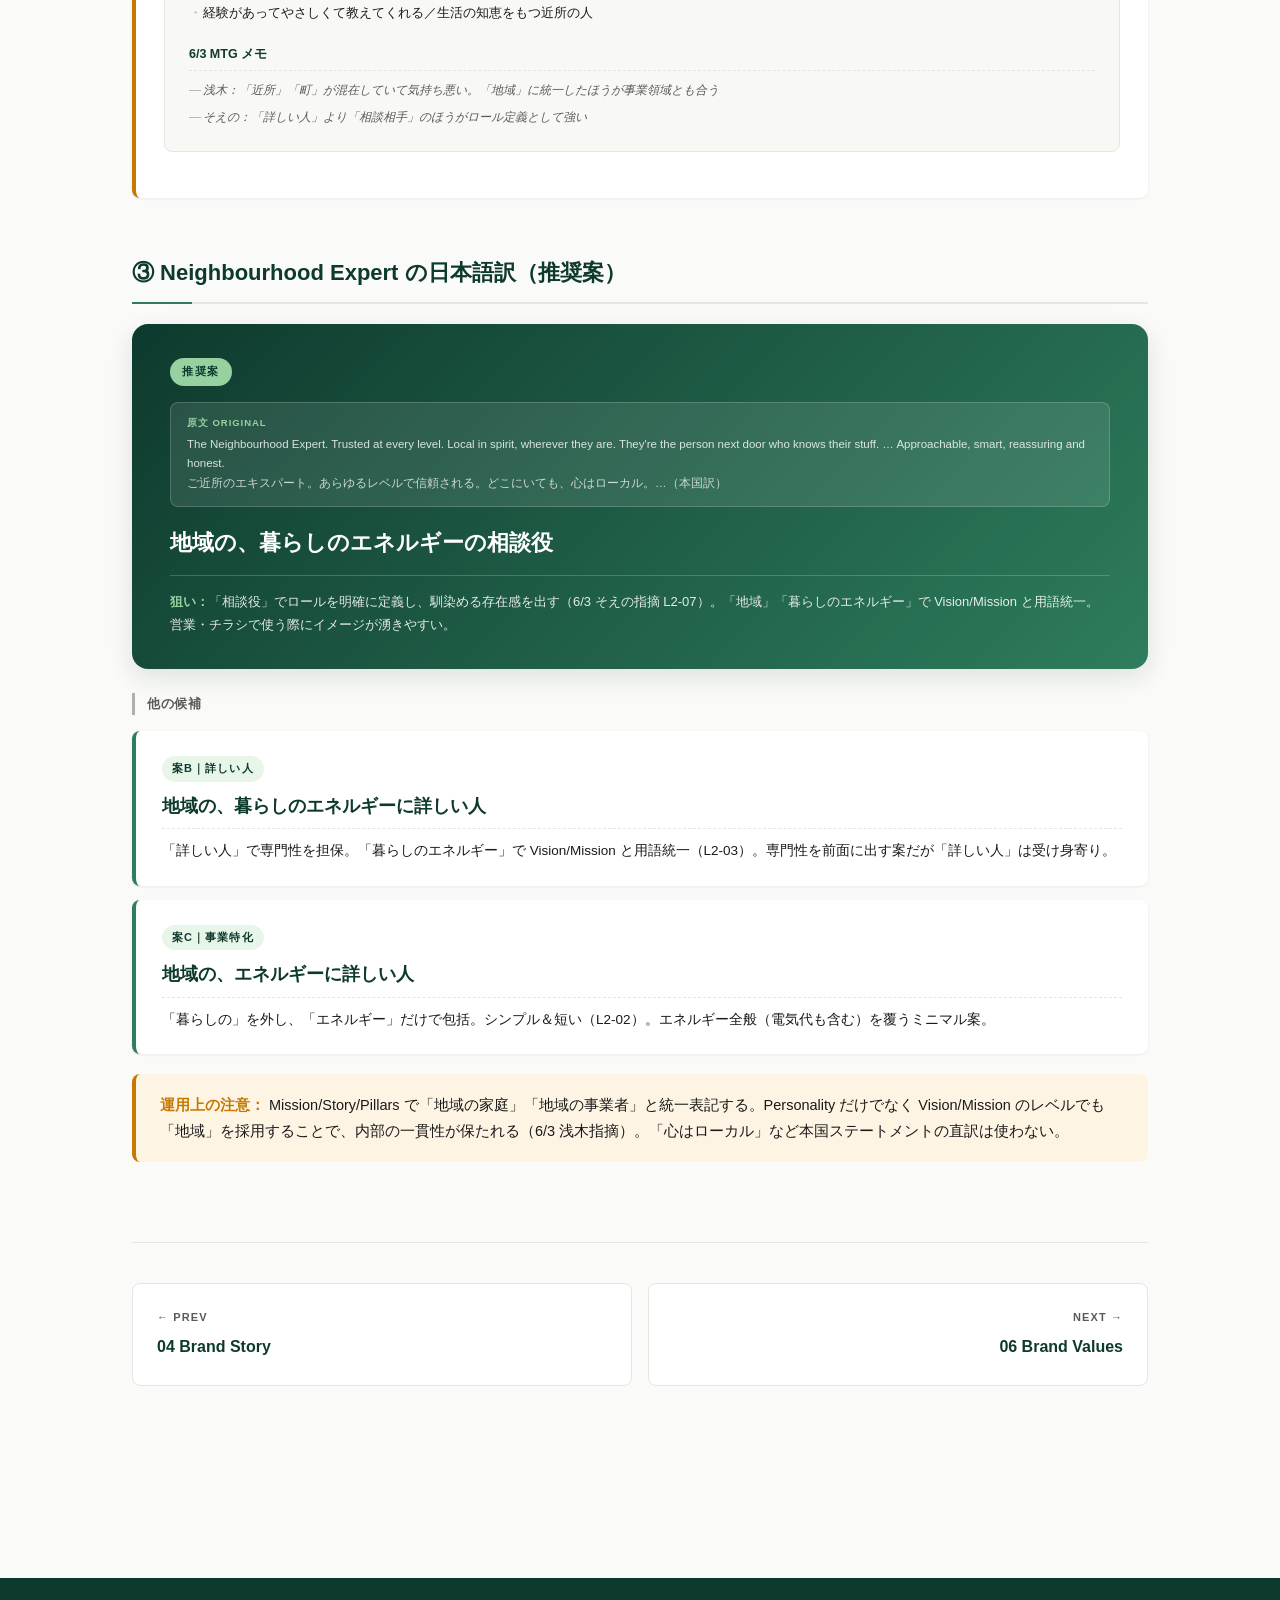
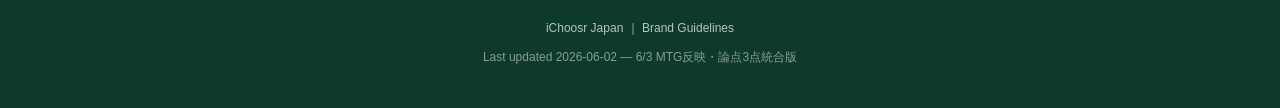
<file: guidelines/05-brand-personality.html>
<!DOCTYPE html>
<html lang="ja">
<head>
<meta charset="UTF-8">
<meta name="viewport" content="width=device-width, initial-scale=1.0">
<title>05 Brand Personality ｜ iChoosr 日本版ブランドガイドライン</title>
<meta name="robots" content="noindex,nofollow">
<meta name="description" content="Neighbourhood Expert に統合、3要素→Reassuringが立ち上がる構造で運用。「近所」を「地域」に統一。">
<link rel="icon" type="image/svg+xml" href="../favicon.svg">
<meta property="og:title" content="05 Brand Personality ｜ iChoosr">
<meta property="og:description" content="Neighbourhood Expert に統合、3要素→Reassuringが立ち上がる構造で運用。「近所」を「地域」に統一。">
<meta property="og:type" content="website">
<meta property="og:image" content="../og-image.svg">
<meta name="twitter:card" content="summary_large_image">
<link rel="stylesheet" href="../assets/style.css">
</head>
<body>

<header class="site-header">
  <div class="brand">iChoosr Brand Guidelines <span>Japan Edition</span></div>
  <nav>
    <a href="../index.html">Home</a>
    <a href="01-mission-vision.html" class="active">Guidelines</a>
    <a href="../operations/00-governance.html">Operations</a>
  </nav>
</header>

<div class="wip-banner">
  ⚠ <strong>作業中・最終納品物ではありません</strong> — このサイトは議論用のプロトタイプです。記載内容は逐次更新されます。
</div>

<main>
<div class="container">

  <div class="breadcrumb">
    <a href="../index.html">Home</a><span class="sep">›</span>
    <a href="../index.html">Guidelines</a><span class="sep">›</span>
    05 Brand Personality
  </div>

  <div class="page-title">
    <span class="label-en">Section 05　HOW</span>
    <h1>Brand Personality</h1>
  </div>
  <p class="page-subtitle">Neighbourhood Expert に統合、3要素→Reassuringが立ち上がる構造で運用。「近所」を「地域」に統一。</p>


  <!-- ① 原文 -->
  <div class="flow-block source">
    <span class="flow-label">① 原文（本国オリジナル）</span>
    <div class="flow-body">
      <h5>[EN] The Neighbourhood Expert (fy26 Slide 17)</h5>
      <p class="en">The Neighbourhood Expert. Trusted at every level. Local in spirit, wherever they are. They're the person next door who knows their stuff. ... Approachable, smart, reassuring and honest.</p>
      <h5 style="margin-top: 14px;">[EN] Personality Traits</h5>
      <p class="en">Friendly — local and warm / Reassuring — calm and patient / Expert — credible and smart / Practical — clear and actionable</p>
      <h5 style="margin-top: 14px;">[EN] Local Expression — Japan</h5>
      <p class="en" style="font-style: italic;">Same person, expressed with more restraint.</p>
      <h5 style="margin-top: 14px;">[参考] 従来アーキタイプ</h5>
      <p>The Sage（primary）＋ The Everyman（secondary）。fy26 で Neighbourhood Expert に統合された。</p>
    </div>
  </div>

  <!-- 重要：構造説明を最上位に -->
  <div class="callout" style="margin: 24px 0; border-left-color: var(--deep); background: linear-gradient(135deg, var(--paper) 0%, var(--tint) 100%);">
    <h3 style="font-size: 17px; margin-bottom: 12px; color: var(--deep);">運用上の最重要構造：4要素の関係性</h3>
    <p style="margin-bottom: 10px;">Personality の日本語訳を暗記するのではなく、<strong>4つの要素のうち親しみ・専門性・明快さの3つが揃ったとき、4つ目の「安心感」が結果として立ち上がる</strong>という構造を運用する。</p>
    <ul style="padding-left: 24px; line-height: 1.95;">
      <li><strong>親しみ（Friendly）</strong>　地域の人として、温かく</li>
      <li><strong>専門性（Expert）</strong>　暮らしのエネルギーを、きちんと知っている</li>
      <li><strong>明快さ（Practical）</strong>　難しいことを、わかりやすく</li>
      <li><strong>↓ この3要素が揃うと自然に立ち上がる</strong></li>
      <li><strong style="color: var(--deep);">安心感（Reassuring）</strong>　上の3つが揃ったときに、相手の中に生まれるもの</li>
    </ul>
    <p style="margin-top: 12px; color: var(--gray); font-size: 13.5px;">この構造を自分の中に憑依させて、自分が判断軸となってチェックすることが Personality の運用本質（5/18 ミニWS 新井整理）。</p>
  </div>

  
  <!-- ② 論点（3つに統合） -->
  <div class="flow-block rationale">
    <span class="flow-label">② 議論の論点（3つ）</span>
    <div class="flow-body">
      <p style="color: var(--gray); margin-bottom: 14px; font-size: 13.5px;"><strong>※ ここからは How の話</strong>。翻訳の仕方より運用の方法が重要になる。「直訳調を避ける」の次元ではなく、構造の理解と運用が論点。</p>
      <div class="policy-grid">
        <div class="policy-card structure">
          <span class="axis">論点 1｜構造</span>
          <h4>Neighbourhood Expert に変更（合意済み）</h4>
          <p>「賢者」「一般人」の2パーソナリティを廃止し、fy26 追加資料の Neighbourhood Expert に統合する（5/18 合意）。</p>
        </div>
        <div class="policy-card translation">
          <span class="axis">論点 2｜運用</span>
          <h4>4要素の関係性を大切にする</h4>
          <p>3要素（親しみ・専門性・明快さ）を使った人物になることが運用の本質。すると4つ目の安心感が結果としてくっついてくる。順位ではなく構造で運用する。</p>
        </div>
        <div class="policy-card operation">
          <span class="axis">論点 3｜固有</span>
          <h4>日本語は控えめに（本国指令）</h4>
          <p>本国の指示「Same person, expressed with more restraint」。Japan は warmth・local spirit を抑えめ、practical clarity と reassurance を前面に出す控えめなトーン。</p>
        </div>
      </div>
      
      <div class="refs">
        <div class="refs-title">References — 一次情報</div>
        <div class="ref-group">
          <div class="group-head">WS01 ポストイット（16枚から抜粋）</div>
          <ul>
            <li>賢者って何？／"賢者であり一般人です"とは？</li>
            <li>賢者「賢者」自分で言うべきじゃない</li>
            <li>経験があってやさしくて教えてくれる／生活の知恵をもつ近所の人</li>
          </ul>
        </div>
        <div class="ref-group">
          <div class="group-head">6/3 MTG メモ</div>
          <ul>
            <li class="attr">浅木：「近所」「町」が混在していて気持ち悪い。「地域」に統一したほうが事業領域とも合う</li>
            <li class="attr">そえの：「詳しい人」より「相談相手」のほうがロール定義として強い</li>
          </ul>
        </div>
      </div>
    </div>
  </div>

  
  <h2 class="section-h">③ Neighbourhood Expert の日本語訳（推奨案）</h2>
  <div class="recommend-hero">
    <span class="rec-tag">推奨案</span>
    <div class="rec-source">
      <span class="src-label">原文 ORIGINAL</span>
      <span class="en">The Neighbourhood Expert. Trusted at every level. Local in spirit, wherever they are. They're the person next door who knows their stuff. … Approachable, smart, reassuring and honest.</span><br>
      <span class="jp">ご近所のエキスパート。あらゆるレベルで信頼される。どこにいても、心はローカル。…（本国訳）</span>
    </div>
    <div class="rec-title">地域の、暮らしのエネルギーの相談役</div>
    <div class="rec-aim"><strong>狙い：</strong>「相談役」でロールを明確に定義し、馴染める存在感を出す（6/3 そえの指摘 L2-07）。「地域」「暮らしのエネルギー」で Vision/Mission と用語統一。営業・チラシで使う際にイメージが湧きやすい。</div>
  </div>

  <p class="other-options-head">他の候補</p>
  <div class="options-grid other-options">
      <div class="option-card">
        <span class="opt-num">案B｜詳しい人</span>
        <div class="opt-title">地域の、暮らしのエネルギーに詳しい人</div>
        <div class="opt-desc">「詳しい人」で専門性を担保。「暮らしのエネルギー」で Vision/Mission と用語統一（L2-03）。専門性を前面に出す案だが「詳しい人」は受け身寄り。</div>
      </div>
      <div class="option-card">
        <span class="opt-num">案C｜事業特化</span>
        <div class="opt-title">地域の、エネルギーに詳しい人</div>
        <div class="opt-desc">「暮らしの」を外し、「エネルギー」だけで包括。シンプル＆短い（L2-02）。エネルギー全般（電気代も含む）を覆うミニマル案。</div>
      </div>
  </div>

  <div class="callout">
    <strong>運用上の注意：</strong> Mission/Story/Pillars で「地域の家庭」「地域の事業者」と統一表記する。Personality だけでなく Vision/Mission のレベルでも「地域」を採用することで、内部の一貫性が保たれる（6/3 浅木指摘）。「心はローカル」など本国ステートメントの直訳は使わない。
  </div>


  <nav class="page-nav">
    <a href="04-brand-story.html" class="prev">
      <div class="dir">← PREV</div>
      <div class="title">04 Brand Story</div>
    </a>
    <a href="06-brand-values.html" class="next">
      <div class="dir">NEXT →</div>
      <div class="title">06 Brand Values</div>
    </a>
  </nav>

</div>
</main>

<footer>
  <div>iChoosr Japan ｜ Brand Guidelines</div>
  <div class="meta">Last updated 2026-06-02 — 6/3 MTG反映・論点3点統合版</div>
</footer>

</body>
</html>
</file>
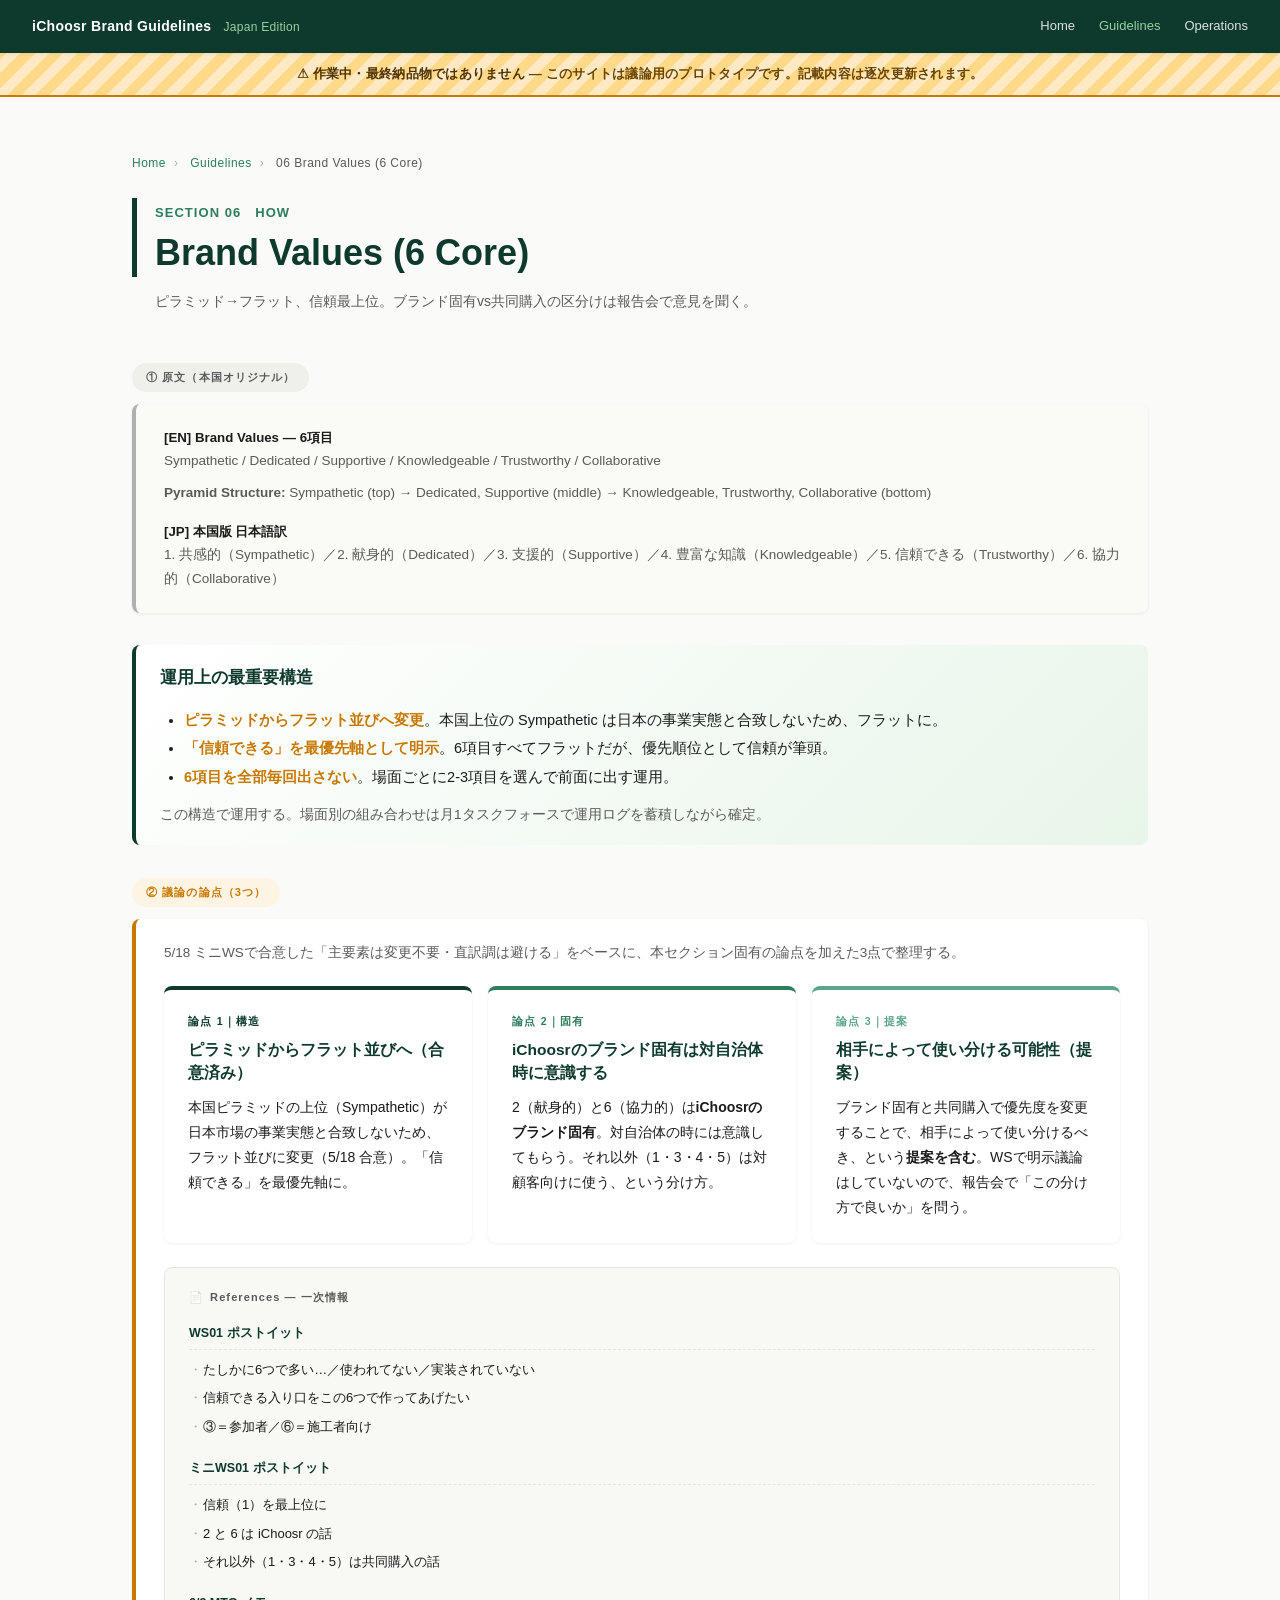
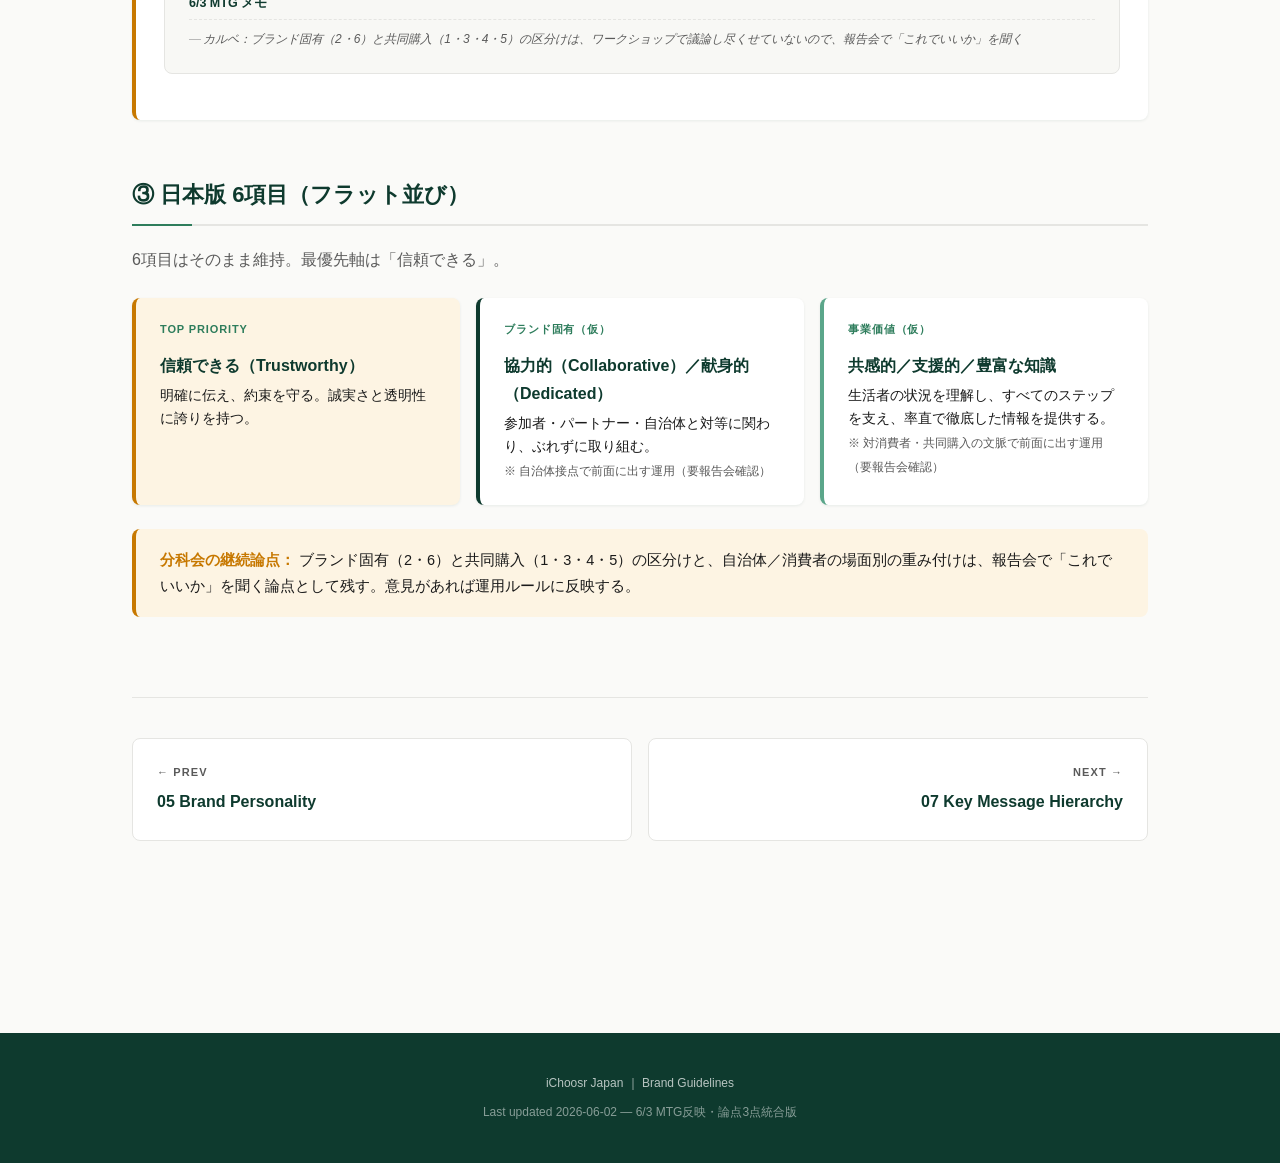
<file: guidelines/06-brand-values.html>
<!DOCTYPE html>
<html lang="ja">
<head>
<meta charset="UTF-8">
<meta name="viewport" content="width=device-width, initial-scale=1.0">
<title>06 Brand Values (6 Core) ｜ iChoosr 日本版ブランドガイドライン</title>
<meta name="robots" content="noindex,nofollow">
<meta name="description" content="ピラミッド→フラット、信頼最上位。ブランド固有vs共同購入の区分けは報告会で意見を聞く。">
<link rel="icon" type="image/svg+xml" href="../favicon.svg">
<meta property="og:title" content="06 Brand Values (6 Core) ｜ iChoosr">
<meta property="og:description" content="ピラミッド→フラット、信頼最上位。ブランド固有vs共同購入の区分けは報告会で意見を聞く。">
<meta property="og:type" content="website">
<meta property="og:image" content="../og-image.svg">
<meta name="twitter:card" content="summary_large_image">
<link rel="stylesheet" href="../assets/style.css">
</head>
<body>

<header class="site-header">
  <div class="brand">iChoosr Brand Guidelines <span>Japan Edition</span></div>
  <nav>
    <a href="../index.html">Home</a>
    <a href="01-mission-vision.html" class="active">Guidelines</a>
    <a href="../operations/00-governance.html">Operations</a>
  </nav>
</header>

<div class="wip-banner">
  ⚠ <strong>作業中・最終納品物ではありません</strong> — このサイトは議論用のプロトタイプです。記載内容は逐次更新されます。
</div>

<main>
<div class="container">

  <div class="breadcrumb">
    <a href="../index.html">Home</a><span class="sep">›</span>
    <a href="../index.html">Guidelines</a><span class="sep">›</span>
    06 Brand Values (6 Core)
  </div>

  <div class="page-title">
    <span class="label-en">Section 06　HOW</span>
    <h1>Brand Values (6 Core)</h1>
  </div>
  <p class="page-subtitle">ピラミッド→フラット、信頼最上位。ブランド固有vs共同購入の区分けは報告会で意見を聞く。</p>


  <!-- ① 原文 -->
  <div class="flow-block source">
    <span class="flow-label">① 原文（本国オリジナル）</span>
    <div class="flow-body">
      <h5>[EN] Brand Values — 6項目</h5>
      <p class="en">Sympathetic / Dedicated / Supportive / Knowledgeable / Trustworthy / Collaborative</p>
      <p class="en" style="margin-top: 8px;"><strong>Pyramid Structure:</strong> Sympathetic (top) → Dedicated, Supportive (middle) → Knowledgeable, Trustworthy, Collaborative (bottom)</p>
      <h5 style="margin-top: 14px;">[JP] 本国版 日本語訳</h5>
      <p>1. 共感的（Sympathetic）／2. 献身的（Dedicated）／3. 支援的（Supportive）／4. 豊富な知識（Knowledgeable）／5. 信頼できる（Trustworthy）／6. 協力的（Collaborative）</p>
    </div>
  </div>

  <!-- 重要：構造説明を最上位に -->
  <div class="callout" style="margin: 24px 0; border-left-color: var(--deep); background: linear-gradient(135deg, var(--paper) 0%, var(--tint) 100%);">
    <h3 style="font-size: 17px; margin-bottom: 12px; color: var(--deep);">運用上の最重要構造</h3>
    <ul style="padding-left: 24px; line-height: 1.95;">
      <li><strong>ピラミッドからフラット並びへ変更</strong>。本国上位の Sympathetic は日本の事業実態と合致しないため、フラットに。</li>
      <li><strong>「信頼できる」を最優先軸として明示</strong>。6項目すべてフラットだが、優先順位として信頼が筆頭。</li>
      <li><strong>6項目を全部毎回出さない</strong>。場面ごとに2-3項目を選んで前面に出す運用。</li>
    </ul>
    <p style="margin-top: 12px; color: var(--gray); font-size: 13.5px;">この構造で運用する。場面別の組み合わせは月1タスクフォースで運用ログを蓄積しながら確定。</p>
  </div>

  
  <!-- ② 論点（3つに統合） -->
  <div class="flow-block rationale">
    <span class="flow-label">② 議論の論点（3つ）</span>
    <div class="flow-body">
      <p style="color: var(--gray); margin-bottom: 14px; font-size: 13.5px;">5/18 ミニWSで合意した「主要素は変更不要・直訳調は避ける」をベースに、本セクション固有の論点を加えた3点で整理する。</p>
      <div class="policy-grid">
        <div class="policy-card structure">
          <span class="axis">論点 1｜構造</span>
          <h4>ピラミッドからフラット並びへ（合意済み）</h4>
          <p>本国ピラミッドの上位（Sympathetic）が日本市場の事業実態と合致しないため、フラット並びに変更（5/18 合意）。「信頼できる」を最優先軸に。</p>
        </div>
        <div class="policy-card translation">
          <span class="axis">論点 2｜固有</span>
          <h4>iChoosrのブランド固有は対自治体時に意識する</h4>
          <p>2（献身的）と6（協力的）は<strong>iChoosrのブランド固有</strong>。対自治体の時には意識してもらう。それ以外（1・3・4・5）は対顧客向けに使う、という分け方。</p>
        </div>
        <div class="policy-card operation">
          <span class="axis">論点 3｜提案</span>
          <h4>相手によって使い分ける可能性（提案）</h4>
          <p>ブランド固有と共同購入で優先度を変更することで、相手によって使い分けるべき、という<strong>提案を含む</strong>。WSで明示議論はしていないので、報告会で「この分け方で良いか」を問う。</p>
        </div>
      </div>
      
      <div class="refs">
        <div class="refs-title">References — 一次情報</div>
        <div class="ref-group">
          <div class="group-head">WS01 ポストイット</div>
          <ul>
            <li>たしかに6つで多い…／使われてない／実装されていない</li>
            <li>信頼できる入り口をこの6つで作ってあげたい</li>
            <li>③＝参加者／⑥＝施工者向け</li>
          </ul>
        </div>
        <div class="ref-group">
          <div class="group-head">ミニWS01 ポストイット</div>
          <ul>
            <li>信頼（1）を最上位に</li>
            <li>2 と 6 は iChoosr の話</li>
            <li>それ以外（1・3・4・5）は共同購入の話</li>
          </ul>
        </div>
        <div class="ref-group">
          <div class="group-head">6/3 MTG メモ</div>
          <ul>
            <li class="attr">カルベ：ブランド固有（2・6）と共同購入（1・3・4・5）の区分けは、ワークショップで議論し尽くせていないので、報告会で「これでいいか」を聞く</li>
          </ul>
        </div>
      </div>
    </div>
  </div>

  <h2 class="section-h">③ 日本版 6項目（フラット並び）</h2>
  <p style="color: var(--gray); margin-bottom: 16px;">6項目はそのまま維持。最優先軸は「信頼できる」。</p>

  <div class="values-grid">
    <div class="value-card priority">
      <span class="group-label">TOP PRIORITY</span>
      <div class="name">信頼できる（Trustworthy）</div>
      <div class="def">明確に伝え、約束を守る。誠実さと透明性に誇りを持つ。</div>
    </div>
    <div class="value-card brand-specific">
      <span class="group-label">ブランド固有（仮）</span>
      <div class="name">協力的（Collaborative）／献身的（Dedicated）</div>
      <div class="def">参加者・パートナー・自治体と対等に関わり、ぶれずに取り組む。<br><span style="color: var(--gray); font-size: 12px;">※ 自治体接点で前面に出す運用（要報告会確認）</span></div>
    </div>
    <div class="value-card">
      <span class="group-label">事業価値（仮）</span>
      <div class="name">共感的／支援的／豊富な知識</div>
      <div class="def">生活者の状況を理解し、すべてのステップを支え、率直で徹底した情報を提供する。<br><span style="color: var(--gray); font-size: 12px;">※ 対消費者・共同購入の文脈で前面に出す運用（要報告会確認）</span></div>
    </div>
  </div>

  <div class="callout">
    <strong>分科会の継続論点：</strong> ブランド固有（2・6）と共同購入（1・3・4・5）の区分けと、自治体／消費者の場面別の重み付けは、報告会で「これでいいか」を聞く論点として残す。意見があれば運用ルールに反映する。
  </div>


  <nav class="page-nav">
    <a href="05-brand-personality.html" class="prev">
      <div class="dir">← PREV</div>
      <div class="title">05 Brand Personality</div>
    </a>
    <a href="07-key-message-hierarchy.html" class="next">
      <div class="dir">NEXT →</div>
      <div class="title">07 Key Message Hierarchy</div>
    </a>
  </nav>

</div>
</main>

<footer>
  <div>iChoosr Japan ｜ Brand Guidelines</div>
  <div class="meta">Last updated 2026-06-02 — 6/3 MTG反映・論点3点統合版</div>
</footer>

</body>
</html>
</file>
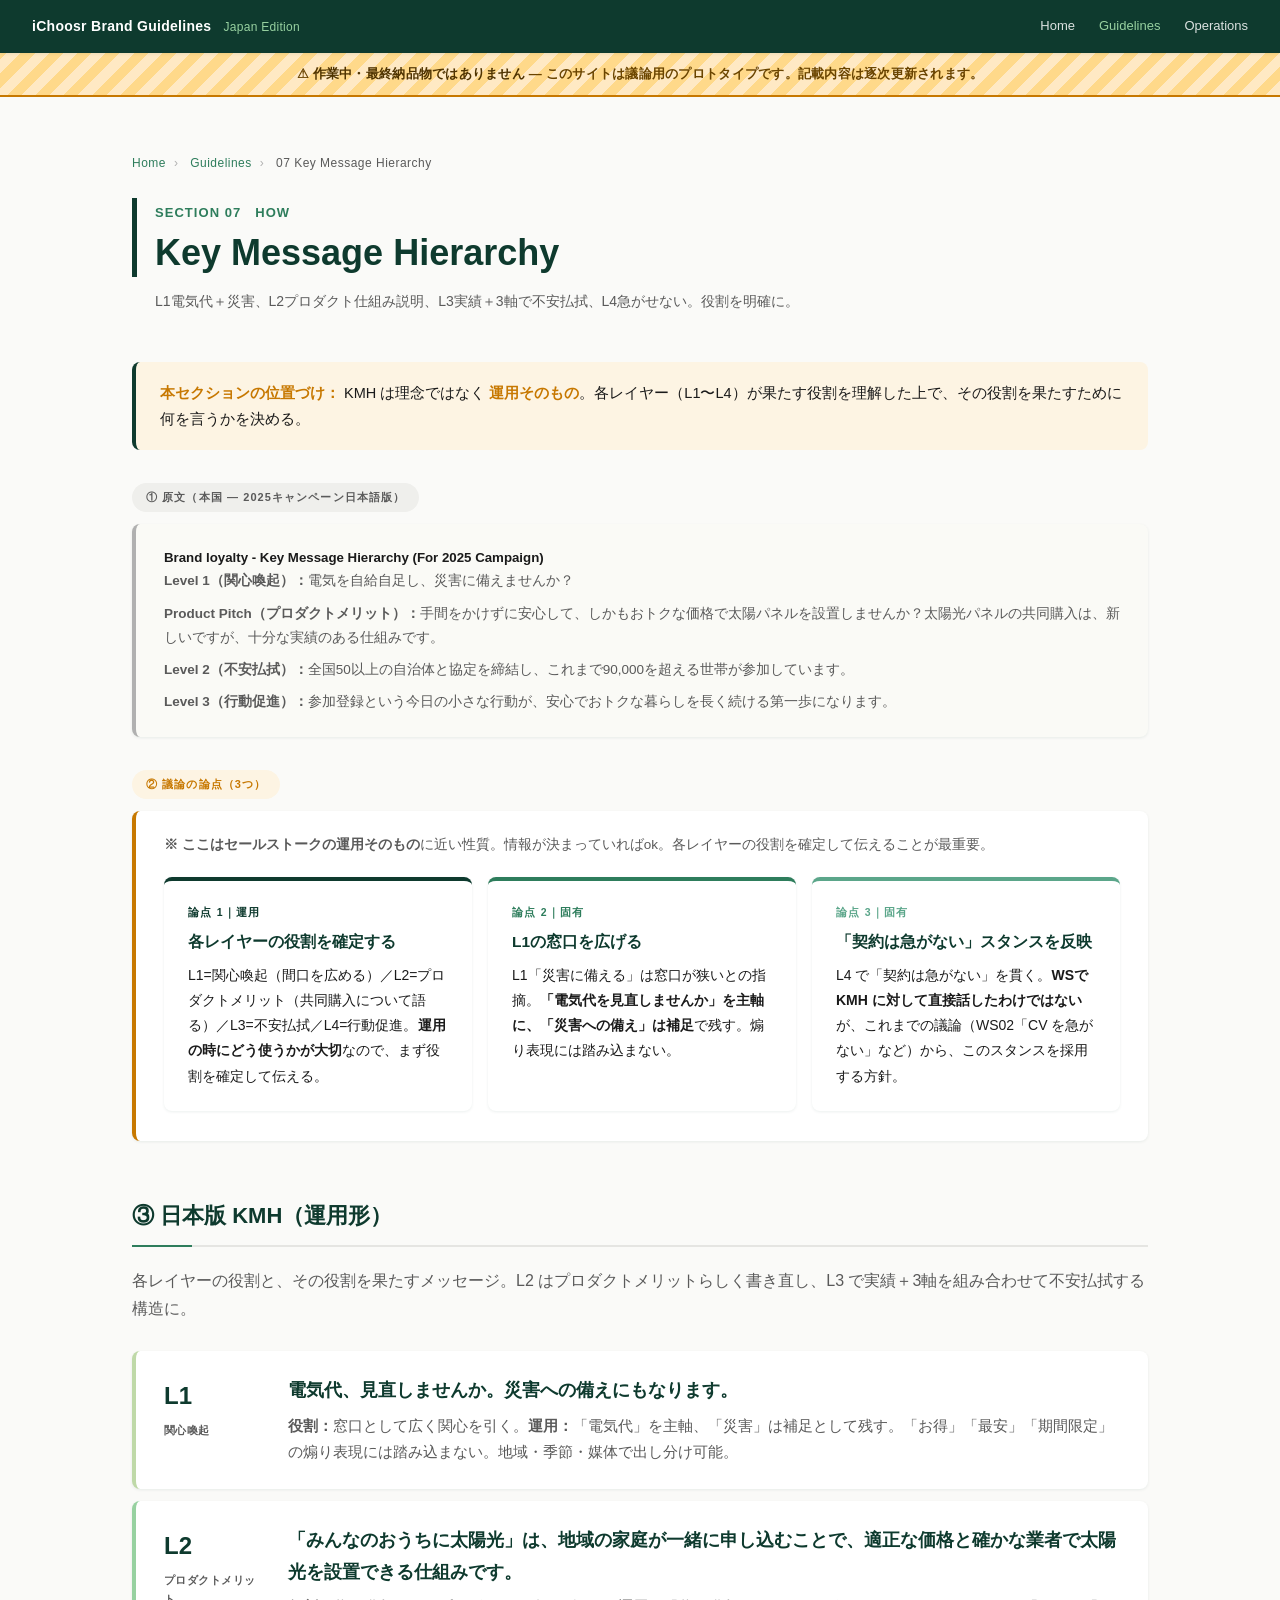
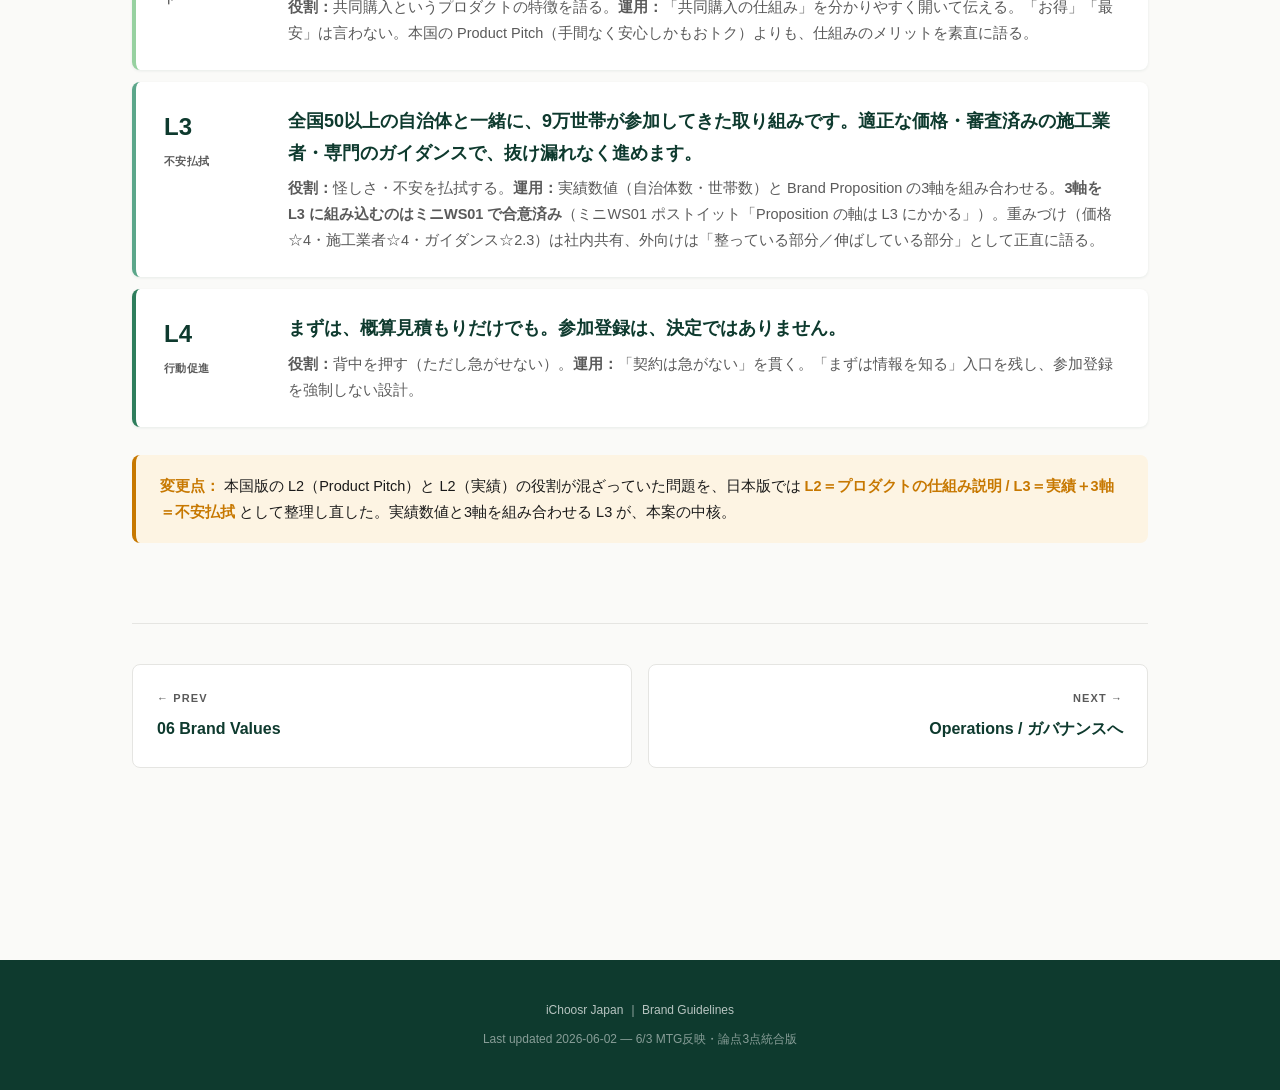
<file: guidelines/07-key-message-hierarchy.html>
<!DOCTYPE html>
<html lang="ja">
<head>
<meta charset="UTF-8">
<meta name="viewport" content="width=device-width, initial-scale=1.0">
<title>07 Key Message Hierarchy ｜ iChoosr 日本版ブランドガイドライン</title>
<meta name="robots" content="noindex,nofollow">
<meta name="description" content="L1電気代＋災害、L2プロダクト仕組み説明、L3実績＋3軸で不安払拭、L4急がせない。役割を明確に。">
<link rel="icon" type="image/svg+xml" href="../favicon.svg">
<meta property="og:title" content="07 Key Message Hierarchy ｜ iChoosr">
<meta property="og:description" content="L1電気代＋災害、L2プロダクト仕組み説明、L3実績＋3軸で不安払拭、L4急がせない。役割を明確に。">
<meta property="og:type" content="website">
<meta property="og:image" content="../og-image.svg">
<meta name="twitter:card" content="summary_large_image">
<link rel="stylesheet" href="../assets/style.css">
</head>
<body>

<header class="site-header">
  <div class="brand">iChoosr Brand Guidelines <span>Japan Edition</span></div>
  <nav>
    <a href="../index.html">Home</a>
    <a href="01-mission-vision.html" class="active">Guidelines</a>
    <a href="../operations/00-governance.html">Operations</a>
  </nav>
</header>

<div class="wip-banner">
  ⚠ <strong>作業中・最終納品物ではありません</strong> — このサイトは議論用のプロトタイプです。記載内容は逐次更新されます。
</div>

<main>
<div class="container">

  <div class="breadcrumb">
    <a href="../index.html">Home</a><span class="sep">›</span>
    <a href="../index.html">Guidelines</a><span class="sep">›</span>
    07 Key Message Hierarchy
  </div>

  <div class="page-title">
    <span class="label-en">Section 07　HOW</span>
    <h1>Key Message Hierarchy</h1>
  </div>
  <p class="page-subtitle">L1電気代＋災害、L2プロダクト仕組み説明、L3実績＋3軸で不安払拭、L4急がせない。役割を明確に。</p>


  <div class="callout" style="margin: 0 0 24px 0; border-left-color: var(--deep);">
    <strong>本セクションの位置づけ：</strong> KMH は理念ではなく <strong>運用そのもの</strong>。各レイヤー（L1〜L4）が果たす役割を理解した上で、その役割を果たすために何を言うかを決める。
  </div>

  <!-- ① 原文 -->
  <div class="flow-block source">
    <span class="flow-label">① 原文（本国 — 2025キャンペーン日本語版）</span>
    <div class="flow-body">
      <h5>Brand loyalty - Key Message Hierarchy (For 2025 Campaign)</h5>
      <p><strong>Level 1（関心喚起）：</strong>電気を自給自足し、災害に備えませんか？</p>
      <p style="margin-top: 8px;"><strong>Product Pitch（プロダクトメリット）：</strong>手間をかけずに安心して、しかもおトクな価格で太陽パネルを設置しませんか？太陽光パネルの共同購入は、新しいですが、十分な実績のある仕組みです。</p>
      <p style="margin-top: 8px;"><strong>Level 2（不安払拭）：</strong>全国50以上の自治体と協定を締結し、これまで90,000を超える世帯が参加しています。</p>
      <p style="margin-top: 8px;"><strong>Level 3（行動促進）：</strong>参加登録という今日の小さな行動が、安心でおトクな暮らしを長く続ける第一歩になります。</p>
    </div>
  </div>

  
  <!-- ② 論点（3つに統合） -->
  <div class="flow-block rationale">
    <span class="flow-label">② 議論の論点（3つ）</span>
    <div class="flow-body">
      <p style="color: var(--gray); margin-bottom: 14px; font-size: 13.5px;"><strong>※ ここはセールストークの運用そのもの</strong>に近い性質。情報が決まっていればok。各レイヤーの役割を確定して伝えることが最重要。</p>
      <div class="policy-grid">
        <div class="policy-card structure">
          <span class="axis">論点 1｜運用</span>
          <h4>各レイヤーの役割を確定する</h4>
          <p>L1=関心喚起（間口を広める）／L2=プロダクトメリット（共同購入について語る）／L3=不安払拭／L4=行動促進。<strong>運用の時にどう使うかが大切</strong>なので、まず役割を確定して伝える。</p>
        </div>
        <div class="policy-card translation">
          <span class="axis">論点 2｜固有</span>
          <h4>L1の窓口を広げる</h4>
          <p>L1「災害に備える」は窓口が狭いとの指摘。<strong>「電気代を見直しませんか」を主軸に、「災害への備え」は補足</strong>で残す。煽り表現には踏み込まない。</p>
        </div>
        <div class="policy-card operation">
          <span class="axis">論点 3｜固有</span>
          <h4>「契約は急がない」スタンスを反映</h4>
          <p>L4 で「契約は急がない」を貫く。<strong>WSで KMH に対して直接話したわけではない</strong>が、これまでの議論（WS02「CV を急がない」など）から、このスタンスを採用する方針。</p>
        </div>
      </div>
      
    </div>
  </div>

  <h2 class="section-h">③ 日本版 KMH（運用形）</h2>
  <p style="color: var(--gray); margin-bottom: 16px;">各レイヤーの役割と、その役割を果たすメッセージ。L2 はプロダクトメリットらしく書き直し、L3 で実績＋3軸を組み合わせて不安払拭する構造に。</p>

  <div class="kmh-layers">
    <div class="kmh-layer l1">
      <div class="level">L1<span class="role">関心喚起</span></div>
      <div class="content">
        <h4>電気代、見直しませんか。災害への備えにもなります。</h4>
        <p><strong>役割：</strong>窓口として広く関心を引く。<strong>運用：</strong>「電気代」を主軸、「災害」は補足として残す。「お得」「最安」「期間限定」の煽り表現には踏み込まない。地域・季節・媒体で出し分け可能。</p>
      </div>
    </div>
    <div class="kmh-layer l2">
      <div class="level">L2<span class="role">プロダクトメリット</span></div>
      <div class="content">
        <h4>「みんなのおうちに太陽光」は、地域の家庭が一緒に申し込むことで、適正な価格と確かな業者で太陽光を設置できる仕組みです。</h4>
        <p><strong>役割：</strong>共同購入というプロダクトの特徴を語る。<strong>運用：</strong>「共同購入の仕組み」を分かりやすく開いて伝える。「お得」「最安」は言わない。本国の Product Pitch（手間なく安心しかもおトク）よりも、仕組みのメリットを素直に語る。</p>
      </div>
    </div>
    <div class="kmh-layer l3">
      <div class="level">L3<span class="role">不安払拭</span></div>
      <div class="content">
        <h4>全国50以上の自治体と一緒に、9万世帯が参加してきた取り組みです。適正な価格・審査済みの施工業者・専門のガイダンスで、抜け漏れなく進めます。</h4>
        <p><strong>役割：</strong>怪しさ・不安を払拭する。<strong>運用：</strong>実績数値（自治体数・世帯数）と Brand Proposition の3軸を組み合わせる。<strong>3軸を L3 に組み込むのはミニWS01 で合意済み</strong>（ミニWS01 ポストイット「Proposition の軸は L3 にかかる」）。重みづけ（価格☆4・施工業者☆4・ガイダンス☆2.3）は社内共有、外向けは「整っている部分／伸ばしている部分」として正直に語る。</p>
      </div>
    </div>
    <div class="kmh-layer l4">
      <div class="level">L4<span class="role">行動促進</span></div>
      <div class="content">
        <h4>まずは、概算見積もりだけでも。参加登録は、決定ではありません。</h4>
        <p><strong>役割：</strong>背中を押す（ただし急がせない）。<strong>運用：</strong>「契約は急がない」を貫く。「まずは情報を知る」入口を残し、参加登録を強制しない設計。</p>
      </div>
    </div>
  </div>

  <div class="callout">
    <strong>変更点：</strong> 本国版の L2（Product Pitch）と L2（実績）の役割が混ざっていた問題を、日本版では <strong>L2＝プロダクトの仕組み説明 / L3＝実績＋3軸＝不安払拭</strong> として整理し直した。実績数値と3軸を組み合わせる L3 が、本案の中核。
  </div>


  <nav class="page-nav">
    <a href="06-brand-values.html" class="prev">
      <div class="dir">← PREV</div>
      <div class="title">06 Brand Values</div>
    </a>
    <a href="../operations/00-governance.html" class="next">
      <div class="dir">NEXT →</div>
      <div class="title">Operations / ガバナンスへ</div>
    </a>
  </nav>

</div>
</main>

<footer>
  <div>iChoosr Japan ｜ Brand Guidelines</div>
  <div class="meta">Last updated 2026-06-02 — 6/3 MTG反映・論点3点統合版</div>
</footer>

</body>
</html>
</file>
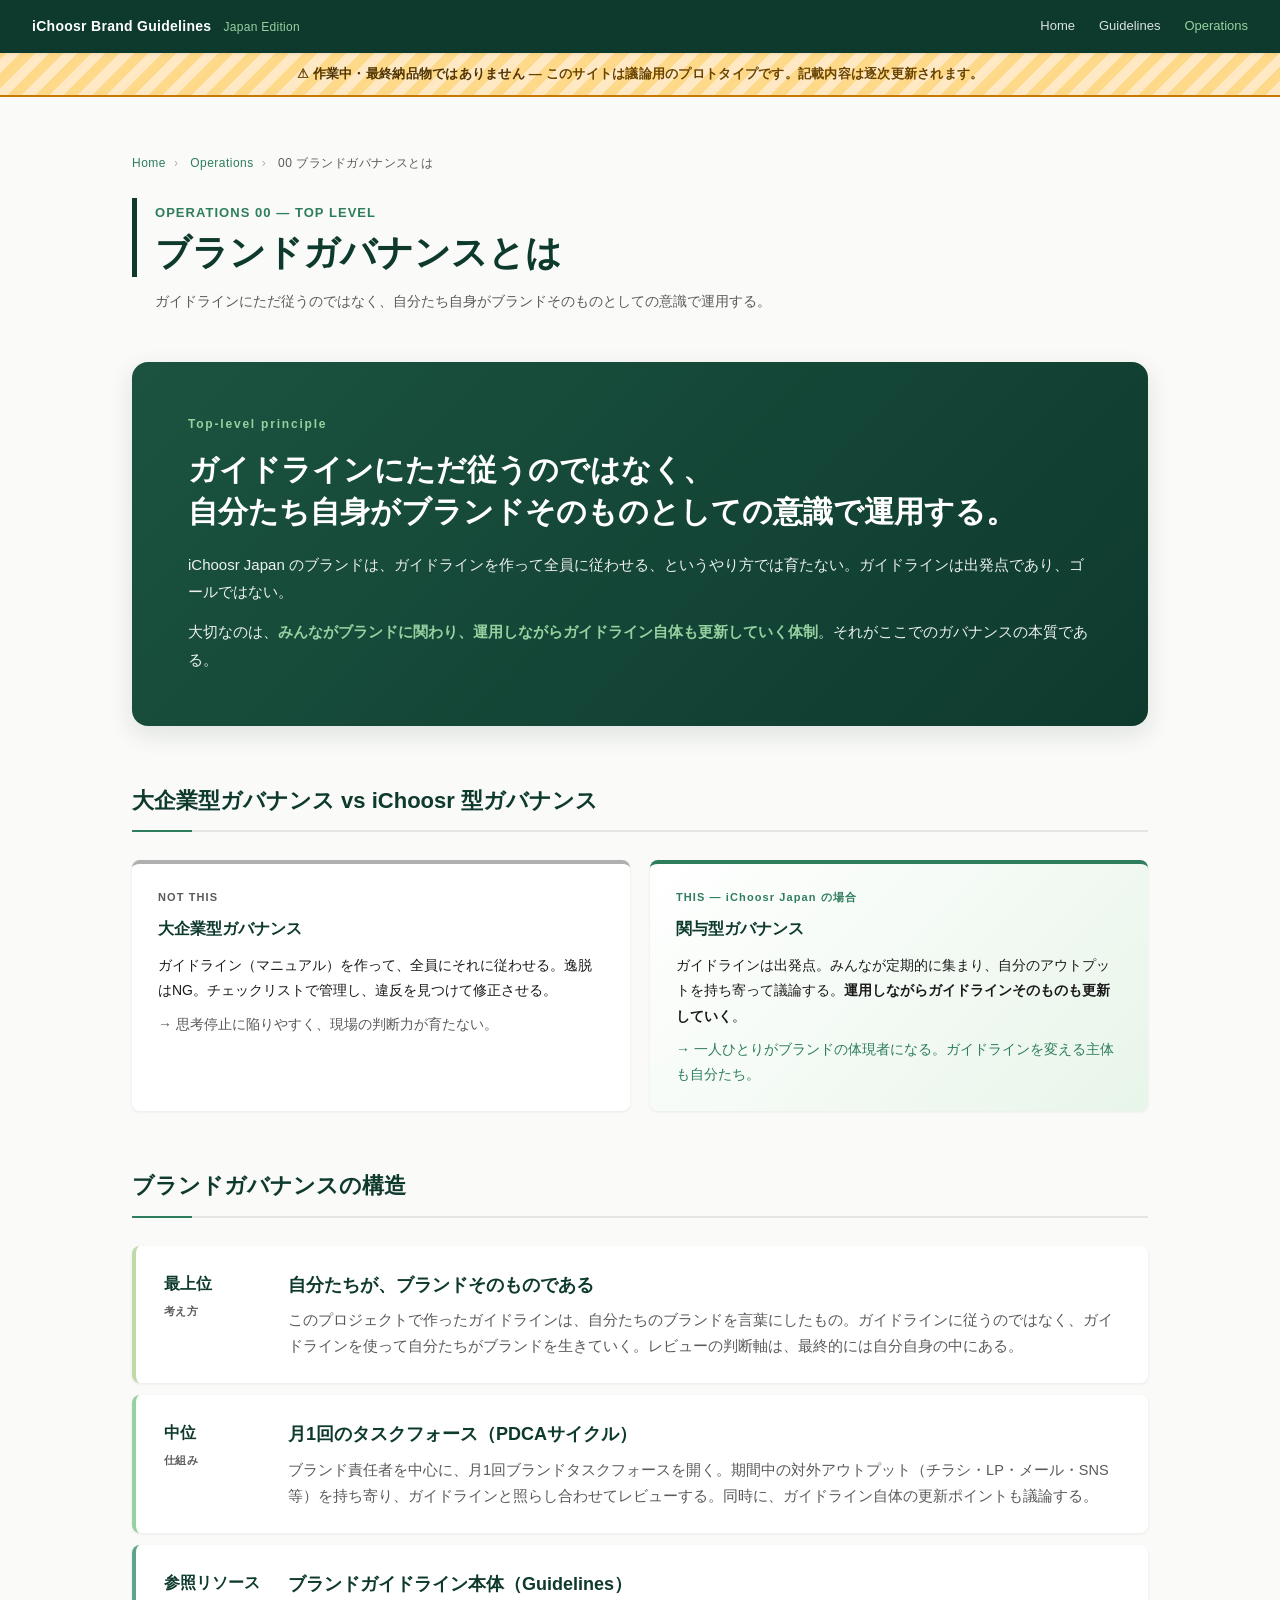
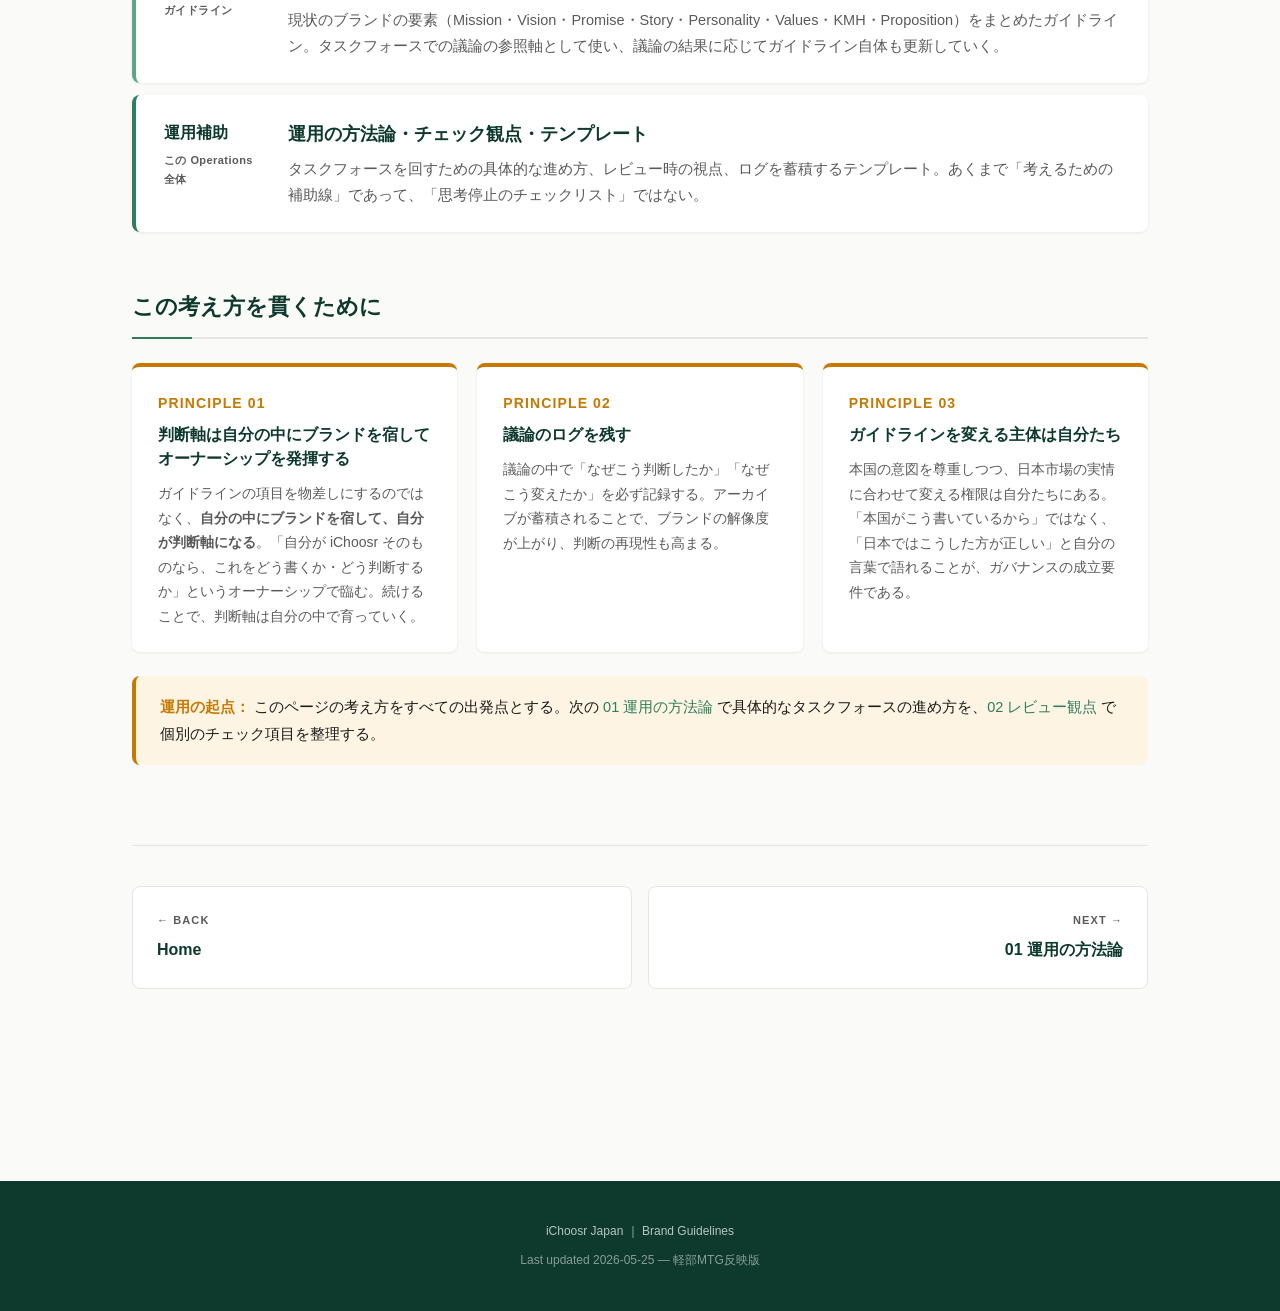
<file: operations/00-governance.html>
<!DOCTYPE html>
<html lang="ja">
<head>
<meta charset="UTF-8">
<meta name="viewport" content="width=device-width, initial-scale=1.0">
<title>00 ブランドガバナンスとは ｜ iChoosr 運用ガイドライン</title>
<meta name="robots" content="noindex,nofollow">
<meta name="description" content="iChoosr Japan にとってのブランドガバナンスとは、ガイドラインに従うことではなく、みんながブランドに関わる体制を作ること。">
<link rel="icon" type="image/svg+xml" href="../favicon.svg">
<meta property="og:title" content="00 ブランドガバナンスとは ｜ iChoosr 運用">
<meta property="og:description" content="iChoosr Japan にとってのブランドガバナンスとは、ガイドラインに従うことではなく、みんながブランドに関わる体制を作ること。">
<meta property="og:type" content="website">
<meta property="og:image" content="../og-image.svg">
<meta name="twitter:card" content="summary_large_image">
<link rel="stylesheet" href="../assets/style.css">
</head>
<body>

<header class="site-header">
  <div class="brand">iChoosr Brand Guidelines <span>Japan Edition</span></div>
  <nav>
    <a href="../index.html">Home</a>
    <a href="../guidelines/03-brand-proposition.html">Guidelines</a>
    <a href="00-governance.html" class="active">Operations</a>
  </nav>
</header>

<div class="wip-banner">
  ⚠ <strong>作業中・最終納品物ではありません</strong> — このサイトは議論用のプロトタイプです。記載内容は逐次更新されます。
</div>

<main>
<div class="container">

  <div class="breadcrumb">
    <a href="../index.html">Home</a><span class="sep">›</span>
    <a href="../index.html">Operations</a><span class="sep">›</span>
    00 ブランドガバナンスとは
  </div>

  <div class="page-title">
    <span class="label-en">Operations 00 — Top Level</span>
    <h1>ブランドガバナンスとは</h1>
  </div>
  <p class="page-subtitle">ガイドラインにただ従うのではなく、自分たち自身がブランドそのものとしての意識で運用する。</p>

  <section class="governance-hero">
    <span class="tag">Top-level principle</span>
    <h1>ガイドラインにただ従うのではなく、<br>自分たち自身がブランドそのものとしての意識で運用する。</h1>
    <p>iChoosr Japan のブランドは、ガイドラインを作って全員に従わせる、というやり方では育たない。ガイドラインは出発点であり、ゴールではない。</p>
    <p>大切なのは、<strong>みんながブランドに関わり、運用しながらガイドライン自体も更新していく体制</strong>。それがここでのガバナンスの本質である。</p>
  </section>

  <h2 class="section-h">大企業型ガバナンス vs iChoosr 型ガバナンス</h2>

  <div class="comparison">
    <div class="not-this">
      <span class="label">NOT THIS</span>
      <h4>大企業型ガバナンス</h4>
      <p>ガイドライン（マニュアル）を作って、全員にそれに従わせる。逸脱はNG。チェックリストで管理し、違反を見つけて修正させる。</p>
      <p style="margin-top: 8px; color: var(--gray);">→ 思考停止に陥りやすく、現場の判断力が育たない。</p>
    </div>
    <div class="this">
      <span class="label">THIS — iChoosr Japan の場合</span>
      <h4>関与型ガバナンス</h4>
      <p>ガイドラインは出発点。みんなが定期的に集まり、自分のアウトプットを持ち寄って議論する。<strong>運用しながらガイドラインそのものも更新していく</strong>。</p>
      <p style="margin-top: 8px; color: var(--mid);">→ 一人ひとりがブランドの体現者になる。ガイドラインを変える主体も自分たち。</p>
    </div>
  </div>

  <h2 class="section-h">ブランドガバナンスの構造</h2>

  <div class="kmh-layers">
    <div class="kmh-layer l1">
      <div class="level" style="font-size: 16px;">最上位<span class="role">考え方</span></div>
      <div class="content">
        <h4>自分たちが、ブランドそのものである</h4>
        <p>このプロジェクトで作ったガイドラインは、自分たちのブランドを言葉にしたもの。ガイドラインに従うのではなく、ガイドラインを使って自分たちがブランドを生きていく。レビューの判断軸は、最終的には自分自身の中にある。</p>
      </div>
    </div>
    <div class="kmh-layer l2">
      <div class="level" style="font-size: 16px;">中位<span class="role">仕組み</span></div>
      <div class="content">
        <h4>月1回のタスクフォース（PDCAサイクル）</h4>
        <p>ブランド責任者を中心に、月1回ブランドタスクフォースを開く。期間中の対外アウトプット（チラシ・LP・メール・SNS等）を持ち寄り、ガイドラインと照らし合わせてレビューする。同時に、ガイドライン自体の更新ポイントも議論する。</p>
      </div>
    </div>
    <div class="kmh-layer l3">
      <div class="level" style="font-size: 16px;">参照リソース<span class="role">ガイドライン</span></div>
      <div class="content">
        <h4>ブランドガイドライン本体（Guidelines）</h4>
        <p>現状のブランドの要素（Mission・Vision・Promise・Story・Personality・Values・KMH・Proposition）をまとめたガイドライン。タスクフォースでの議論の参照軸として使い、議論の結果に応じてガイドライン自体も更新していく。</p>
      </div>
    </div>
    <div class="kmh-layer l4">
      <div class="level" style="font-size: 16px;">運用補助<span class="role">この Operations 全体</span></div>
      <div class="content">
        <h4>運用の方法論・チェック観点・テンプレート</h4>
        <p>タスクフォースを回すための具体的な進め方、レビュー時の視点、ログを蓄積するテンプレート。あくまで「考えるための補助線」であって、「思考停止のチェックリスト」ではない。</p>
      </div>
    </div>
  </div>

  <h2 class="section-h">この考え方を貫くために</h2>

  <div class="points-grid">
    <div class="point-card">
      <div class="num">PRINCIPLE 01</div>
      <h4>判断軸は自分の中にブランドを宿してオーナーシップを発揮する</h4>
      <p>ガイドラインの項目を物差しにするのではなく、<strong>自分の中にブランドを宿して、自分が判断軸になる</strong>。「自分が iChoosr そのものなら、これをどう書くか・どう判断するか」というオーナーシップで臨む。続けることで、判断軸は自分の中で育っていく。</p>
    </div>
    <div class="point-card">
      <div class="num">PRINCIPLE 02</div>
      <h4>議論のログを残す</h4>
      <p>議論の中で「なぜこう判断したか」「なぜこう変えたか」を必ず記録する。アーカイブが蓄積されることで、ブランドの解像度が上がり、判断の再現性も高まる。</p>
    </div>
    <div class="point-card">
      <div class="num">PRINCIPLE 03</div>
      <h4>ガイドラインを変える主体は自分たち</h4>
      <p>本国の意図を尊重しつつ、日本市場の実情に合わせて変える権限は自分たちにある。「本国がこう書いているから」ではなく、「日本ではこうした方が正しい」と自分の言葉で語れることが、ガバナンスの成立要件である。</p>
    </div>
  </div>

  <div class="callout">
    <strong>運用の起点：</strong> このページの考え方をすべての出発点とする。次の <a href="01-methodology.html">01 運用の方法論</a> で具体的なタスクフォースの進め方を、<a href="02-checklist.html">02 レビュー観点</a> で個別のチェック項目を整理する。
  </div>

  <nav class="page-nav">
    <a href="../index.html" class="prev">
      <div class="dir">← BACK</div>
      <div class="title">Home</div>
    </a>
    <a href="01-methodology.html" class="next">
      <div class="dir">NEXT →</div>
      <div class="title">01 運用の方法論</div>
    </a>
  </nav>

</div>
</main>

<footer>
  <div>iChoosr Japan ｜ Brand Guidelines</div>
  <div class="meta">Last updated 2026-05-25 — 軽部MTG反映版</div>
</footer>

</body>
</html>
</file>
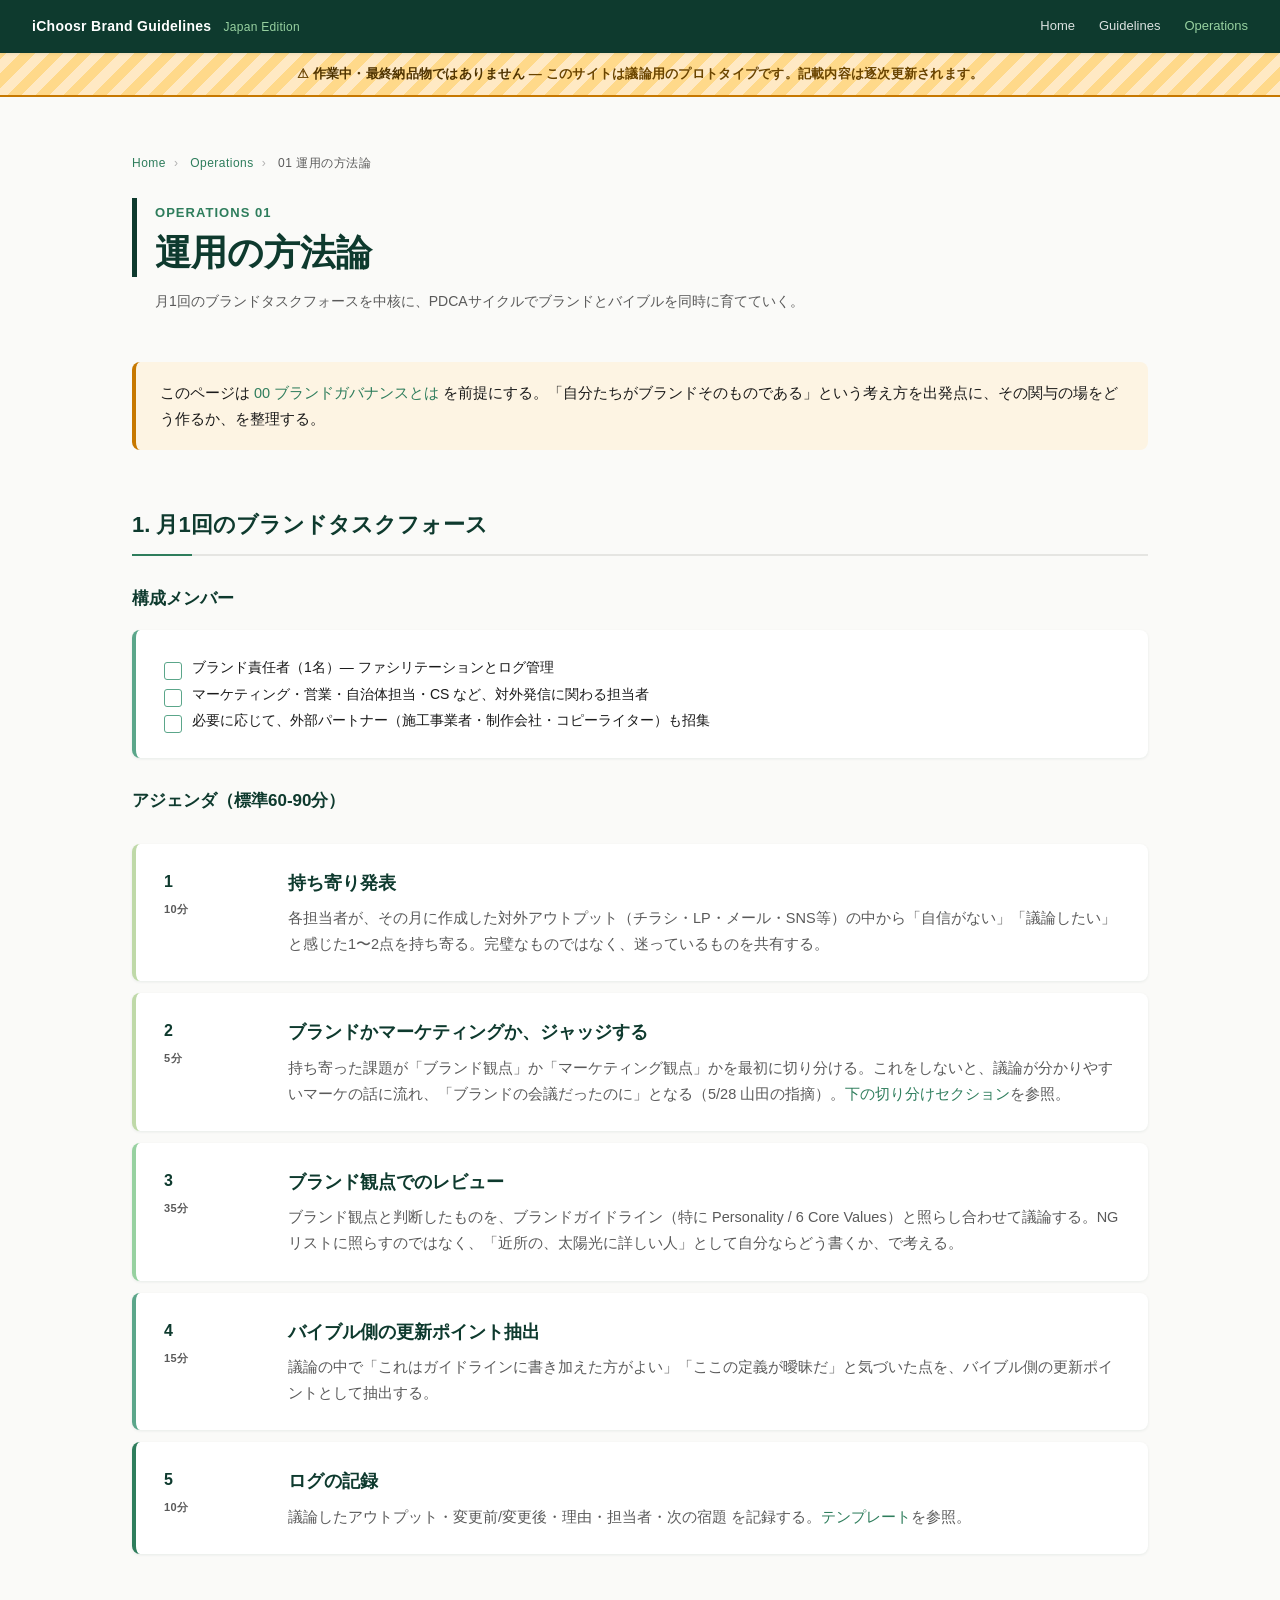
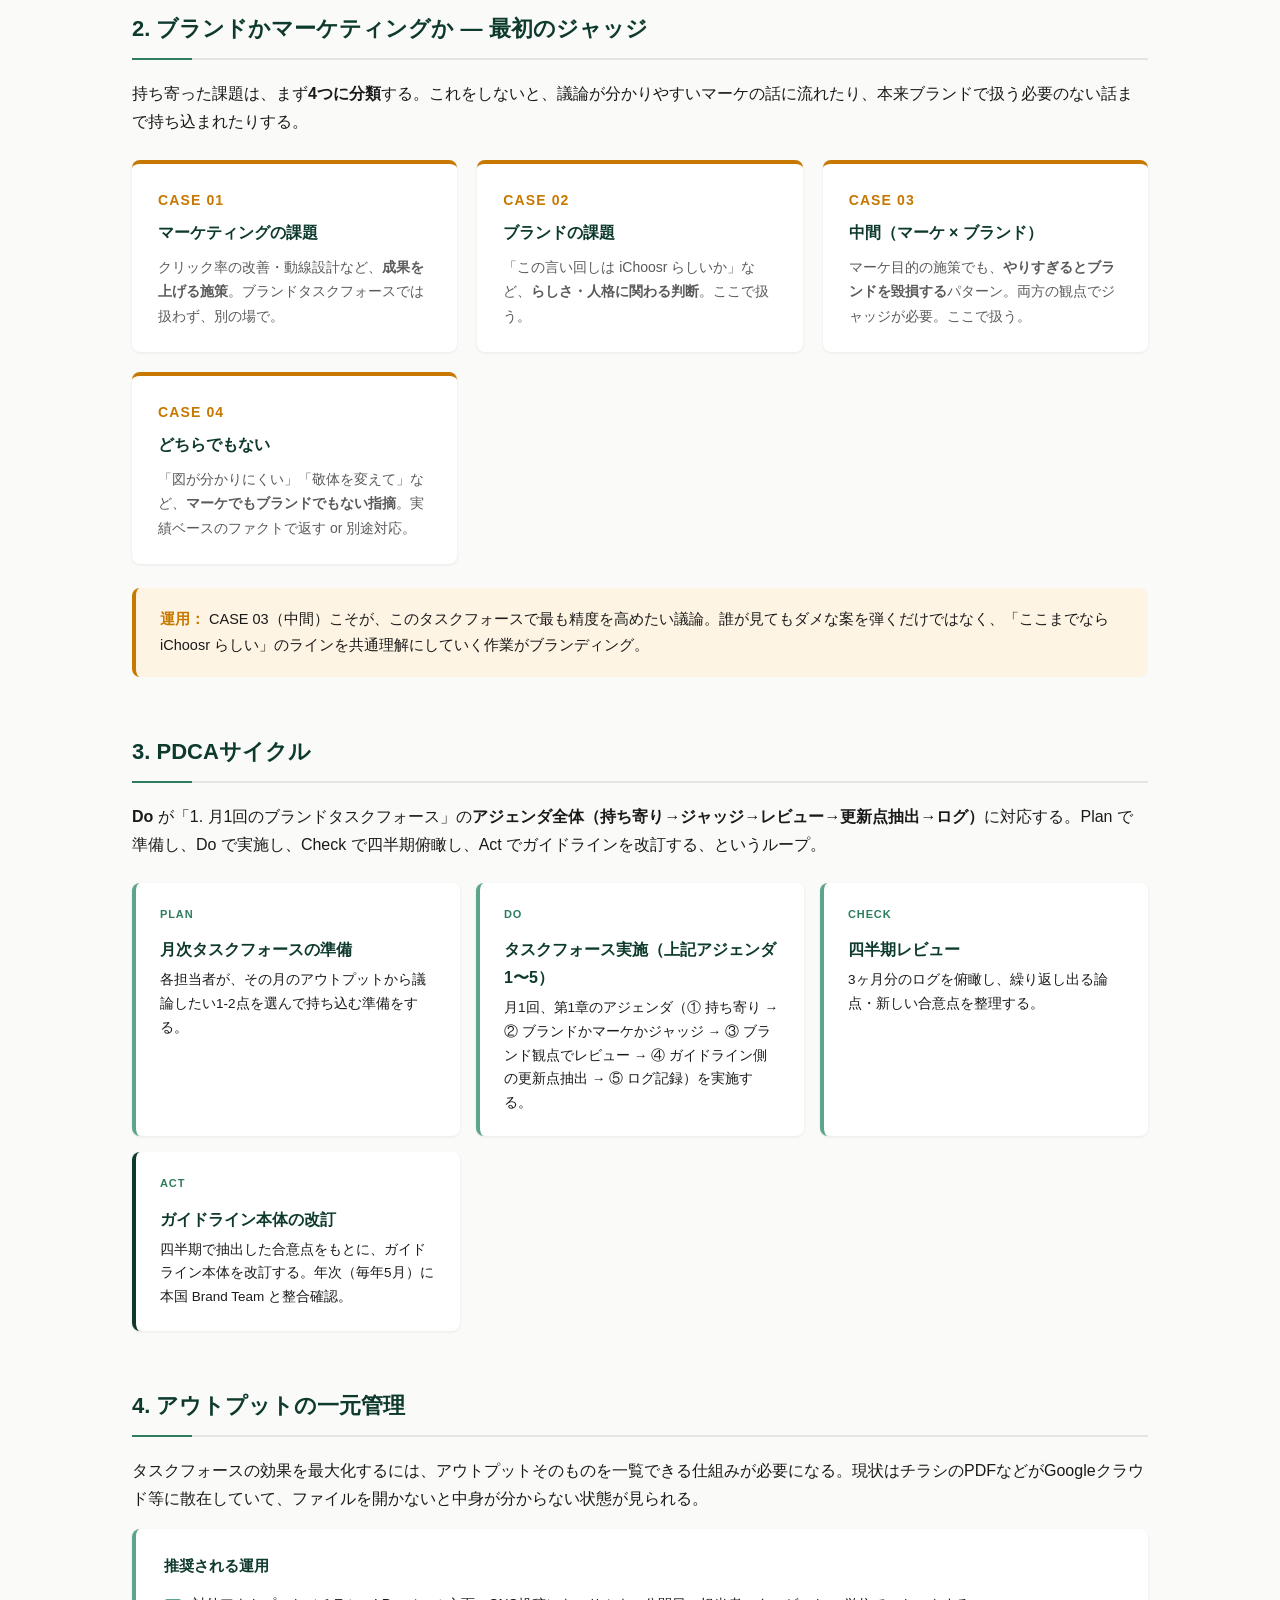
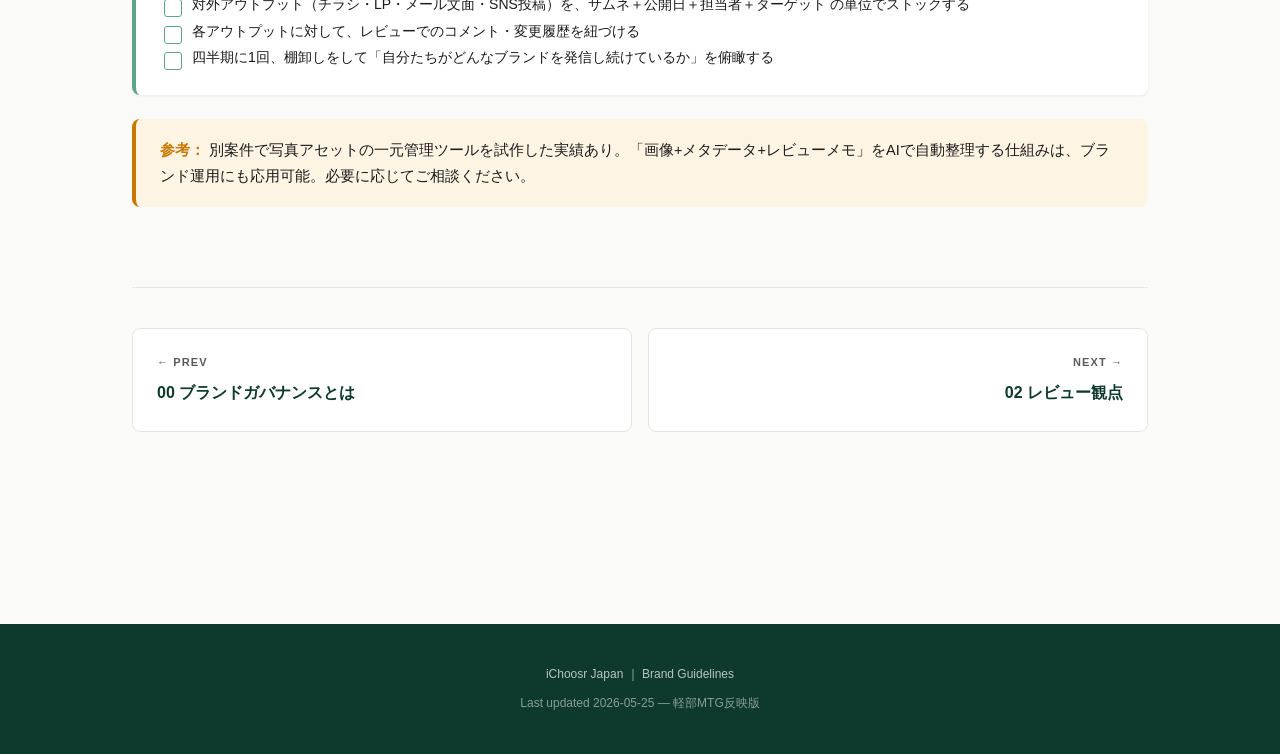
<file: operations/01-methodology.html>
<!DOCTYPE html>
<html lang="ja">
<head>
<meta charset="UTF-8">
<meta name="viewport" content="width=device-width, initial-scale=1.0">
<title>01 運用の方法論 ｜ iChoosr 運用ガイドライン</title>
<meta name="robots" content="noindex,nofollow">
<meta name="description" content="月1回のブランドタスクフォースを軸にしたPDCAサイクルの運用方法。">
<link rel="icon" type="image/svg+xml" href="../favicon.svg">
<meta property="og:title" content="01 運用の方法論 ｜ iChoosr 運用">
<meta property="og:description" content="月1回のブランドタスクフォースを軸にしたPDCAサイクルの運用方法。">
<meta property="og:type" content="website">
<meta property="og:image" content="../og-image.svg">
<meta name="twitter:card" content="summary_large_image">
<link rel="stylesheet" href="../assets/style.css">
</head>
<body>

<header class="site-header">
  <div class="brand">iChoosr Brand Guidelines <span>Japan Edition</span></div>
  <nav>
    <a href="../index.html">Home</a>
    <a href="../guidelines/03-brand-proposition.html">Guidelines</a>
    <a href="00-governance.html" class="active">Operations</a>
  </nav>
</header>

<div class="wip-banner">
  ⚠ <strong>作業中・最終納品物ではありません</strong> — このサイトは議論用のプロトタイプです。記載内容は逐次更新されます。
</div>

<main>
<div class="container">

  <div class="breadcrumb">
    <a href="../index.html">Home</a><span class="sep">›</span>
    <a href="00-governance.html">Operations</a><span class="sep">›</span>
    01 運用の方法論
  </div>

  <div class="page-title">
    <span class="label-en">Operations 01</span>
    <h1>運用の方法論</h1>
  </div>
  <p class="page-subtitle">月1回のブランドタスクフォースを中核に、PDCAサイクルでブランドとバイブルを同時に育てていく。</p>

  <div class="callout">
    このページは <a href="00-governance.html">00 ブランドガバナンスとは</a> を前提にする。「自分たちがブランドそのものである」という考え方を出発点に、その関与の場をどう作るか、を整理する。
  </div>

  <h2 class="section-h">1. 月1回のブランドタスクフォース</h2>

  <h3 class="sub-h">構成メンバー</h3>
  <div class="checklist">
    <ul>
      <li>ブランド責任者（1名）— ファシリテーションとログ管理</li>
      <li>マーケティング・営業・自治体担当・CS など、対外発信に関わる担当者</li>
      <li>必要に応じて、外部パートナー（施工事業者・制作会社・コピーライター）も招集</li>
    </ul>
  </div>

  <h3 class="sub-h">アジェンダ（標準60-90分）</h3>
  <div class="kmh-layers">
    <div class="kmh-layer l1">
      <div class="level" style="font-size: 16px;">1<span class="role">10分</span></div>
      <div class="content">
        <h4>持ち寄り発表</h4>
        <p>各担当者が、その月に作成した対外アウトプット（チラシ・LP・メール・SNS等）の中から「自信がない」「議論したい」と感じた1〜2点を持ち寄る。完璧なものではなく、迷っているものを共有する。</p>
      </div>
    </div>
    <div class="kmh-layer l1">
      <div class="level" style="font-size: 16px;">2<span class="role">5分</span></div>
      <div class="content">
        <h4>ブランドかマーケティングか、ジャッジする</h4>
        <p>持ち寄った課題が「ブランド観点」か「マーケティング観点」かを最初に切り分ける。これをしないと、議論が分かりやすいマーケの話に流れ、「ブランドの会議だったのに」となる（5/28 山田の指摘）。<a href="#judge">下の切り分けセクション</a>を参照。</p>
      </div>
    </div>
    <div class="kmh-layer l2">
      <div class="level" style="font-size: 16px;">3<span class="role">35分</span></div>
      <div class="content">
        <h4>ブランド観点でのレビュー</h4>
        <p>ブランド観点と判断したものを、ブランドガイドライン（特に Personality / 6 Core Values）と照らし合わせて議論する。NGリストに照らすのではなく、「近所の、太陽光に詳しい人」として自分ならどう書くか、で考える。</p>
      </div>
    </div>
    <div class="kmh-layer l3">
      <div class="level" style="font-size: 16px;">4<span class="role">15分</span></div>
      <div class="content">
        <h4>バイブル側の更新ポイント抽出</h4>
        <p>議論の中で「これはガイドラインに書き加えた方がよい」「ここの定義が曖昧だ」と気づいた点を、バイブル側の更新ポイントとして抽出する。</p>
      </div>
    </div>
    <div class="kmh-layer l4">
      <div class="level" style="font-size: 16px;">5<span class="role">10分</span></div>
      <div class="content">
        <h4>ログの記録</h4>
        <p>議論したアウトプット・変更前/変更後・理由・担当者・次の宿題 を記録する。<a href="03-templates.html">テンプレート</a>を参照。</p>
      </div>
    </div>
  </div>

  <h2 class="section-h" id="judge">2. ブランドかマーケティングか — 最初のジャッジ</h2>

  <p style="margin-bottom: 16px;">持ち寄った課題は、まず<strong>4つに分類</strong>する。これをしないと、議論が分かりやすいマーケの話に流れたり、本来ブランドで扱う必要のない話まで持ち込まれたりする。</p>

  <div class="points-grid">
    <div class="point-card">
      <div class="num">CASE 01</div>
      <h4>マーケティングの課題</h4>
      <p>クリック率の改善・動線設計など、<strong>成果を上げる施策</strong>。ブランドタスクフォースでは扱わず、別の場で。</p>
    </div>
    <div class="point-card">
      <div class="num">CASE 02</div>
      <h4>ブランドの課題</h4>
      <p>「この言い回しは iChoosr らしいか」など、<strong>らしさ・人格に関わる判断</strong>。ここで扱う。</p>
    </div>
    <div class="point-card">
      <div class="num">CASE 03</div>
      <h4>中間（マーケ × ブランド）</h4>
      <p>マーケ目的の施策でも、<strong>やりすぎるとブランドを毀損する</strong>パターン。両方の観点でジャッジが必要。ここで扱う。</p>
    </div>
    <div class="point-card">
      <div class="num">CASE 04</div>
      <h4>どちらでもない</h4>
      <p>「図が分かりにくい」「敬体を変えて」など、<strong>マーケでもブランドでもない指摘</strong>。実績ベースのファクトで返す or 別途対応。</p>
    </div>
  </div>

  <div class="callout">
    <strong>運用：</strong> CASE 03（中間）こそが、このタスクフォースで最も精度を高めたい議論。誰が見てもダメな案を弾くだけではなく、「ここまでなら iChoosr らしい」のラインを共通理解にしていく作業がブランディング。
  </div>


  <h2 class="section-h">3. PDCAサイクル</h2>

  <p style="margin-bottom: 16px;"><strong>Do</strong> が「1. 月1回のブランドタスクフォース」の<strong>アジェンダ全体（持ち寄り→ジャッジ→レビュー→更新点抽出→ログ）</strong>に対応する。Plan で準備し、Do で実施し、Check で四半期俯瞰し、Act でガイドラインを改訂する、というループ。</p>

  <div class="values-grid">
    <div class="value-card">
      <span class="group-label">Plan</span>
      <div class="name">月次タスクフォースの準備</div>
      <div class="def">各担当者が、その月のアウトプットから議論したい1-2点を選んで持ち込む準備をする。</div>
    </div>
    <div class="value-card">
      <span class="group-label">Do</span>
      <div class="name">タスクフォース実施（上記アジェンダ 1〜5）</div>
      <div class="def">月1回、第1章のアジェンダ（① 持ち寄り → ② ブランドかマーケかジャッジ → ③ ブランド観点でレビュー → ④ ガイドライン側の更新点抽出 → ⑤ ログ記録）を実施する。</div>
    </div>
    <div class="value-card">
      <span class="group-label">Check</span>
      <div class="name">四半期レビュー</div>
      <div class="def">3ヶ月分のログを俯瞰し、繰り返し出る論点・新しい合意点を整理する。</div>
    </div>
    <div class="value-card brand-specific">
      <span class="group-label">Act</span>
      <div class="name">ガイドライン本体の改訂</div>
      <div class="def">四半期で抽出した合意点をもとに、ガイドライン本体を改訂する。年次（毎年5月）に本国 Brand Team と整合確認。</div>
    </div>
  </div>


  <h2 class="section-h">4. アウトプットの一元管理</h2>

  <p style="margin-bottom: 16px;">タスクフォースの効果を最大化するには、アウトプットそのものを一覧できる仕組みが必要になる。現状はチラシのPDFなどがGoogleクラウド等に散在していて、ファイルを開かないと中身が分からない状態が見られる。</p>

  <div class="checklist">
    <h4>推奨される運用</h4>
    <ul>
      <li>対外アウトプット（チラシ・LP・メール文面・SNS投稿）を、サムネ＋公開日＋担当者＋ターゲット の単位でストックする</li>
      <li>各アウトプットに対して、レビューでのコメント・変更履歴を紐づける</li>
      <li>四半期に1回、棚卸しをして「自分たちがどんなブランドを発信し続けているか」を俯瞰する</li>
    </ul>
  </div>

  <div class="callout">
    <strong>参考：</strong> 別案件で写真アセットの一元管理ツールを試作した実績あり。「画像+メタデータ+レビューメモ」をAIで自動整理する仕組みは、ブランド運用にも応用可能。必要に応じてご相談ください。
  </div>


  <nav class="page-nav">
    <a href="00-governance.html" class="prev">
      <div class="dir">← PREV</div>
      <div class="title">00 ブランドガバナンスとは</div>
    </a>
    <a href="02-checklist.html" class="next">
      <div class="dir">NEXT →</div>
      <div class="title">02 レビュー観点</div>
    </a>
  </nav>

</div>
</main>

<footer>
  <div>iChoosr Japan ｜ Brand Guidelines</div>
  <div class="meta">Last updated 2026-05-25 — 軽部MTG反映版</div>
</footer>

</body>
</html>
</file>
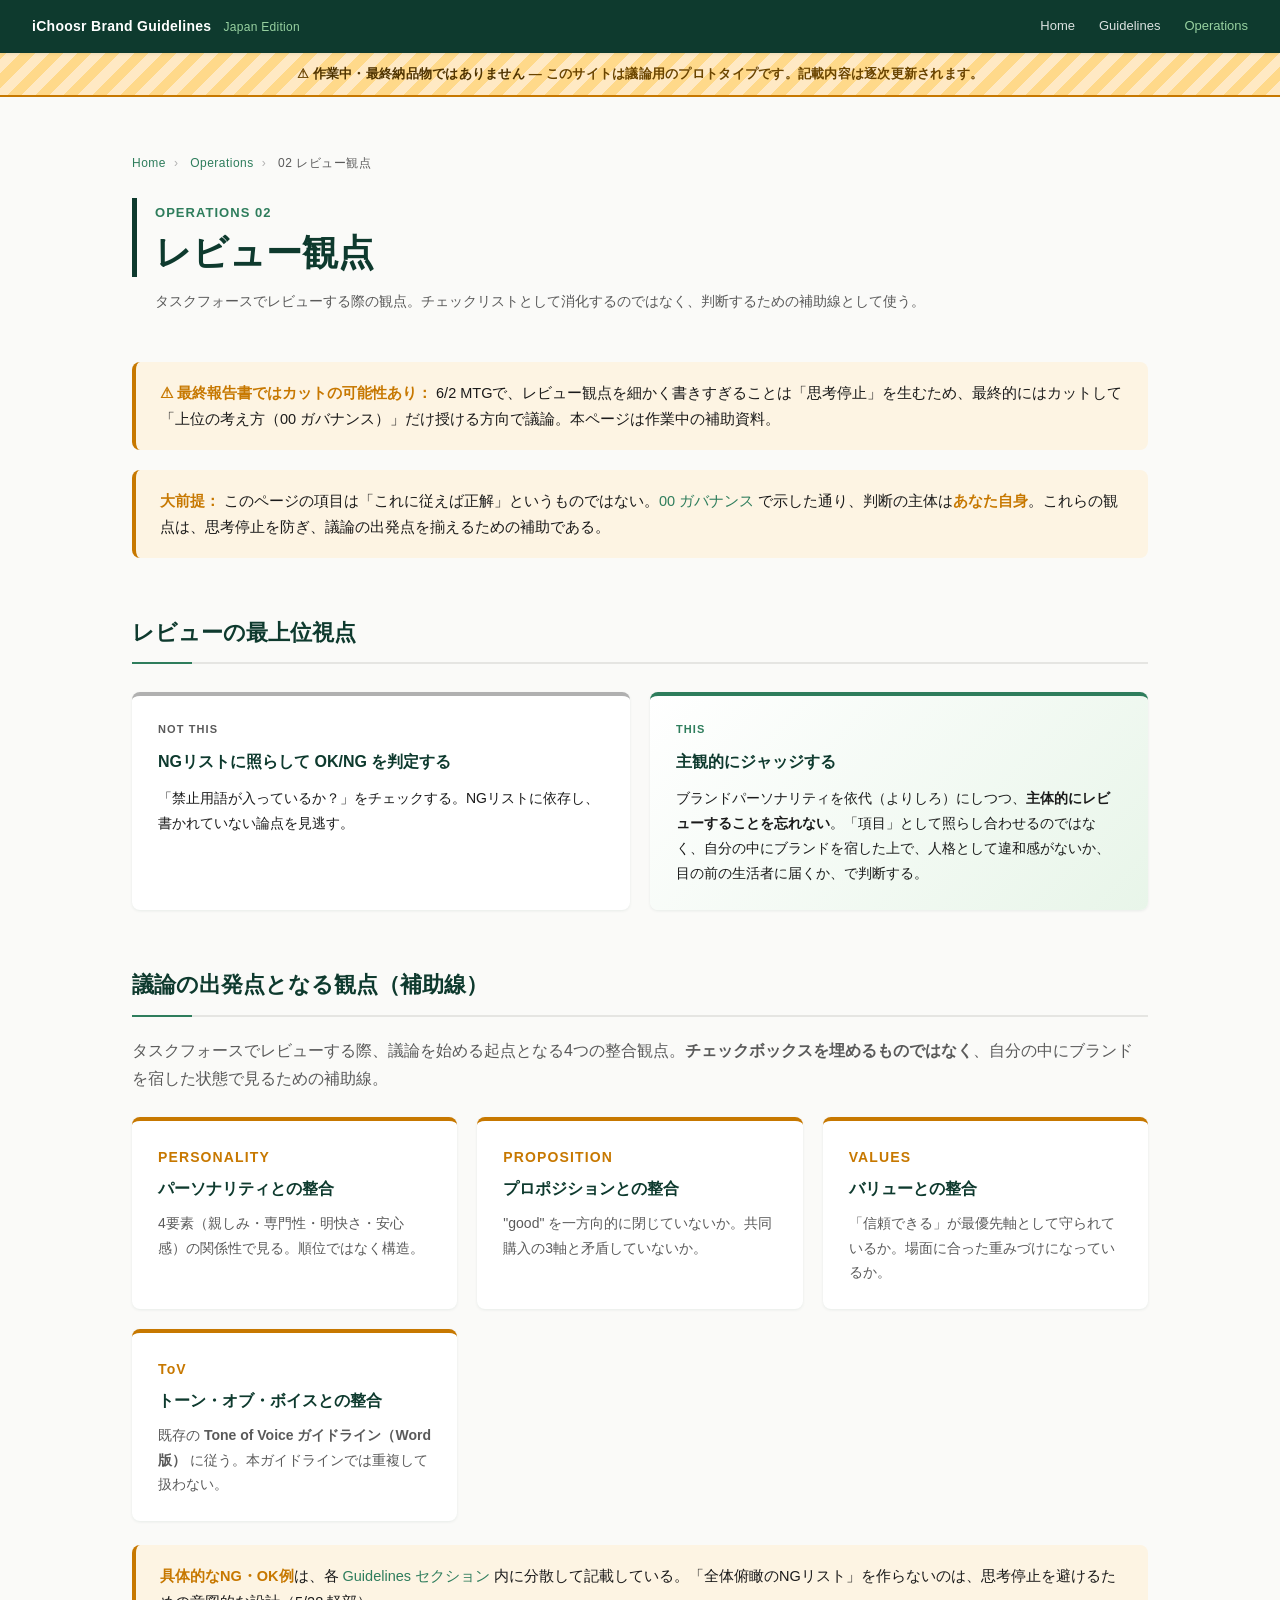
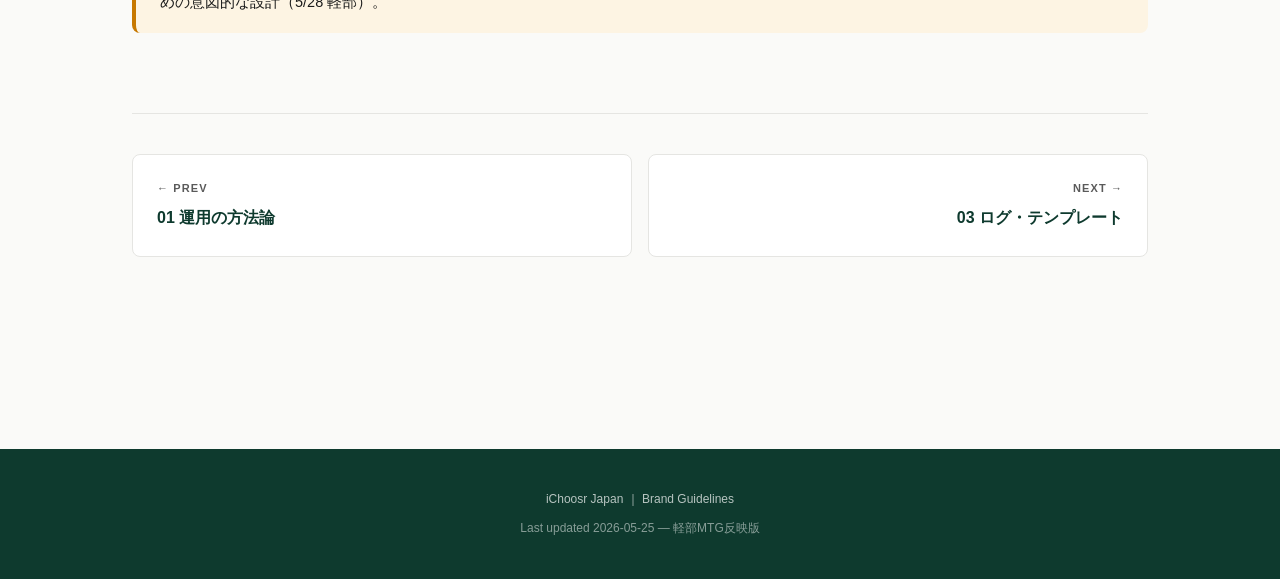
<file: operations/02-checklist.html>
<!DOCTYPE html>
<html lang="ja">
<head>
<meta charset="UTF-8">
<meta name="viewport" content="width=device-width, initial-scale=1.0">
<title>02 レビュー観点 ｜ iChoosr 運用ガイドライン</title>
<meta name="robots" content="noindex,nofollow">
<meta name="description" content="タスクフォースでレビューする際の観点。チェックリストではなく、考えるための補助線。">
<link rel="icon" type="image/svg+xml" href="../favicon.svg">
<meta property="og:title" content="02 レビュー観点 ｜ iChoosr 運用">
<meta property="og:description" content="タスクフォースでレビューする際の観点。チェックリストではなく、考えるための補助線。">
<meta property="og:type" content="website">
<meta property="og:image" content="../og-image.svg">
<meta name="twitter:card" content="summary_large_image">
<link rel="stylesheet" href="../assets/style.css">
</head>
<body>

<header class="site-header">
  <div class="brand">iChoosr Brand Guidelines <span>Japan Edition</span></div>
  <nav>
    <a href="../index.html">Home</a>
    <a href="../guidelines/03-brand-proposition.html">Guidelines</a>
    <a href="00-governance.html" class="active">Operations</a>
  </nav>
</header>

<div class="wip-banner">
  ⚠ <strong>作業中・最終納品物ではありません</strong> — このサイトは議論用のプロトタイプです。記載内容は逐次更新されます。
</div>

<main>
<div class="container">

  <div class="breadcrumb">
    <a href="../index.html">Home</a><span class="sep">›</span>
    <a href="00-governance.html">Operations</a><span class="sep">›</span>
    02 レビュー観点
  </div>

  <div class="page-title">
    <span class="label-en">Operations 02</span>
    <h1>レビュー観点</h1>
  </div>
  <p class="page-subtitle">タスクフォースでレビューする際の観点。チェックリストとして消化するのではなく、判断するための補助線として使う。</p>

  <div class="callout" style="border-left-color: var(--amber); background: var(--amber-soft);">
    <strong style="color: var(--amber);">⚠ 最終報告書ではカットの可能性あり：</strong> 6/2 MTGで、レビュー観点を細かく書きすぎることは「思考停止」を生むため、最終的にはカットして「上位の考え方（00 ガバナンス）」だけ授ける方向で議論。本ページは作業中の補助資料。
  </div>

  <div class="callout">
    <strong>大前提：</strong> このページの項目は「これに従えば正解」というものではない。<a href="00-governance.html">00 ガバナンス</a> で示した通り、判断の主体は<strong>あなた自身</strong>。これらの観点は、思考停止を防ぎ、議論の出発点を揃えるための補助である。
  </div>


  <h2 class="section-h">レビューの最上位視点</h2>

  <div class="comparison">
    <div class="not-this">
      <span class="label">NOT THIS</span>
      <h4>NGリストに照らして OK/NG を判定する</h4>
      <p>「禁止用語が入っているか？」をチェックする。NGリストに依存し、書かれていない論点を見逃す。</p>
    </div>
    <div class="this">
      <span class="label">THIS</span>
      <h4>主観的にジャッジする</h4>
      <p>ブランドパーソナリティを依代（よりしろ）にしつつ、<strong>主体的にレビューすることを忘れない</strong>。「項目」として照らし合わせるのではなく、自分の中にブランドを宿した上で、人格として違和感がないか、目の前の生活者に届くか、で判断する。</p>
    </div>
  </div>


  <h2 class="section-h">議論の出発点となる観点（補助線）</h2>

  <p style="color: var(--gray); margin-bottom: 16px;">タスクフォースでレビューする際、議論を始める起点となる4つの整合観点。<strong>チェックボックスを埋めるものではなく</strong>、自分の中にブランドを宿した状態で見るための補助線。</p>

  <div class="points-grid">
    <div class="point-card">
      <div class="num">PERSONALITY</div>
      <h4>パーソナリティとの整合</h4>
      <p>4要素（親しみ・専門性・明快さ・安心感）の関係性で見る。順位ではなく構造。</p>
    </div>
    <div class="point-card">
      <div class="num">PROPOSITION</div>
      <h4>プロポジションとの整合</h4>
      <p>"good" を一方向的に閉じていないか。共同購入の3軸と矛盾していないか。</p>
    </div>
    <div class="point-card">
      <div class="num">VALUES</div>
      <h4>バリューとの整合</h4>
      <p>「信頼できる」が最優先軸として守られているか。場面に合った重みづけになっているか。</p>
    </div>
    <div class="point-card">
      <div class="num">ToV</div>
      <h4>トーン・オブ・ボイスとの整合</h4>
      <p>既存の <strong>Tone of Voice ガイドライン（Word版）</strong> に従う。本ガイドラインでは重複して扱わない。</p>
    </div>
  </div>

  <div class="callout">
    <strong>具体的なNG・OK例</strong>は、各 <a href="../guidelines/03-brand-proposition.html">Guidelines セクション</a> 内に分散して記載している。「全体俯瞰のNGリスト」を作らないのは、思考停止を避けるための意図的な設計（5/28 軽部）。
  </div>

  <nav class="page-nav">
    <a href="01-methodology.html" class="prev">
      <div class="dir">← PREV</div>
      <div class="title">01 運用の方法論</div>
    </a>
    <a href="03-templates.html" class="next">
      <div class="dir">NEXT →</div>
      <div class="title">03 ログ・テンプレート</div>
    </a>
  </nav>

</div>
</main>

<footer>
  <div>iChoosr Japan ｜ Brand Guidelines</div>
  <div class="meta">Last updated 2026-05-25 — 軽部MTG反映版</div>
</footer>

</body>
</html>
</file>
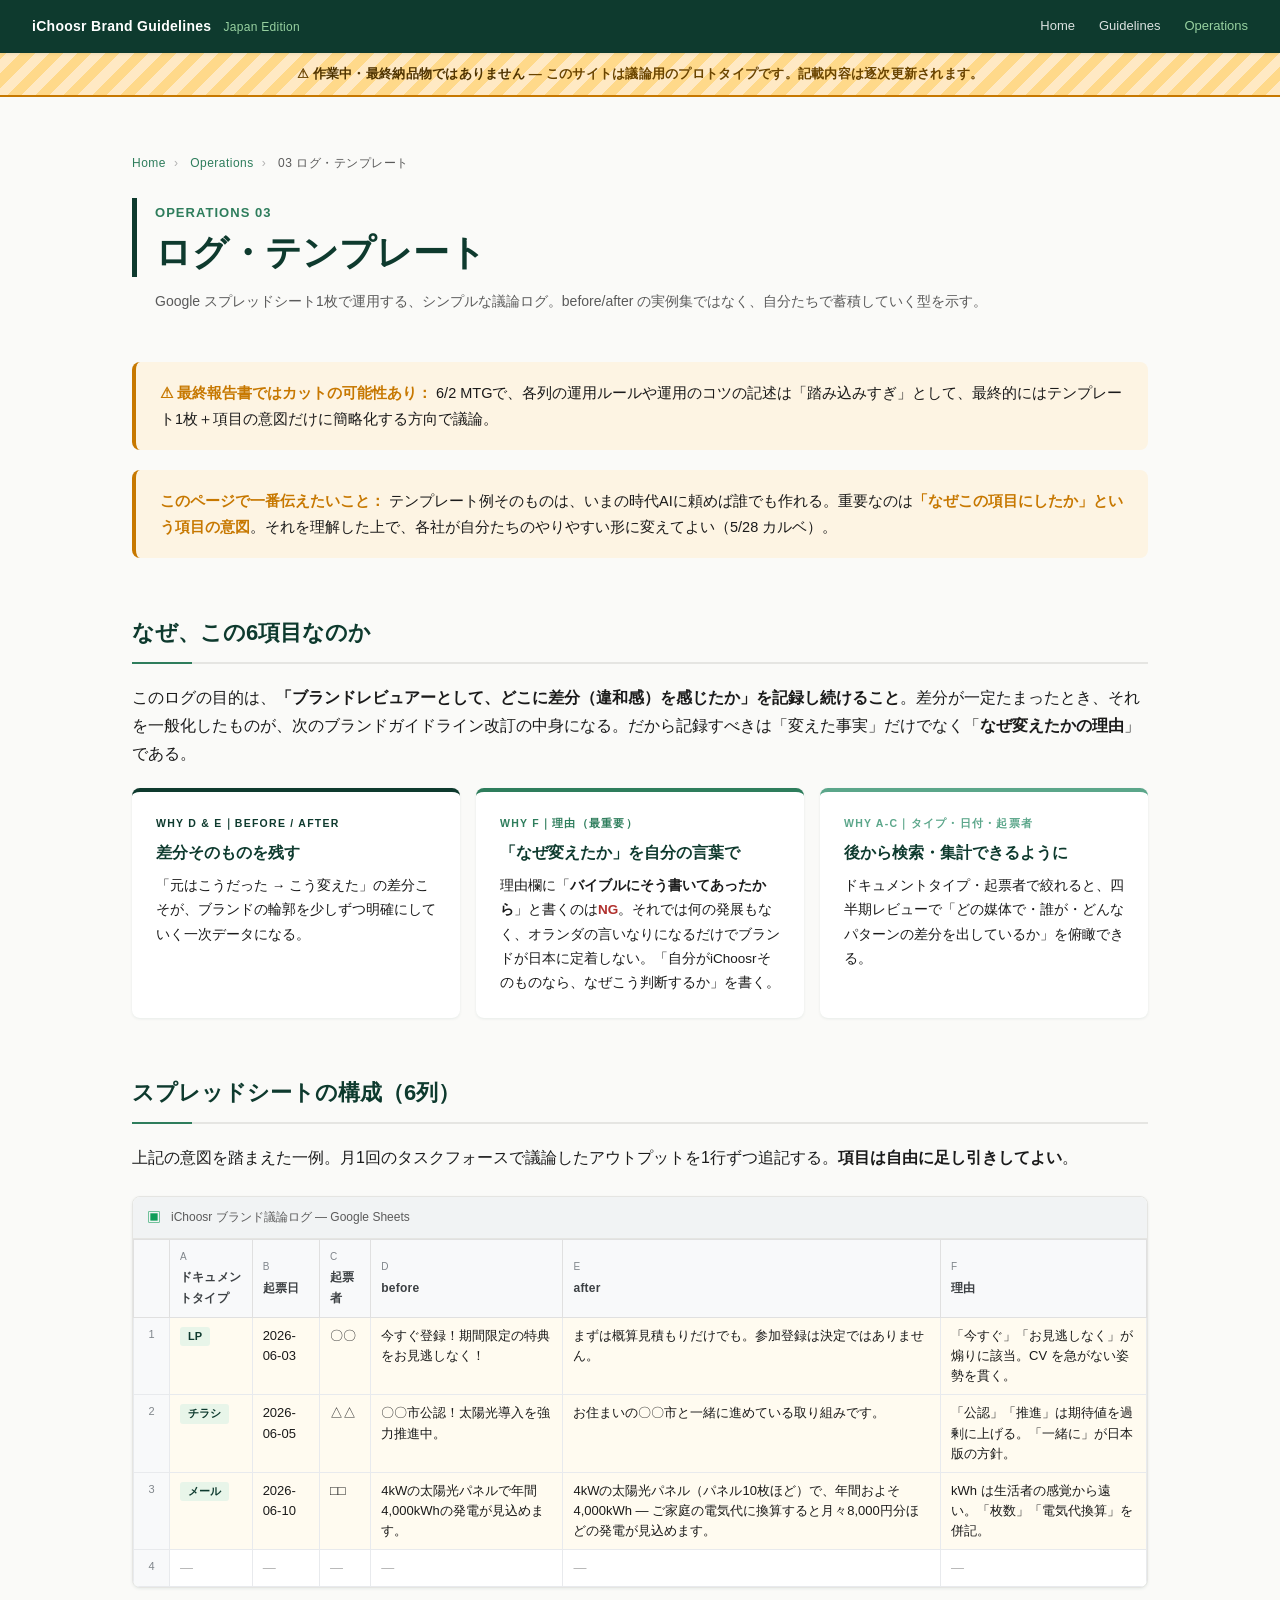
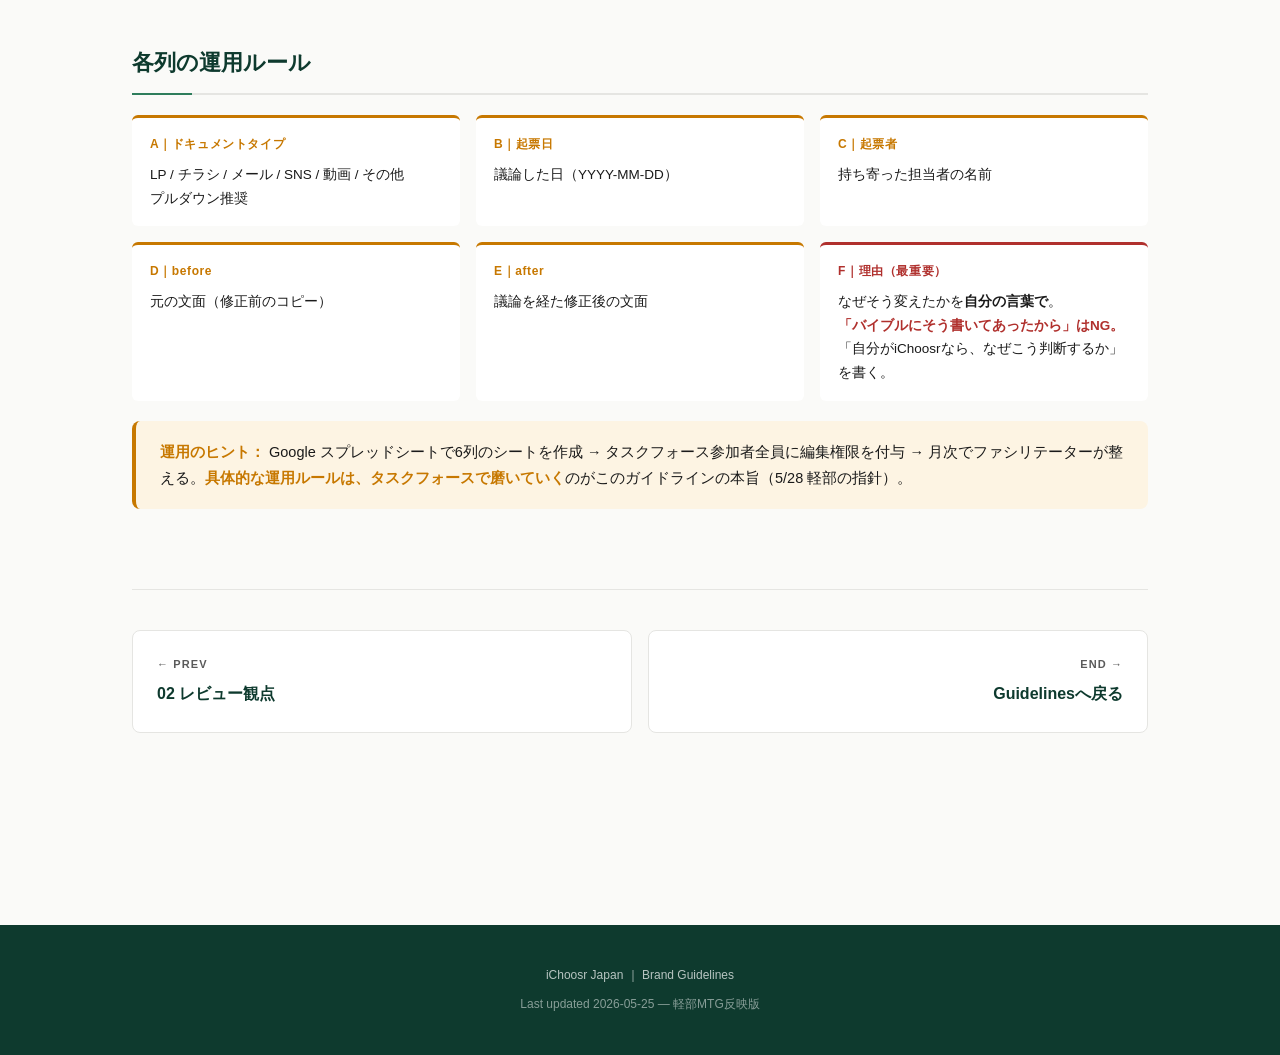
<file: operations/03-templates.html>
<!DOCTYPE html>
<html lang="ja">
<head>
<meta charset="UTF-8">
<meta name="viewport" content="width=device-width, initial-scale=1.0">
<title>03 ログ・テンプレート ｜ iChoosr 運用ガイドライン</title>
<meta name="robots" content="noindex,nofollow">
<meta name="description" content="Google スプレッドシートでブランド議論ログを蓄積するためのシンプルな表テンプレート。">
<link rel="icon" type="image/svg+xml" href="../favicon.svg">
<meta property="og:title" content="03 ログ・テンプレート ｜ iChoosr 運用">
<meta property="og:description" content="Google スプレッドシートで議論ログを蓄積するためのシンプルなテンプレート。">
<meta property="og:type" content="website">
<meta property="og:image" content="../og-image.svg">
<meta name="twitter:card" content="summary_large_image">
<link rel="stylesheet" href="../assets/style.css">
</head>
<body>

<header class="site-header">
  <div class="brand">iChoosr Brand Guidelines <span>Japan Edition</span></div>
  <nav>
    <a href="../index.html">Home</a>
    <a href="../guidelines/01-mission-vision.html">Guidelines</a>
    <a href="00-governance.html" class="active">Operations</a>
  </nav>
</header>

<div class="wip-banner">
  ⚠ <strong>作業中・最終納品物ではありません</strong> — このサイトは議論用のプロトタイプです。記載内容は逐次更新されます。
</div>

<main>
<div class="container">

  <div class="breadcrumb">
    <a href="../index.html">Home</a><span class="sep">›</span>
    <a href="00-governance.html">Operations</a><span class="sep">›</span>
    03 ログ・テンプレート
  </div>

  <div class="page-title">
    <span class="label-en">Operations 03</span>
    <h1>ログ・テンプレート</h1>
  </div>
  <p class="page-subtitle">Google スプレッドシート1枚で運用する、シンプルな議論ログ。before/after の実例集ではなく、自分たちで蓄積していく型を示す。</p>

  <div class="callout" style="border-left-color: var(--amber); background: var(--amber-soft);">
    <strong style="color: var(--amber);">⚠ 最終報告書ではカットの可能性あり：</strong> 6/2 MTGで、各列の運用ルールや運用のコツの記述は「踏み込みすぎ」として、最終的にはテンプレート1枚＋項目の意図だけに簡略化する方向で議論。
  </div>

  <div class="callout">
    <strong>このページで一番伝えたいこと：</strong> テンプレート例そのものは、いまの時代AIに頼めば誰でも作れる。重要なのは<strong>「なぜこの項目にしたか」という項目の意図</strong>。それを理解した上で、各社が自分たちのやりやすい形に変えてよい（5/28 カルベ）。
  </div>

  <h2 class="section-h">なぜ、この6項目なのか</h2>

  <p style="margin-bottom: 16px;">このログの目的は、<strong>「ブランドレビュアーとして、どこに差分（違和感）を感じたか」を記録し続けること</strong>。差分が一定たまったとき、それを一般化したものが、次のブランドガイドライン改訂の中身になる。だから記録すべきは「変えた事実」だけでなく「<strong>なぜ変えたかの理由</strong>」である。</p>

  <div class="policy-grid">
    <div class="policy-card structure">
      <span class="axis">Why D &amp; E｜before / after</span>
      <h4>差分そのものを残す</h4>
      <p>「元はこうだった → こう変えた」の差分こそが、ブランドの輪郭を少しずつ明確にしていく一次データになる。</p>
    </div>
    <div class="policy-card translation">
      <span class="axis">Why F｜理由（最重要）</span>
      <h4>「なぜ変えたか」を自分の言葉で</h4>
      <p>理由欄に「<strong>バイブルにそう書いてあったから</strong>」と書くのは<strong style="color: var(--ng);">NG</strong>。それでは何の発展もなく、オランダの言いなりになるだけでブランドが日本に定着しない。「自分がiChoosrそのものなら、なぜこう判断するか」を書く。</p>
    </div>
    <div class="policy-card operation">
      <span class="axis">Why A-C｜タイプ・日付・起票者</span>
      <h4>後から検索・集計できるように</h4>
      <p>ドキュメントタイプ・起票者で絞れると、四半期レビューで「どの媒体で・誰が・どんなパターンの差分を出しているか」を俯瞰できる。</p>
    </div>
  </div>

  <h2 class="section-h">スプレッドシートの構成（6列）</h2>

  <p style="margin-bottom: 8px;">上記の意図を踏まえた一例。月1回のタスクフォースで議論したアウトプットを1行ずつ追記する。<strong>項目は自由に足し引きしてよい</strong>。</p>

  <div class="sheet-wrap">
    <div class="sheet-toolbar">iChoosr ブランド議論ログ — Google Sheets</div>
    <table class="sheet-table">
      <thead>
        <tr>
          <th></th>
          <th><span class="col-letter">A</span>ドキュメントタイプ</th>
          <th><span class="col-letter">B</span>起票日</th>
          <th><span class="col-letter">C</span>起票者</th>
          <th><span class="col-letter">D</span>before</th>
          <th><span class="col-letter">E</span>after</th>
          <th><span class="col-letter">F</span>理由</th>
        </tr>
      </thead>
      <tbody>
        <tr class="sample">
          <td class="row-num">1</td>
          <td><span class="tag-doc">LP</span></td>
          <td>2026-06-03</td>
          <td>〇〇</td>
          <td>今すぐ登録！期間限定の特典をお見逃しなく！</td>
          <td>まずは概算見積もりだけでも。参加登録は決定ではありません。</td>
          <td>「今すぐ」「お見逃しなく」が煽りに該当。CV を急がない姿勢を貫く。</td>
        </tr>
        <tr class="sample">
          <td class="row-num">2</td>
          <td><span class="tag-doc">チラシ</span></td>
          <td>2026-06-05</td>
          <td>△△</td>
          <td>〇〇市公認！太陽光導入を強力推進中。</td>
          <td>お住まいの〇〇市と一緒に進めている取り組みです。</td>
          <td>「公認」「推進」は期待値を過剰に上げる。「一緒に」が日本版の方針。</td>
        </tr>
        <tr class="sample">
          <td class="row-num">3</td>
          <td><span class="tag-doc">メール</span></td>
          <td>2026-06-10</td>
          <td>□□</td>
          <td>4kWの太陽光パネルで年間4,000kWhの発電が見込めます。</td>
          <td>4kWの太陽光パネル（パネル10枚ほど）で、年間およそ4,000kWh — ご家庭の電気代に換算すると月々8,000円分ほどの発電が見込めます。</td>
          <td>kWh は生活者の感覚から遠い。「枚数」「電気代換算」を併記。</td>
        </tr>
        <tr class="empty">
          <td class="row-num">4</td>
          <td>—</td><td>—</td><td>—</td><td>—</td><td>—</td><td>—</td>
        </tr>
      </tbody>
    </table>
  </div>


  <h2 class="section-h">各列の運用ルール</h2>

  <div class="rationale-grid" style="grid-template-columns: 1fr 1fr 1fr;">
    <div>
      <h4>A｜ドキュメントタイプ</h4>
      <p>LP / チラシ / メール / SNS / 動画 / その他<br>プルダウン推奨</p>
    </div>
    <div>
      <h4>B｜起票日</h4>
      <p>議論した日（YYYY-MM-DD）</p>
    </div>
    <div>
      <h4>C｜起票者</h4>
      <p>持ち寄った担当者の名前</p>
    </div>
    <div>
      <h4>D｜before</h4>
      <p>元の文面（修正前のコピー）</p>
    </div>
    <div>
      <h4>E｜after</h4>
      <p>議論を経た修正後の文面</p>
    </div>
    <div style="border-top-color: var(--ng);">
      <h4 style="color: var(--ng);">F｜理由（最重要）</h4>
      <p>なぜそう変えたかを<strong>自分の言葉で</strong>。<br><strong style="color: var(--ng);">「バイブルにそう書いてあったから」はNG。</strong>「自分がiChoosrなら、なぜこう判断するか」を書く。</p>
    </div>
  </div>


  <div class="callout">
    <strong>運用のヒント：</strong> Google スプレッドシートで6列のシートを作成 → タスクフォース参加者全員に編集権限を付与 → 月次でファシリテーターが整える。<strong>具体的な運用ルールは、タスクフォースで磨いていく</strong>のがこのガイドラインの本旨（5/28 軽部の指針）。
  </div>


  <nav class="page-nav">
    <a href="02-checklist.html" class="prev">
      <div class="dir">← PREV</div>
      <div class="title">02 レビュー観点</div>
    </a>
    <a href="../guidelines/01-mission-vision.html" class="next">
      <div class="dir">END →</div>
      <div class="title">Guidelinesへ戻る</div>
    </a>
  </nav>

</div>
</main>

<footer>
  <div>iChoosr Japan ｜ Brand Guidelines</div>
  <div class="meta">Last updated 2026-05-25 — 軽部MTG反映版</div>
</footer>

</body>
</html>
</file>
<file: assets/style.css>
/* iChoosr 日本版ブランドガイドライン Web版 CSS */

:root {
  --deep: #0E3A2E;
  --mid: #2E7D5C;
  --soft: #5BA68A;
  --pale: #97D1A0;
  --tint: #E8F5E9;
  --bg: #FAFAF8;
  --paper: #FFFFFF;
  --ink: #1A1A1A;
  --gray: #5A5A5A;
  --gray-light: #B0B0B0;
  --line: #E5E5E2;
  --amber: #C77800;
  --amber-soft: #FDF4E3;
  --ng: #B0302D;
  --ng-soft: #FBEDED;
  --ok: #1F6B40;
  --ok-soft: #EAF5EE;
  --shadow: 0 1px 3px rgba(14, 58, 46, 0.08);
  --shadow-lg: 0 8px 24px rgba(14, 58, 46, 0.12);
  --radius: 8px;
  --radius-lg: 16px;
  --font-ja: "Hiragino Kaku Gothic ProN", "Yu Gothic", "Yu Gothic UI", "Noto Sans JP", sans-serif;
  --font-en: "Inter", "Helvetica Neue", Arial, sans-serif;
  --font-serif: "Hiragino Mincho ProN", "Yu Mincho", "Noto Serif JP", serif;
}

* { box-sizing: border-box; margin: 0; padding: 0; }

html { scroll-behavior: smooth; font-size: 16px; }
body {
  font-family: var(--font-ja);
  color: var(--ink);
  background: var(--bg);
  line-height: 1.75;
  -webkit-font-smoothing: antialiased;
  text-rendering: optimizeLegibility;
}

a { color: var(--mid); text-decoration: none; transition: color .2s; }
a:hover { color: var(--deep); }

/* ============ Header ============ */
.site-header {
  background: var(--deep);
  color: #fff;
  padding: 14px 32px;
  position: sticky;
  top: 0;
  z-index: 50;
  display: flex;
  align-items: center;
  justify-content: space-between;
  box-shadow: var(--shadow);
}
.site-header .brand {
  font-size: 14px;
  font-weight: 700;
  letter-spacing: 0.02em;
}
.site-header .brand span { color: var(--pale); font-weight: 400; margin-left: 8px; font-size: 12px; }
.site-header nav { display: flex; gap: 24px; }
.site-header nav a {
  color: rgba(255,255,255,0.85);
  font-size: 13px;
  font-weight: 500;
}
.site-header nav a:hover, .site-header nav a.active { color: var(--pale); }

/* ============ Layout ============ */
.container { max-width: 1080px; margin: 0 auto; padding: 0 32px; }
main { padding: 56px 0 96px; }

.breadcrumb {
  font-size: 12px;
  color: var(--gray);
  margin-bottom: 24px;
  letter-spacing: 0.04em;
}
.breadcrumb a { color: var(--mid); }
.breadcrumb .sep { color: var(--gray-light); margin: 0 8px; }

/* ============ Section title ============ */
.page-title {
  border-left: 5px solid var(--deep);
  padding-left: 18px;
  margin-bottom: 8px;
}
.page-title .label-en {
  font-family: var(--font-en);
  font-size: 13px;
  font-weight: 600;
  color: var(--mid);
  letter-spacing: 0.08em;
  text-transform: uppercase;
}
.page-title h1 {
  font-size: 36px;
  font-weight: 800;
  color: var(--deep);
  line-height: 1.3;
  margin-top: 4px;
}
.page-subtitle {
  color: var(--gray);
  font-size: 14px;
  margin: 12px 0 48px;
  padding-left: 23px;
}

h2.section-h {
  font-size: 22px;
  font-weight: 700;
  color: var(--deep);
  margin: 56px 0 20px;
  padding-bottom: 10px;
  border-bottom: 2px solid var(--line);
  position: relative;
}
h2.section-h::after {
  content: "";
  position: absolute;
  bottom: -2px;
  left: 0;
  width: 60px;
  height: 2px;
  background: var(--mid);
}

h3.sub-h {
  font-size: 17px;
  font-weight: 700;
  color: var(--deep);
  margin: 28px 0 12px;
}

/* ============ Hero block: Final answer ============ */
.final-hero {
  background: linear-gradient(135deg, var(--deep) 0%, var(--mid) 100%);
  color: #fff;
  border-radius: var(--radius-lg);
  padding: 48px 56px;
  margin: 36px 0 48px;
  position: relative;
  overflow: hidden;
  box-shadow: var(--shadow-lg);
}
.final-hero::before {
  content: "FINAL";
  position: absolute;
  top: 24px;
  right: 32px;
  font-family: var(--font-en);
  font-size: 11px;
  font-weight: 700;
  letter-spacing: 0.2em;
  padding: 4px 10px;
  background: rgba(255,255,255,0.15);
  border-radius: 4px;
  color: var(--pale);
}
.final-hero .tag {
  font-family: var(--font-en);
  font-size: 12px;
  font-weight: 600;
  letter-spacing: 0.12em;
  text-transform: uppercase;
  color: var(--pale);
  margin-bottom: 14px;
  display: block;
}
.final-hero .lead-en {
  font-family: var(--font-en);
  font-size: 32px;
  font-weight: 700;
  line-height: 1.3;
  margin-bottom: 12px;
  letter-spacing: -0.01em;
}
.final-hero .lead-ja {
  font-size: 22px;
  font-weight: 600;
  line-height: 1.6;
  color: rgba(255,255,255,0.95);
}
.final-hero .lead-ja.large { font-size: 26px; }
.final-hero .note {
  margin-top: 24px;
  padding-top: 20px;
  border-top: 1px solid rgba(255,255,255,0.2);
  font-size: 14px;
  line-height: 1.8;
  color: rgba(255,255,255,0.85);
}

/* ============ Final answer card (text-focused) ============ */
.final-card {
  background: var(--paper);
  border-radius: var(--radius-lg);
  padding: 36px 40px;
  margin: 24px 0;
  border-left: 5px solid var(--mid);
  box-shadow: var(--shadow);
}
.final-card .tag {
  display: inline-block;
  padding: 4px 10px;
  background: var(--tint);
  color: var(--deep);
  font-family: var(--font-en);
  font-size: 11px;
  font-weight: 700;
  letter-spacing: 0.1em;
  border-radius: 4px;
  margin-bottom: 16px;
}
.final-card .body {
  font-size: 17px;
  line-height: 1.95;
  color: var(--ink);
  font-weight: 500;
}
.final-card .body p { margin-bottom: 12px; }
.final-card .body p:last-child { margin-bottom: 0; }
.final-card .body strong { color: var(--deep); }

/* ============ Points (Modification rationale) ============ */
.points-grid {
  display: grid;
  grid-template-columns: repeat(auto-fit, minmax(280px, 1fr));
  gap: 20px;
  margin: 24px 0;
}
.point-card {
  background: var(--paper);
  border-radius: var(--radius);
  padding: 24px 26px;
  border-top: 4px solid var(--amber);
  box-shadow: var(--shadow);
  transition: transform .2s, box-shadow .2s;
}
.point-card:hover {
  transform: translateY(-2px);
  box-shadow: var(--shadow-lg);
}
.point-card .num {
  font-family: var(--font-en);
  font-size: 14px;
  font-weight: 700;
  color: var(--amber);
  letter-spacing: 0.08em;
  margin-bottom: 8px;
}
.point-card h4 {
  font-size: 16px;
  font-weight: 700;
  color: var(--deep);
  margin-bottom: 10px;
  line-height: 1.5;
}
.point-card p {
  font-size: 14px;
  color: var(--gray);
  line-height: 1.75;
}

/* ============ Reference (collapsed source) ============ */
.reference {
  background: var(--paper);
  border: 1px solid var(--line);
  border-radius: var(--radius);
  margin: 32px 0;
  overflow: hidden;
}
.reference summary {
  padding: 16px 24px;
  font-size: 13px;
  font-weight: 600;
  color: var(--gray);
  cursor: pointer;
  background: #FBFBFA;
  list-style: none;
  display: flex;
  align-items: center;
  justify-content: space-between;
  user-select: none;
}
.reference summary::-webkit-details-marker { display: none; }
.reference summary::after {
  content: "▾";
  color: var(--gray-light);
  transition: transform .2s;
}
.reference[open] summary::after { transform: rotate(180deg); }
.reference[open] summary { border-bottom: 1px solid var(--line); }
.reference .body { padding: 24px 28px; }

.bi-pair {
  display: grid;
  grid-template-columns: 1fr 1fr;
  gap: 32px;
}
@media (max-width: 720px) {
  .bi-pair { grid-template-columns: 1fr; gap: 20px; }
}
.bi-pair .col h5 {
  font-family: var(--font-en);
  font-size: 11px;
  font-weight: 700;
  letter-spacing: 0.12em;
  color: var(--mid);
  margin-bottom: 12px;
  padding-bottom: 6px;
  border-bottom: 1px solid var(--line);
}
.bi-pair .col p {
  font-size: 13.5px;
  line-height: 1.8;
  color: var(--gray);
}
.bi-pair .col.en p { font-family: var(--font-en); }

/* ============ NG / OK blocks ============ */
.ngok-grid {
  display: grid;
  grid-template-columns: 1fr 1fr;
  gap: 16px;
  margin: 16px 0;
}
@media (max-width: 720px) {
  .ngok-grid { grid-template-columns: 1fr; }
}
.ng-block, .ok-block {
  padding: 18px 22px;
  border-radius: var(--radius);
  font-size: 14px;
  line-height: 1.8;
}
.ng-block {
  background: var(--ng-soft);
  border-left: 4px solid var(--ng);
}
.ng-block .label, .ok-block .label {
  font-family: var(--font-en);
  font-size: 11px;
  font-weight: 700;
  letter-spacing: 0.1em;
  margin-bottom: 8px;
  display: block;
}
.ng-block .label { color: var(--ng); }
.ok-block { background: var(--ok-soft); border-left: 4px solid var(--ok); }
.ok-block .label { color: var(--ok); }

/* ============ Pillar / value list ============ */
.pillar-list {
  list-style: none;
  counter-reset: pillar;
  margin: 24px 0;
}
.pillar-list > li {
  counter-increment: pillar;
  background: var(--paper);
  border-radius: var(--radius);
  padding: 28px 32px 28px 88px;
  margin-bottom: 16px;
  position: relative;
  box-shadow: var(--shadow);
  border-left: 4px solid var(--mid);
}
.pillar-list > li::before {
  content: counter(pillar, decimal-leading-zero);
  font-family: var(--font-en);
  font-size: 32px;
  font-weight: 800;
  color: var(--mid);
  position: absolute;
  left: 28px;
  top: 22px;
  line-height: 1;
}
.pillar-list .title {
  font-size: 19px;
  font-weight: 700;
  color: var(--deep);
  margin-bottom: 6px;
}
.pillar-list .en {
  font-family: var(--font-en);
  font-size: 13px;
  color: var(--gray);
  margin-bottom: 10px;
  font-weight: 500;
}
.pillar-list .desc {
  font-size: 14.5px;
  line-height: 1.85;
  color: var(--ink);
}

/* ============ Values table ============ */
.values-grid {
  display: grid;
  grid-template-columns: repeat(auto-fit, minmax(280px, 1fr));
  gap: 16px;
  margin: 24px 0;
}
.value-card {
  background: var(--paper);
  border-radius: var(--radius);
  padding: 22px 24px;
  box-shadow: var(--shadow);
  border-left: 4px solid var(--soft);
}
.value-card.priority { border-left-color: var(--amber); background: var(--amber-soft); }
.value-card.brand-specific { border-left-color: var(--deep); }
.value-card .name {
  font-size: 16px;
  font-weight: 700;
  color: var(--deep);
  margin-bottom: 4px;
}
.value-card .en {
  font-family: var(--font-en);
  font-size: 12px;
  color: var(--gray);
  margin-bottom: 10px;
}
.value-card .def {
  font-size: 13.5px;
  line-height: 1.75;
  color: var(--ink);
}
.value-card .group-label {
  font-size: 11px;
  font-weight: 700;
  letter-spacing: 0.08em;
  text-transform: uppercase;
  color: var(--mid);
  margin-bottom: 12px;
  display: block;
}

/* ============ KMH layers ============ */
.kmh-layers {
  margin: 28px 0;
  position: relative;
}
.kmh-layer {
  background: var(--paper);
  border-radius: var(--radius);
  padding: 24px 28px;
  margin-bottom: 12px;
  box-shadow: var(--shadow);
  display: grid;
  grid-template-columns: 100px 1fr;
  gap: 24px;
  align-items: start;
  border-left: 4px solid var(--soft);
}
.kmh-layer.l1 { border-left-color: #BFD9A8; }
.kmh-layer.l2 { border-left-color: var(--pale); }
.kmh-layer.l3 { border-left-color: var(--soft); }
.kmh-layer.l4 { border-left-color: var(--mid); }
.kmh-layer .level {
  font-family: var(--font-en);
  font-size: 24px;
  font-weight: 800;
  color: var(--deep);
}
.kmh-layer .level .role {
  display: block;
  font-size: 11px;
  font-weight: 600;
  color: var(--gray);
  margin-top: 4px;
  letter-spacing: 0.04em;
}
.kmh-layer .content h4 {
  font-size: 18px;
  font-weight: 700;
  color: var(--deep);
  margin-bottom: 6px;
}
.kmh-layer .content p {
  font-size: 14.5px;
  line-height: 1.8;
  color: var(--gray);
}

/* ============ Nav (prev / next) ============ */
.page-nav {
  display: grid;
  grid-template-columns: 1fr 1fr;
  gap: 16px;
  margin-top: 80px;
  padding-top: 40px;
  border-top: 1px solid var(--line);
}
.page-nav a {
  display: block;
  padding: 24px;
  background: var(--paper);
  border-radius: var(--radius);
  border: 1px solid var(--line);
  transition: all .2s;
}
.page-nav a:hover {
  border-color: var(--mid);
  background: var(--tint);
}
.page-nav .dir {
  font-family: var(--font-en);
  font-size: 11px;
  color: var(--gray);
  font-weight: 700;
  letter-spacing: 0.1em;
  margin-bottom: 6px;
}
.page-nav .title {
  font-size: 16px;
  font-weight: 700;
  color: var(--deep);
}
.page-nav a.next { text-align: right; }
.page-nav a.disabled { opacity: 0.3; pointer-events: none; }

/* ============ Home (index) ============ */
.home-hero {
  background: linear-gradient(135deg, var(--deep) 0%, #1B5340 50%, var(--mid) 100%);
  color: #fff;
  padding: 96px 56px;
  border-radius: var(--radius-lg);
  margin: 32px 0 48px;
  position: relative;
  overflow: hidden;
}
.home-hero::before {
  content: "";
  position: absolute;
  inset: 0;
  background-image: radial-gradient(circle at 80% 20%, rgba(255,255,255,0.06) 0%, transparent 50%);
}
.home-hero .label {
  font-family: var(--font-en);
  font-size: 12px;
  font-weight: 700;
  letter-spacing: 0.2em;
  color: var(--pale);
  margin-bottom: 20px;
  display: block;
}
.home-hero h1 {
  font-family: var(--font-en);
  font-size: 56px;
  font-weight: 800;
  line-height: 1.1;
  letter-spacing: -0.02em;
  margin-bottom: 16px;
}
.home-hero .ja-title {
  font-size: 22px;
  font-weight: 500;
  color: rgba(255,255,255,0.9);
  margin-bottom: 32px;
}
.home-hero .meta {
  font-size: 13px;
  color: rgba(255,255,255,0.7);
  padding-top: 24px;
  border-top: 1px solid rgba(255,255,255,0.15);
  max-width: 600px;
}

.section-grid {
  display: grid;
  grid-template-columns: repeat(auto-fit, minmax(280px, 1fr));
  gap: 20px;
  margin: 24px 0 56px;
}
.section-card {
  background: var(--paper);
  border-radius: var(--radius);
  padding: 28px 28px 24px;
  box-shadow: var(--shadow);
  border-left: 4px solid var(--mid);
  display: block;
  color: var(--ink);
  transition: all .2s;
}
.section-card:hover {
  transform: translateY(-2px);
  box-shadow: var(--shadow-lg);
  border-left-color: var(--deep);
}
.section-card .num {
  font-family: var(--font-en);
  font-size: 13px;
  font-weight: 700;
  color: var(--mid);
  letter-spacing: 0.08em;
}
.section-card h3 {
  font-size: 18px;
  font-weight: 700;
  color: var(--deep);
  margin: 6px 0 10px;
}
.section-card .en {
  font-family: var(--font-en);
  font-size: 12px;
  color: var(--gray);
  margin-bottom: 12px;
}
.section-card .desc {
  font-size: 13.5px;
  color: var(--gray);
  line-height: 1.7;
}

.intro-block {
  background: var(--paper);
  border-radius: var(--radius);
  padding: 32px 36px;
  margin: 24px 0;
  border-left: 4px solid var(--mid);
  box-shadow: var(--shadow);
}
.intro-block p { font-size: 15px; line-height: 1.95; color: var(--ink); margin-bottom: 12px; }
.intro-block p:last-child { margin-bottom: 0; }
.intro-block strong { color: var(--deep); }

/* ============ Checklist ============ */
.checklist {
  background: var(--paper);
  border-radius: var(--radius);
  padding: 24px 28px;
  margin: 16px 0 24px;
  border-left: 4px solid var(--soft);
  box-shadow: var(--shadow);
}
.checklist h4 {
  font-size: 15px;
  font-weight: 700;
  color: var(--deep);
  margin-bottom: 12px;
}
.checklist ul { list-style: none; }
.checklist li {
  font-size: 14px;
  line-height: 1.9;
  padding-left: 28px;
  position: relative;
  color: var(--ink);
}
.checklist li::before {
  content: "";
  position: absolute;
  left: 0;
  top: 8px;
  width: 16px;
  height: 16px;
  border: 1.5px solid var(--soft);
  border-radius: 3px;
}

/* ============ Footer ============ */
footer {
  background: var(--deep);
  color: rgba(255,255,255,0.7);
  padding: 40px 32px;
  text-align: center;
  font-size: 12px;
  margin-top: 96px;
}
footer .meta { margin-top: 8px; color: rgba(255,255,255,0.5); }

/* ============ Print ============ */
@media print {
  .site-header, .page-nav, footer { display: none; }
  body { background: #fff; }
  .final-hero, .home-hero { background: var(--deep) !important; -webkit-print-color-adjust: exact; print-color-adjust: exact; }
  .point-card, .final-card, .pillar-list > li, .section-card { box-shadow: none; border: 1px solid var(--line); }
}

/* ============ Misc ============ */
.kicker {
  font-family: var(--font-en);
  font-size: 11px;
  font-weight: 700;
  letter-spacing: 0.12em;
  text-transform: uppercase;
  color: var(--mid);
  margin-bottom: 8px;
  display: block;
}
.callout {
  background: var(--amber-soft);
  border-left: 4px solid var(--amber);
  padding: 18px 24px;
  border-radius: var(--radius);
  margin: 20px 0;
  font-size: 14.5px;
  line-height: 1.8;
}
.callout strong { color: var(--amber); }

.tag-pill {
  display: inline-block;
  padding: 3px 10px;
  background: var(--tint);
  color: var(--deep);
  font-size: 11px;
  font-weight: 600;
  border-radius: 999px;
  margin-right: 6px;
}

/* ============ Work-in-progress banner ============ */
.wip-banner {
  background: repeating-linear-gradient(
    -45deg,
    #FFE9C4,
    #FFE9C4 10px,
    #FFD98A 10px,
    #FFD98A 20px
  );
  color: #6B4500;
  padding: 10px 24px;
  font-size: 13px;
  font-weight: 600;
  text-align: center;
  border-bottom: 2px solid #C77800;
  letter-spacing: 0.02em;
}
.wip-banner strong { color: #4F3300; }

/* ============ Source-first section block ============ */
/* 「原文 → 問題点 → 修正ポイント → ファイナル」順の各ブロック */
.flow-block {
  margin: 32px 0;
}
.flow-block .flow-label {
  display: inline-block;
  padding: 5px 14px;
  border-radius: 999px;
  font-family: var(--font-en);
  font-size: 11px;
  font-weight: 700;
  letter-spacing: 0.1em;
  margin-bottom: 12px;
}
.flow-block.source .flow-label { background: #EFEFEC; color: var(--gray); }
.flow-block.issue .flow-label { background: var(--ng-soft); color: var(--ng); }
.flow-block.rationale .flow-label { background: var(--amber-soft); color: var(--amber); }
.flow-block.final .flow-label { background: var(--deep); color: var(--pale); }

.flow-block .flow-body {
  background: var(--paper);
  padding: 22px 28px;
  border-radius: var(--radius);
  box-shadow: var(--shadow);
  border-left: 4px solid;
}
.flow-block.source .flow-body { border-left-color: var(--gray-light); background: #FAFAF6; }
.flow-block.issue .flow-body { border-left-color: var(--ng); }
.flow-block.rationale .flow-body { border-left-color: var(--amber); }
.flow-block.final .flow-body {
  border-left-color: var(--mid);
  background: linear-gradient(135deg, #FFFFFF 0%, var(--tint) 100%);
  border: none;
  box-shadow: 0 4px 16px rgba(46, 125, 92, 0.15);
  padding: 32px 36px;
}
.flow-block.final .flow-body h3 {
  font-size: 22px;
  font-weight: 800;
  color: var(--deep);
  margin-bottom: 8px;
  line-height: 1.4;
}
.flow-block.final .flow-body .en-final {
  font-family: var(--font-en);
  font-size: 26px;
  font-weight: 700;
  color: var(--deep);
  line-height: 1.3;
  margin-bottom: 12px;
}
.flow-block.final .flow-body p {
  font-size: 16px;
  line-height: 1.85;
  color: var(--ink);
}

.flow-block.source .flow-body p {
  font-size: 13.5px;
  line-height: 1.8;
  color: var(--gray);
}
.flow-block.source .flow-body p.en {
  font-family: var(--font-en);
}
.flow-block.issue .flow-body p,
.flow-block.rationale .flow-body p {
  font-size: 14px;
  line-height: 1.8;
}

.flow-block .split {
  display: grid;
  grid-template-columns: 1fr 1fr;
  gap: 24px;
}
@media (max-width: 720px) {
  .flow-block .split { grid-template-columns: 1fr; }
}
.flow-block .split h5 {
  font-family: var(--font-en);
  font-size: 10.5px;
  font-weight: 700;
  letter-spacing: 0.1em;
  color: var(--mid);
  margin-bottom: 8px;
  padding-bottom: 4px;
  border-bottom: 1px solid var(--line);
}

/* 修正ポイントの理由分離（翻訳の理由 / 構造の理由） */
.rationale-grid {
  display: grid;
  grid-template-columns: 1fr 1fr;
  gap: 16px;
  margin: 12px 0;
}
@media (max-width: 720px) {
  .rationale-grid { grid-template-columns: 1fr; }
}
.rationale-grid > div {
  padding: 16px 18px;
  background: var(--paper);
  border-radius: 6px;
  border-top: 3px solid var(--amber);
}
.rationale-grid > div h4 {
  font-size: 12px;
  font-weight: 700;
  color: var(--amber);
  margin-bottom: 8px;
  letter-spacing: 0.05em;
}
.rationale-grid > div p, .rationale-grid > div li {
  font-size: 13.5px;
  line-height: 1.75;
  color: var(--ink);
}
.rationale-grid > div ul { padding-left: 18px; margin-top: 4px; }

/* WS引用 (一次情報) */
.ws-quote {
  margin: 14px 0;
  padding: 14px 20px 14px 24px;
  border-left: 3px solid var(--soft);
  background: #F6FBF7;
  font-size: 13.5px;
  line-height: 1.75;
  color: var(--gray);
  border-radius: 0 6px 6px 0;
}
.ws-quote .source {
  display: block;
  font-family: var(--font-en);
  font-size: 10.5px;
  font-weight: 700;
  letter-spacing: 0.08em;
  color: var(--mid);
  margin-bottom: 4px;
}

/* ============ Governance hero (Operations top) ============ */
.governance-hero {
  background: linear-gradient(135deg, #1B5340 0%, var(--deep) 100%);
  color: #fff;
  padding: 52px 56px;
  border-radius: var(--radius-lg);
  margin: 32px 0 40px;
  box-shadow: var(--shadow-lg);
}
.governance-hero .tag {
  font-family: var(--font-en);
  font-size: 12px;
  font-weight: 700;
  letter-spacing: 0.15em;
  color: var(--pale);
  margin-bottom: 14px;
  display: block;
}
.governance-hero h1 {
  font-size: 30px;
  font-weight: 800;
  line-height: 1.4;
  margin-bottom: 18px;
}
.governance-hero p {
  font-size: 15px;
  line-height: 1.85;
  color: rgba(255,255,255,0.92);
  margin-bottom: 12px;
}
.governance-hero p:last-child { margin-bottom: 0; }
.governance-hero strong { color: var(--pale); }

.comparison {
  display: grid;
  grid-template-columns: 1fr 1fr;
  gap: 20px;
  margin: 28px 0;
}
@media (max-width: 720px) {
  .comparison { grid-template-columns: 1fr; }
}
.comparison > div {
  padding: 24px 26px;
  border-radius: var(--radius);
  background: var(--paper);
  box-shadow: var(--shadow);
}
.comparison .not-this {
  border-top: 4px solid var(--gray-light);
}
.comparison .this {
  border-top: 4px solid var(--mid);
  background: linear-gradient(135deg, var(--paper) 0%, var(--tint) 100%);
}
.comparison .label {
  font-family: var(--font-en);
  font-size: 11px;
  font-weight: 700;
  letter-spacing: 0.1em;
  margin-bottom: 8px;
  display: block;
}
.comparison .not-this .label { color: var(--gray); }
.comparison .this .label { color: var(--mid); }
.comparison h4 {
  font-size: 16px;
  font-weight: 700;
  color: var(--deep);
  margin-bottom: 10px;
}
.comparison p { font-size: 14px; line-height: 1.8; color: var(--ink); }

/* ============ Spreadsheet-style table ============ */
.sheet-wrap {
  background: var(--paper);
  border-radius: var(--radius);
  box-shadow: var(--shadow);
  overflow: hidden;
  margin: 24px 0;
  border: 1px solid var(--line);
}
.sheet-toolbar {
  background: #F1F3F4;
  padding: 8px 14px;
  font-size: 12px;
  color: var(--gray);
  display: flex;
  align-items: center;
  gap: 10px;
  border-bottom: 1px solid var(--line);
  font-family: var(--font-en);
}
.sheet-toolbar::before {
  content: "▣";
  color: #0F9D58;
  font-size: 14px;
}
.sheet-table {
  width: 100%;
  border-collapse: collapse;
  font-size: 13px;
  font-family: var(--font-ja);
}
.sheet-table thead th {
  background: #F8F9FA;
  border: 1px solid #E0E0E0;
  padding: 8px 10px;
  text-align: left;
  font-weight: 600;
  color: #3C4043;
  font-size: 12px;
  letter-spacing: 0.02em;
}
.sheet-table thead th .col-letter {
  display: block;
  font-family: var(--font-en);
  font-size: 10px;
  color: #80868B;
  font-weight: 500;
  margin-bottom: 2px;
}
.sheet-table tbody td {
  border: 1px solid #E8EAED;
  padding: 8px 10px;
  vertical-align: top;
  line-height: 1.55;
  color: var(--ink);
}
.sheet-table tbody td.row-num {
  background: #F8F9FA;
  text-align: center;
  width: 36px;
  color: #80868B;
  font-family: var(--font-en);
  font-size: 11px;
  font-weight: 500;
}
.sheet-table tbody tr.sample td:not(.row-num) {
  background: #FFFBF0;
}
.sheet-table tbody tr.empty td:not(.row-num) {
  color: #B0B0B0;
  font-style: italic;
}
.sheet-table .tag-doc {
  display: inline-block;
  padding: 1px 8px;
  font-size: 11px;
  font-weight: 600;
  border-radius: 3px;
  background: var(--tint);
  color: var(--deep);
}
@media (max-width: 720px) {
  .sheet-wrap { overflow-x: auto; }
  .sheet-table { min-width: 720px; }
}

/* ============ Policy cards (方針カード並列) ============ */
.policy-grid {
  display: grid;
  grid-template-columns: repeat(auto-fit, minmax(260px, 1fr));
  gap: 16px;
  margin: 20px 0 8px;
}
.policy-card {
  background: var(--paper);
  border-radius: var(--radius);
  padding: 22px 24px;
  box-shadow: var(--shadow);
  border-top: 4px solid var(--amber);
}
.policy-card.structure { border-top-color: var(--deep); }
.policy-card.translation { border-top-color: var(--mid); }
.policy-card.operation { border-top-color: var(--soft); }
.policy-card.consensus { border-top-color: var(--amber); }
.policy-card .axis {
  font-family: var(--font-en);
  font-size: 10.5px;
  font-weight: 700;
  letter-spacing: 0.12em;
  text-transform: uppercase;
  margin-bottom: 8px;
  display: block;
}
.policy-card.structure .axis { color: var(--deep); }
.policy-card.translation .axis { color: var(--mid); }
.policy-card.operation .axis { color: var(--soft); }
.policy-card.consensus .axis { color: var(--amber); }
.policy-card h4 {
  font-size: 15.5px;
  font-weight: 700;
  color: var(--deep);
  margin-bottom: 10px;
  line-height: 1.5;
}
.policy-card p {
  font-size: 13.5px;
  line-height: 1.8;
  color: var(--ink);
  margin-bottom: 8px;
}
.policy-card p:last-child { margin-bottom: 0; }
.policy-card ul {
  padding-left: 18px;
  font-size: 13.5px;
  line-height: 1.8;
  color: var(--ink);
}

/* ============ References block (参照元) ============ */
.refs {
  background: #F8F8F5;
  border-radius: var(--radius);
  padding: 20px 24px;
  margin: 24px 0;
  border: 1px solid var(--line);
}
.refs > .refs-title {
  font-family: var(--font-en);
  font-size: 11px;
  font-weight: 700;
  letter-spacing: 0.1em;
  color: var(--gray);
  margin-bottom: 12px;
}
.refs > .refs-title::before {
  content: "📄";
  margin-right: 6px;
  filter: grayscale(1);
  opacity: 0.6;
}
.ref-group {
  margin-top: 16px;
}
.ref-group:first-of-type { margin-top: 0; }
.ref-group .group-head {
  font-size: 12.5px;
  font-weight: 700;
  color: var(--deep);
  margin-bottom: 6px;
  padding-bottom: 4px;
  border-bottom: 1px dashed var(--line);
}
.ref-group .group-head .src {
  font-family: var(--font-en);
  font-size: 10px;
  font-weight: 500;
  color: var(--gray);
  margin-left: 8px;
  letter-spacing: 0.05em;
}
.ref-group ul {
  list-style: none;
  padding: 0;
}
.ref-group li {
  font-size: 13px;
  line-height: 1.75;
  color: var(--ink);
  padding: 3px 0 3px 14px;
  position: relative;
}
.ref-group li::before {
  content: "・";
  position: absolute;
  left: 0;
  color: var(--gray-light);
}
.ref-group li.attr {
  color: var(--gray);
  font-style: italic;
  font-size: 12px;
  padding-left: 14px;
}
.ref-group li.attr::before {
  content: "—";
}

/* ============ Option cards (複数案) ============ */
/* 縦1列で積み上げ（訳文が長くても読みやすいように） */
.options-grid {
  display: flex;
  flex-direction: column;
  gap: 14px;
  margin: 16px 0;
}
.option-card {
  background: var(--paper);
  border-radius: var(--radius);
  padding: 22px 26px;
  border-left: 4px solid var(--mid);
  box-shadow: var(--shadow);
}
.option-card .opt-num {
  display: inline-block;
  font-family: var(--font-en);
  font-size: 11px;
  font-weight: 700;
  letter-spacing: 0.1em;
  background: var(--tint);
  color: var(--deep);
  padding: 3px 10px;
  border-radius: 999px;
  margin-bottom: 10px;
}
.option-card .opt-title {
  font-size: 18px;
  font-weight: 700;
  color: var(--deep);
  margin-bottom: 8px;
  line-height: 1.6;
}
.option-card .opt-en {
  font-family: var(--font-en);
  font-size: 13px;
  color: var(--gray);
  margin-bottom: 12px;
}
.option-card .opt-desc {
  font-size: 13.5px;
  line-height: 1.8;
  color: var(--ink);
  padding-top: 10px;
  margin-top: 4px;
  border-top: 1px dashed var(--line);
}
.option-card.recommended {
  border-left-color: var(--amber);
  background: linear-gradient(135deg, var(--paper) 0%, var(--amber-soft) 100%);
}
.option-card.recommended .opt-num {
  background: var(--amber);
  color: #fff;
}

/* ============ Translation alternatives (3-level × N cards) ============ */
.alt-section {
  margin: 40px 0;
}
.alt-level {
  background: var(--paper);
  border-radius: var(--radius-lg);
  margin-bottom: 24px;
  overflow: hidden;
  box-shadow: var(--shadow);
}
.alt-level-header {
  padding: 18px 28px;
  display: flex;
  align-items: center;
  gap: 14px;
  border-bottom: 2px solid var(--line);
}
.alt-level.lv1 .alt-level-header { background: linear-gradient(90deg, #F0F1ED 0%, #FAFAF6 100%); border-bottom-color: var(--gray-light); }
.alt-level.lv2 .alt-level-header { background: linear-gradient(90deg, var(--tint) 0%, #FFF 100%); border-bottom-color: var(--soft); }
.alt-level.lv3 .alt-level-header { background: linear-gradient(90deg, var(--amber-soft) 0%, #FFFCF3 100%); border-bottom-color: var(--amber); }
.alt-level .lv-badge {
  font-family: var(--font-en);
  font-size: 11px;
  font-weight: 800;
  letter-spacing: 0.15em;
  padding: 4px 10px;
  border-radius: 4px;
  color: #fff;
}
.alt-level.lv1 .lv-badge { background: var(--gray); }
.alt-level.lv2 .lv-badge { background: var(--mid); }
.alt-level.lv3 .lv-badge { background: var(--amber); }
.alt-level .lv-title {
  font-size: 16px;
  font-weight: 700;
  color: var(--deep);
}
.alt-level .lv-desc {
  font-size: 13px;
  color: var(--gray);
  margin-left: auto;
}
@media (max-width: 720px) {
  .alt-level .lv-desc { display: none; }
}
.alt-cards {
  padding: 20px 24px;
}
.alt-card {
  display: grid;
  grid-template-columns: 40px 1fr;
  gap: 14px;
  padding: 14px 0;
  border-bottom: 1px dashed var(--line);
}
.alt-card:last-child { border-bottom: none; }
.alt-card .num {
  font-family: var(--font-en);
  font-size: 13px;
  font-weight: 700;
  color: var(--mid);
  text-align: center;
  padding-top: 2px;
}
.alt-level.lv1 .alt-card .num { color: var(--gray); }
.alt-level.lv3 .alt-card .num { color: var(--amber); }
.alt-card .body .text {
  font-size: 14.5px;
  line-height: 1.75;
  color: var(--ink);
  font-weight: 500;
  margin-bottom: 4px;
}
.alt-card .body .text strong { color: var(--deep); }
.alt-card .body .aim {
  font-size: 12px;
  line-height: 1.7;
  color: var(--gray);
  font-style: italic;
}
.alt-card .body .aim::before {
  content: "狙い：";
  font-style: normal;
  color: var(--mid);
  font-weight: 700;
}
.alt-level.lv1 .alt-card .body .aim::before { color: var(--gray); }
.alt-level.lv3 .alt-card .body .aim::before { color: var(--amber); }

/* Gradient story-level */
.story-grade {
  background: var(--paper);
  border-radius: var(--radius);
  padding: 24px 28px;
  margin: 16px 0;
  box-shadow: var(--shadow);
  border-left: 4px solid var(--soft);
}
.story-grade.lv1 { border-left-color: var(--gray-light); background: #FBFBF8; }
.story-grade.lv2 { border-left-color: var(--soft); }
.story-grade.lv3 { border-left-color: var(--amber); background: linear-gradient(135deg, var(--paper) 0%, var(--amber-soft) 100%); }
.story-grade .grade-head {
  display: flex;
  align-items: center;
  gap: 12px;
  margin-bottom: 14px;
}
.story-grade .grade-head .lv-badge {
  font-family: var(--font-en);
  font-size: 11px;
  font-weight: 800;
  letter-spacing: 0.12em;
  padding: 3px 10px;
  border-radius: 4px;
  color: #fff;
}
.story-grade.lv1 .lv-badge { background: var(--gray); }
.story-grade.lv2 .lv-badge { background: var(--mid); }
.story-grade.lv3 .lv-badge { background: var(--amber); }
.story-grade .grade-head .label {
  font-size: 14px;
  font-weight: 700;
  color: var(--deep);
}
.story-grade .grade-body {
  font-size: 14.5px;
  line-height: 1.85;
  color: var(--ink);
}
.story-grade .grade-body p { margin-bottom: 10px; }
.story-grade .aim {
  margin-top: 14px;
  padding-top: 12px;
  border-top: 1px dashed var(--line);
  font-size: 12.5px;
  color: var(--gray);
  font-style: italic;
}
.story-grade .aim::before {
  content: "狙い：";
  font-style: normal;
  color: var(--mid);
  font-weight: 700;
}

/* ============ Last updated badge (top of index) ============ */
.last-updated {
  display: flex;
  align-items: center;
  gap: 12px;
  padding: 12px 20px;
  background: var(--paper);
  border: 1px solid var(--line);
  border-left: 4px solid var(--mid);
  border-radius: var(--radius);
  margin: 24px 0 12px;
  font-size: 13px;
  flex-wrap: wrap;
}
.last-updated .lu-label {
  font-family: var(--font-en);
  font-size: 10.5px;
  font-weight: 700;
  letter-spacing: 0.12em;
  text-transform: uppercase;
  color: var(--mid);
  padding: 3px 8px;
  background: var(--tint);
  border-radius: 3px;
}
.last-updated .lu-time {
  font-family: var(--font-en);
  font-size: 14px;
  font-weight: 700;
  color: var(--deep);
  letter-spacing: 0.02em;
}
.last-updated .lu-note {
  font-size: 12px;
  color: var(--gray);
  margin-left: auto;
}
@media (max-width: 540px) {
  .last-updated .lu-note { margin-left: 0; width: 100%; }
}

/* ============ 推奨案ヒーロー（緑グラデ＋原文内包） ============ */
.recommend-hero {
  background: linear-gradient(135deg, var(--deep) 0%, var(--mid) 100%);
  color: #fff;
  border-radius: var(--radius-lg);
  padding: 32px 38px;
  margin: 18px 0 16px;
  box-shadow: var(--shadow-lg);
  position: relative;
  overflow: hidden;
}
.recommend-hero .rec-tag {
  display: inline-block;
  font-family: var(--font-en);
  font-size: 11px;
  font-weight: 700;
  letter-spacing: 0.14em;
  color: var(--deep);
  background: var(--pale);
  padding: 4px 12px;
  border-radius: 999px;
  margin-bottom: 16px;
}
.recommend-hero .rec-source {
  background: rgba(255,255,255,0.10);
  border: 1px solid rgba(255,255,255,0.18);
  border-radius: var(--radius);
  padding: 12px 16px;
  margin-bottom: 18px;
  font-size: 11.5px;
  line-height: 1.7;
}
.recommend-hero .rec-source .src-label {
  font-family: var(--font-en);
  font-size: 9.5px;
  font-weight: 700;
  letter-spacing: 0.1em;
  color: var(--pale);
  display: block;
  margin-bottom: 4px;
}
.recommend-hero .rec-source .en {
  font-family: var(--font-en);
  color: rgba(255,255,255,0.82);
}
.recommend-hero .rec-source .jp {
  color: rgba(255,255,255,0.75);
}
.recommend-hero .rec-title {
  font-size: 22px;
  font-weight: 700;
  line-height: 1.65;
  color: #fff;
  margin-bottom: 14px;
}
.recommend-hero .rec-title.small { font-size: 18px; }
.recommend-hero .rec-aim {
  font-size: 13px;
  line-height: 1.8;
  color: rgba(255,255,255,0.88);
  padding-top: 14px;
  border-top: 1px solid rgba(255,255,255,0.2);
}
.recommend-hero .rec-aim strong { color: var(--pale); }

/* 他の候補 見出し */
.other-options-head {
  font-size: 13px;
  font-weight: 700;
  color: var(--gray);
  letter-spacing: 0.04em;
  margin: 24px 0 12px;
  padding-left: 12px;
  border-left: 3px solid var(--gray-light);
}

/* 他の候補カード（推奨を外したのでmid色のまま縦積み） */
.other-options .option-card.recommended {
  border-left-color: var(--mid);
  background: var(--paper);
}
.other-options .option-card.recommended .opt-num {
  background: var(--tint);
  color: var(--deep);
}
</file>
